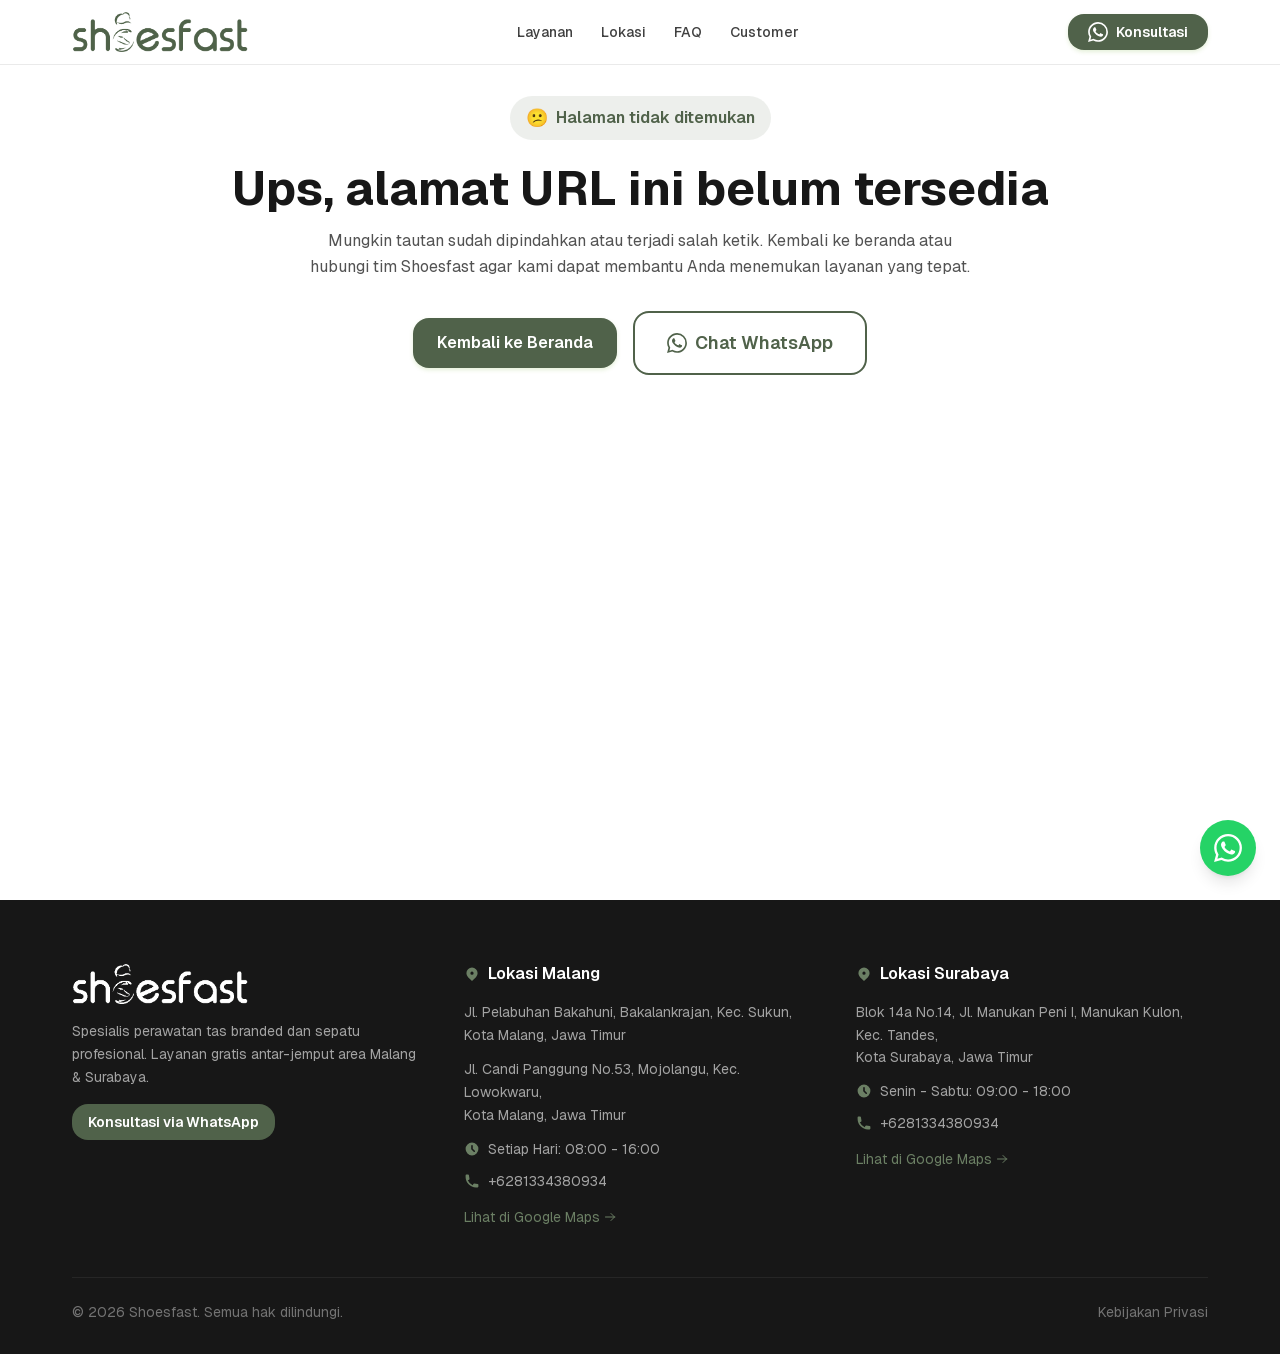
<file: 404/index.html>
<!DOCTYPE html><!--Uaj_7CMYdNmYsTwA8hBMT--><html lang="id"><head><meta charSet="utf-8"/><meta name="viewport" content="width=device-width, initial-scale=1"/><link rel="preload" as="image" href="/images/logo-shoesfast.png"/><link rel="stylesheet" href="/_next/static/chunks/b9d72a461e67cee8.css" data-precedence="next"/><link rel="preload" as="script" fetchPriority="low" href="/_next/static/chunks/836c73999f35f6b7.js"/><script src="/_next/static/chunks/236f7e5abd6f09ff.js" async=""></script><script src="/_next/static/chunks/3151069120227279.js" async=""></script><script src="/_next/static/chunks/349ff5d670a6f4a0.js" async=""></script><script src="/_next/static/chunks/turbopack-336bdd63fa0ebe55.js" async=""></script><script src="/_next/static/chunks/e42108ed732b99e9.js" async=""></script><script src="/_next/static/chunks/ff1a16fafef87110.js" async=""></script><script src="/_next/static/chunks/7340adf74ff47ec0.js" async=""></script><meta name="robots" content="noindex"/><meta name="next-size-adjust" content=""/><title>Shoesfast - Spesialis Perawatan Tas Branded &amp; Sepatu di Malang &amp; Surabaya</title><meta name="description" content="Shoesfast menyediakan layanan cuci sepatu, spa tas branded, dan reparasi profesional dengan antar-jemput gratis area Malang &amp; Surabaya."/><meta name="keywords" content="cuci sepatu malang,spa tas branded malang,cuci sepatu surabaya,spa tas branded surabaya,reparasi tas branded,perawatan sepatu,shoesfast"/><meta name="robots" content="index, follow"/><meta name="googlebot" content="index, follow, max-video-preview:-1, max-image-preview:large, max-snippet:-1"/><link rel="canonical" href="https://shoesfast.id/"/><meta property="og:title" content="Shoesfast - Spesialis Perawatan Tas Branded &amp; Sepatu"/><meta property="og:description" content="Shoesfast menyediakan layanan cuci sepatu, spa tas branded, dan reparasi profesional dengan antar-jemput gratis area Malang &amp; Surabaya."/><meta property="og:url" content="https://shoesfast.id/"/><meta property="og:site_name" content="Shoesfast"/><meta property="og:locale" content="id_ID"/><meta property="og:image" content="https://images.unsplash.com/photo-1497366216548-37526070297c?w=1200&amp;q=80"/><meta property="og:image:width" content="1200"/><meta property="og:image:height" content="630"/><meta property="og:image:alt" content="Shoesfast - Perawatan Tas &amp; Sepatu Profesional"/><meta property="og:type" content="website"/><meta name="twitter:card" content="summary_large_image"/><meta name="twitter:title" content="Shoesfast - Perawatan Tas &amp; Sepatu Profesional"/><meta name="twitter:description" content="Shoesfast menyediakan layanan cuci sepatu, spa tas branded, dan reparasi profesional dengan antar-jemput gratis area Malang &amp; Surabaya."/><meta name="twitter:image" content="https://images.unsplash.com/photo-1497366216548-37526070297c?w=1200&amp;q=80"/><link rel="icon" href="/favicon.ico?favicon.f319c5b2.ico" sizes="48x48" type="image/x-icon"/><script src="/_next/static/chunks/a6dad97d9634a72d.js" noModule=""></script></head><body class="geist_a71539c9-module__T19VSG__variable geist_mono_8d43a2aa-module__8Li5zG__variable antialiased"><div hidden=""><!--$--><!--/$--></div><div aria-hidden="true" class="fixed inset-0 z-[60] flex items-center justify-center bg-white transition-opacity duration-500 opacity-100"><div class="absolute top-1/4 left-1/4 w-64 h-64 bg-primary/10 rounded-full blur-3xl"></div><div class="absolute bottom-1/4 right-1/4 w-72 h-72 bg-secondary/10 rounded-full blur-3xl"></div><div class="absolute inset-0 bg-gradient-to-br from-primary/0 via-white to-primary/5"></div><div class="relative z-10 flex flex-col items-center px-6"><div class="relative mb-7"><span class="absolute inset-0 bg-primary/30 rounded-3xl blur-2xl animate-pulse"></span><span class="absolute inset-0 rounded-3xl ring-1 ring-primary/20 animate-ping"></span><div class="relative w-20 h-20 rounded-3xl bg-gradient-to-br from-primary to-primary-hover flex items-center justify-center shadow-xl shadow-primary/20"><span class="text-white text-4xl font-bold tracking-tight">S</span></div></div><div class="text-3xl font-bold text-gray-900 tracking-tight animate-fade-in-up">Shoesfast</div><p class="text-sm text-gray-500 mt-1.5 animate-fade-in-up delay-100">Spesialis Tas Branded &amp; Sepatu</p><div class="flex gap-1.5 mt-8 animate-fade-in-up delay-200"><span class="w-2 h-2 bg-primary rounded-full animate-bounce" style="animation-delay:0ms"></span><span class="w-2 h-2 bg-primary rounded-full animate-bounce" style="animation-delay:150ms"></span><span class="w-2 h-2 bg-primary rounded-full animate-bounce" style="animation-delay:300ms"></span></div></div></div><header class="fixed top-0 inset-x-0 z-40 bg-white/85 backdrop-blur-md border-b border-gray-200/80"><nav class="mx-auto w-full max-w-[var(--container-max-width)] px-4 sm:px-6 lg:px-8 h-16 flex items-center justify-between gap-4"><button type="button" aria-label="Shoesfast — scroll ke atas" class="flex items-center cursor-pointer group"><img alt="Shoesfast" width="558" height="127" decoding="async" data-nimg="1" class="h-9 md:h-10 w-auto group-hover:scale-105 transition-transform" style="color:transparent" src="/images/logo-shoesfast.png"/></button><ul class="hidden lg:flex items-center gap-1"><li><a class="px-3 py-2 text-sm font-medium rounded-lg transition-colors whitespace-nowrap text-gray-700 hover:text-primary hover:bg-primary/5" href="/#layanan">Layanan</a></li><li><a class="px-3 py-2 text-sm font-medium rounded-lg transition-colors whitespace-nowrap text-gray-700 hover:text-primary hover:bg-primary/5" href="/#lokasi">Lokasi</a></li><li><a class="px-3 py-2 text-sm font-medium rounded-lg transition-colors whitespace-nowrap text-gray-700 hover:text-primary hover:bg-primary/5" href="/#faq">FAQ</a></li><li><a target="_blank" rel="noopener noreferrer" class="px-3 py-2 text-sm font-medium rounded-lg transition-colors whitespace-nowrap text-gray-700 hover:text-primary hover:bg-primary/5" href="https://customer.shoesfast.id">Customer</a></li></ul><div class="hidden lg:block"><a href="https://wa.me/6281334380934?text=Halo%20Shoesfast%2C%20saya%20mau%20konsultasi." target="_blank" rel="noopener noreferrer" class="inline-flex items-center justify-center gap-2 px-8 py-4 rounded-lg font-semibold text-lg transition-all duration-300 bg-primary text-white hover:bg-primary-hover shadow-[var(--shadow-button)] !px-5 !py-2 !text-sm"><svg class="w-5 h-5" fill="currentColor" viewBox="0 0 24 24" aria-hidden="true"><path d="M17.472 14.382c-.297-.149-1.758-.867-2.03-.967-.273-.099-.471-.148-.67.15-.197.297-.767.966-.94 1.164-.173.199-.347.223-.644.075-.297-.15-1.255-.463-2.39-1.475-.883-.788-1.48-1.761-1.653-2.059-.173-.297-.018-.458.13-.606.134-.133.298-.347.446-.52.149-.174.198-.298.298-.497.099-.198.05-.371-.025-.52-.075-.149-.669-1.612-.916-2.207-.242-.579-.487-.5-.669-.51-.173-.008-.371-.01-.57-.01-.198 0-.52.074-.792.372-.272.297-1.04 1.016-1.04 2.479 0 1.462 1.065 2.875 1.213 3.074.149.198 2.096 3.2 5.077 4.487.709.306 1.262.489 1.694.625.712.227 1.36.195 1.871.118.571-.085 1.758-.719 2.006-1.413.248-.694.248-1.289.173-1.413-.074-.124-.272-.198-.57-.347m-5.421 7.403h-.004a9.87 9.87 0 01-5.031-1.378l-.361-.214-3.741.982.998-3.648-.235-.374a9.86 9.86 0 01-1.51-5.26c.001-5.45 4.436-9.884 9.888-9.884 2.64 0 5.122 1.03 6.988 2.898a9.825 9.825 0 012.893 6.994c-.003 5.45-4.437 9.884-9.885 9.884m8.413-18.297A11.815 11.815 0 0012.05 0C5.495 0 .16 5.335.157 11.892c0 2.096.547 4.142 1.588 5.945L.057 24l6.305-1.654a11.882 11.882 0 005.683 1.448h.005c6.554 0 11.89-5.335 11.893-11.893a11.821 11.821 0 00-3.48-8.413z"></path></svg>Konsultasi</a></div><button type="button" aria-label="Toggle menu" aria-expanded="false" class="lg:hidden p-2 text-gray-700 hover:bg-gray-100 rounded-lg transition-colors"><svg class="w-6 h-6" fill="none" stroke="currentColor" viewBox="0 0 24 24"><path stroke-linecap="round" stroke-linejoin="round" stroke-width="2" d="M4 6h16M4 12h16M4 18h16"></path></svg></button></nav><div class="lg:hidden border-t border-gray-200 bg-white overflow-hidden transition-[max-height,opacity] duration-300 ease-out max-h-0 opacity-0"><ul class="px-4 py-4 space-y-1"><li><a class="block px-3 py-2.5 rounded-lg text-base font-medium transition-colors text-gray-700 hover:bg-gray-50" href="/#layanan">Layanan</a></li><li><a class="block px-3 py-2.5 rounded-lg text-base font-medium transition-colors text-gray-700 hover:bg-gray-50" href="/#lokasi">Lokasi</a></li><li><a class="block px-3 py-2.5 rounded-lg text-base font-medium transition-colors text-gray-700 hover:bg-gray-50" href="/#faq">FAQ</a></li><li><a target="_blank" rel="noopener noreferrer" class="block px-3 py-2.5 rounded-lg text-base font-medium transition-colors text-gray-700 hover:bg-gray-50" href="https://customer.shoesfast.id">Customer</a></li><li class="pt-3"><a href="https://wa.me/6281334380934?text=Halo%20Shoesfast%2C%20saya%20mau%20konsultasi." target="_blank" rel="noopener noreferrer" class="inline-flex items-center justify-center gap-2 px-8 py-4 rounded-lg font-semibold text-lg transition-all duration-300 bg-primary text-white hover:bg-primary-hover shadow-[var(--shadow-button)] w-full"><svg class="w-5 h-5" fill="currentColor" viewBox="0 0 24 24" aria-hidden="true"><path d="M17.472 14.382c-.297-.149-1.758-.867-2.03-.967-.273-.099-.471-.148-.67.15-.197.297-.767.966-.94 1.164-.173.199-.347.223-.644.075-.297-.15-1.255-.463-2.39-1.475-.883-.788-1.48-1.761-1.653-2.059-.173-.297-.018-.458.13-.606.134-.133.298-.347.446-.52.149-.174.198-.298.298-.497.099-.198.05-.371-.025-.52-.075-.149-.669-1.612-.916-2.207-.242-.579-.487-.5-.669-.51-.173-.008-.371-.01-.57-.01-.198 0-.52.074-.792.372-.272.297-1.04 1.016-1.04 2.479 0 1.462 1.065 2.875 1.213 3.074.149.198 2.096 3.2 5.077 4.487.709.306 1.262.489 1.694.625.712.227 1.36.195 1.871.118.571-.085 1.758-.719 2.006-1.413.248-.694.248-1.289.173-1.413-.074-.124-.272-.198-.57-.347m-5.421 7.403h-.004a9.87 9.87 0 01-5.031-1.378l-.361-.214-3.741.982.998-3.648-.235-.374a9.86 9.86 0 01-1.51-5.26c.001-5.45 4.436-9.884 9.888-9.884 2.64 0 5.122 1.03 6.988 2.898a9.825 9.825 0 012.893 6.994c-.003 5.45-4.437 9.884-9.885 9.884m8.413-18.297A11.815 11.815 0 0012.05 0C5.495 0 .16 5.335.157 11.892c0 2.096.547 4.142 1.588 5.945L.057 24l6.305-1.654a11.882 11.882 0 005.683 1.448h.005c6.554 0 11.89-5.335 11.893-11.893a11.821 11.821 0 00-3.48-8.413z"></path></svg>Konsultasi via WhatsApp</a></li></ul></div></header><main class="bg-white min-h-screen flex flex-col"><section class="bg-white text-gray-900 flex-1 py-24"><div class="mx-auto w-full max-w-[var(--container-max-width)] px-4 sm:px-6 lg:px-8 text-center"><p class="inline-flex items-center gap-2 px-4 py-2 bg-primary/10 text-primary rounded-full font-semibold mb-6"><span class="text-lg">😕</span>Halaman tidak ditemukan</p><h1 class="text-4xl md:text-5xl font-bold text-gray-900 mb-4">Ups, alamat URL ini belum tersedia</h1><p class="text-gray-600 max-w-2xl mx-auto mb-8">Mungkin tautan sudah dipindahkan atau terjadi salah ketik. Kembali ke beranda atau hubungi tim Shoesfast agar kami dapat membantu Anda menemukan layanan yang tepat.</p><div class="flex flex-col sm:flex-row items-center justify-center gap-4"><a class="inline-flex items-center justify-center px-6 py-3 bg-primary text-white rounded-lg font-semibold shadow-[var(--shadow-button)] hover:bg-primary-hover" href="/">Kembali ke Beranda</a><a href="https://wa.me/6281334380934?text=Halo%20Shoesfast%2C%20saya%20mau%20konsultasi." target="_blank" rel="noopener noreferrer" class="inline-flex items-center justify-center gap-2 px-8 py-4 rounded-lg font-semibold text-lg transition-all duration-300 bg-white text-primary border-2 border-primary hover:bg-primary hover:text-white "><svg class="w-5 h-5" fill="currentColor" viewBox="0 0 24 24" aria-hidden="true"><path d="M17.472 14.382c-.297-.149-1.758-.867-2.03-.967-.273-.099-.471-.148-.67.15-.197.297-.767.966-.94 1.164-.173.199-.347.223-.644.075-.297-.15-1.255-.463-2.39-1.475-.883-.788-1.48-1.761-1.653-2.059-.173-.297-.018-.458.13-.606.134-.133.298-.347.446-.52.149-.174.198-.298.298-.497.099-.198.05-.371-.025-.52-.075-.149-.669-1.612-.916-2.207-.242-.579-.487-.5-.669-.51-.173-.008-.371-.01-.57-.01-.198 0-.52.074-.792.372-.272.297-1.04 1.016-1.04 2.479 0 1.462 1.065 2.875 1.213 3.074.149.198 2.096 3.2 5.077 4.487.709.306 1.262.489 1.694.625.712.227 1.36.195 1.871.118.571-.085 1.758-.719 2.006-1.413.248-.694.248-1.289.173-1.413-.074-.124-.272-.198-.57-.347m-5.421 7.403h-.004a9.87 9.87 0 01-5.031-1.378l-.361-.214-3.741.982.998-3.648-.235-.374a9.86 9.86 0 01-1.51-5.26c.001-5.45 4.436-9.884 9.888-9.884 2.64 0 5.122 1.03 6.988 2.898a9.825 9.825 0 012.893 6.994c-.003 5.45-4.437 9.884-9.885 9.884m8.413-18.297A11.815 11.815 0 0012.05 0C5.495 0 .16 5.335.157 11.892c0 2.096.547 4.142 1.588 5.945L.057 24l6.305-1.654a11.882 11.882 0 005.683 1.448h.005c6.554 0 11.89-5.335 11.893-11.893a11.821 11.821 0 00-3.48-8.413z"></path></svg>Chat WhatsApp</a></div></div></section></main><!--$--><!--/$--><footer class="bg-gray-900 text-gray-400 pt-16 pb-8"><div class="mx-auto w-full max-w-[var(--container-max-width)] px-4 sm:px-6 lg:px-8 "><div class="grid grid-cols-1 md:grid-cols-3 gap-10"><div><img alt="Shoesfast" loading="lazy" width="558" height="127" decoding="async" data-nimg="1" class="h-10 w-auto mb-4" style="color:transparent" src="/images/logo-shoesfast-putih.png"/><p class="text-sm leading-relaxed mb-4">Spesialis perawatan tas branded dan sepatu profesional. Layanan gratis antar-jemput area Malang &amp; Surabaya.</p><a href="https://wa.me/6281334380934?text=Halo%20Shoesfast%2C%20saya%20mau%20konsultasi." target="_blank" rel="noopener noreferrer" class="inline-flex items-center gap-2 px-4 py-2 bg-primary text-white rounded-lg text-sm font-semibold hover:bg-primary-hover transition-colors">Konsultasi via WhatsApp</a></div><div><h4 class="text-white font-semibold mb-4 flex items-center gap-2"><span class="text-primary-light"><svg class="w-4 h-4" fill="currentColor" viewBox="0 0 20 20" aria-hidden="true"><path fill-rule="evenodd" d="M5.05 4.05a7 7 0 119.9 9.9L10 18.9l-4.95-4.95a7 7 0 010-9.9zM10 11a2 2 0 100-4 2 2 0 000 4z" clip-rule="evenodd"></path></svg></span>Lokasi <!-- -->Malang</h4><ul class="space-y-3 text-sm"><li class="leading-relaxed">Jl. Pelabuhan Bakahuni, Bakalankrajan, Kec. Sukun<!-- -->,<br/>Kota Malang, Jawa Timur</li><li class="leading-relaxed">Jl. Candi Panggung No.53, Mojolangu, Kec. Lowokwaru<!-- -->,<br/>Kota Malang, Jawa Timur</li><li class="flex items-start gap-2"><span class="text-primary-light flex-shrink-0 mt-0.5"><svg class="w-4 h-4" fill="currentColor" viewBox="0 0 20 20" aria-hidden="true"><path fill-rule="evenodd" d="M10 18a8 8 0 100-16 8 8 0 000 16zm1-12a1 1 0 10-2 0v4a1 1 0 00.293.707l2.828 2.829a1 1 0 101.415-1.415L11 9.586V6z" clip-rule="evenodd"></path></svg></span><span>Setiap Hari: 08:00 - 16:00</span></li><li class="flex items-start gap-2"><span class="text-primary-light flex-shrink-0 mt-0.5"><svg class="w-4 h-4" fill="currentColor" viewBox="0 0 20 20" aria-hidden="true"><path d="M2 3a1 1 0 011-1h2.153a1 1 0 01.986.836l.74 4.435a1 1 0 01-.54 1.06l-1.548.773a11.037 11.037 0 006.105 6.105l.774-1.548a1 1 0 011.059-.54l4.435.74a1 1 0 01.836.986V17a1 1 0 01-1 1h-2C7.82 18 2 12.18 2 5V3z"></path></svg></span><a href="https://wa.me/6281334380934?text=Halo%20Shoesfast%2C%20saya%20mau%20konsultasi." target="_blank" rel="noopener noreferrer" class="hover:text-white transition-colors">+<!-- -->6281334380934</a></li></ul><a href="https://maps.app.goo.gl/wsC919qcmVZXN9v99" target="_blank" rel="noopener noreferrer" class="inline-flex items-center gap-1 text-sm text-primary-light hover:text-white mt-4 transition-colors">Lihat di Google Maps<svg class="w-3 h-3" fill="none" stroke="currentColor" viewBox="0 0 24 24" aria-hidden="true"><path stroke-linecap="round" stroke-linejoin="round" stroke-width="2" d="M14 5l7 7m0 0l-7 7m7-7H3"></path></svg></a></div><div><h4 class="text-white font-semibold mb-4 flex items-center gap-2"><span class="text-primary-light"><svg class="w-4 h-4" fill="currentColor" viewBox="0 0 20 20" aria-hidden="true"><path fill-rule="evenodd" d="M5.05 4.05a7 7 0 119.9 9.9L10 18.9l-4.95-4.95a7 7 0 010-9.9zM10 11a2 2 0 100-4 2 2 0 000 4z" clip-rule="evenodd"></path></svg></span>Lokasi <!-- -->Surabaya</h4><ul class="space-y-3 text-sm"><li class="leading-relaxed">Blok 14a No.14, Jl. Manukan Peni I, Manukan Kulon, Kec. Tandes<!-- -->,<br/>Kota Surabaya, Jawa Timur</li><li class="flex items-start gap-2"><span class="text-primary-light flex-shrink-0 mt-0.5"><svg class="w-4 h-4" fill="currentColor" viewBox="0 0 20 20" aria-hidden="true"><path fill-rule="evenodd" d="M10 18a8 8 0 100-16 8 8 0 000 16zm1-12a1 1 0 10-2 0v4a1 1 0 00.293.707l2.828 2.829a1 1 0 101.415-1.415L11 9.586V6z" clip-rule="evenodd"></path></svg></span><span>Senin - Sabtu: 09:00 - 18:00</span></li><li class="flex items-start gap-2"><span class="text-primary-light flex-shrink-0 mt-0.5"><svg class="w-4 h-4" fill="currentColor" viewBox="0 0 20 20" aria-hidden="true"><path d="M2 3a1 1 0 011-1h2.153a1 1 0 01.986.836l.74 4.435a1 1 0 01-.54 1.06l-1.548.773a11.037 11.037 0 006.105 6.105l.774-1.548a1 1 0 011.059-.54l4.435.74a1 1 0 01.836.986V17a1 1 0 01-1 1h-2C7.82 18 2 12.18 2 5V3z"></path></svg></span><a href="https://wa.me/6281334380934?text=Halo%20Shoesfast%2C%20saya%20mau%20konsultasi." target="_blank" rel="noopener noreferrer" class="hover:text-white transition-colors">+<!-- -->6281334380934</a></li></ul><a href="https://maps.app.goo.gl/vLWa94cP7HTCLJkb7" target="_blank" rel="noopener noreferrer" class="inline-flex items-center gap-1 text-sm text-primary-light hover:text-white mt-4 transition-colors">Lihat di Google Maps<svg class="w-3 h-3" fill="none" stroke="currentColor" viewBox="0 0 24 24" aria-hidden="true"><path stroke-linecap="round" stroke-linejoin="round" stroke-width="2" d="M14 5l7 7m0 0l-7 7m7-7H3"></path></svg></a></div></div><div class="mt-12 pt-6 border-t border-gray-800 text-sm text-gray-500 flex flex-col sm:flex-row items-center justify-between gap-3"><p>© <!-- -->2026<!-- --> <!-- -->Shoesfast<!-- -->. Semua hak dilindungi.</p><a href="/kebijakan-privasi" class="hover:text-white transition-colors">Kebijakan Privasi</a></div></div></footer><a href="https://wa.me/6281334380934?text=Halo%20Shoesfast%2C%20saya%20mau%20konsultasi." target="_blank" rel="noopener noreferrer" aria-label="Chat WhatsApp" class="fixed bottom-6 right-6 z-30 w-14 h-14 rounded-full bg-[#25D366] text-white flex items-center justify-center shadow-lg hover:scale-110 transition-transform"><svg class="w-7 h-7" fill="currentColor" viewBox="0 0 24 24" aria-hidden="true"><path d="M17.472 14.382c-.297-.149-1.758-.867-2.03-.967-.273-.099-.471-.148-.67.15-.197.297-.767.966-.94 1.164-.173.199-.347.223-.644.075-.297-.15-1.255-.463-2.39-1.475-.883-.788-1.48-1.761-1.653-2.059-.173-.297-.018-.458.13-.606.134-.133.298-.347.446-.52.149-.174.198-.298.298-.497.099-.198.05-.371-.025-.52-.075-.149-.669-1.612-.916-2.207-.242-.579-.487-.5-.669-.51-.173-.008-.371-.01-.57-.01-.198 0-.52.074-.792.372-.272.297-1.04 1.016-1.04 2.479 0 1.462 1.065 2.875 1.213 3.074.149.198 2.096 3.2 5.077 4.487.709.306 1.262.489 1.694.625.712.227 1.36.195 1.871.118.571-.085 1.758-.719 2.006-1.413.248-.694.248-1.289.173-1.413-.074-.124-.272-.198-.57-.347m-5.421 7.403h-.004a9.87 9.87 0 01-5.031-1.378l-.361-.214-3.741.982.998-3.648-.235-.374a9.86 9.86 0 01-1.51-5.26c.001-5.45 4.436-9.884 9.888-9.884 2.64 0 5.122 1.03 6.988 2.898a9.825 9.825 0 012.893 6.994c-.003 5.45-4.437 9.884-9.885 9.884m8.413-18.297A11.815 11.815 0 0012.05 0C5.495 0 .16 5.335.157 11.892c0 2.096.547 4.142 1.588 5.945L.057 24l6.305-1.654a11.882 11.882 0 005.683 1.448h.005c6.554 0 11.89-5.335 11.893-11.893a11.821 11.821 0 00-3.48-8.413z"></path></svg></a><script src="/_next/static/chunks/836c73999f35f6b7.js" id="_R_" async=""></script><script>(self.__next_f=self.__next_f||[]).push([0])</script><script>self.__next_f.push([1,"1:\"$Sreact.fragment\"\n2:I[98261,[\"/_next/static/chunks/e42108ed732b99e9.js\"],\"default\"]\n3:I[7988,[\"/_next/static/chunks/e42108ed732b99e9.js\"],\"default\"]\n4:I[39756,[\"/_next/static/chunks/ff1a16fafef87110.js\",\"/_next/static/chunks/7340adf74ff47ec0.js\"],\"default\"]\n5:I[37457,[\"/_next/static/chunks/ff1a16fafef87110.js\",\"/_next/static/chunks/7340adf74ff47ec0.js\"],\"default\"]\n6:I[22016,[\"/_next/static/chunks/e42108ed732b99e9.js\"],\"\"]\n7:I[63979,[\"/_next/static/chunks/e42108ed732b99e9.js\"],\"default\"]\n8:I[5500,[\"/_next/static/chunks/e42108ed732b99e9.js\"],\"Image\"]\n12:I[68027,[\"/_next/static/chunks/ff1a16fafef87110.js\",\"/_next/static/chunks/7340adf74ff47ec0.js\"],\"default\"]\n:HL[\"/_next/static/chunks/b9d72a461e67cee8.css\",\"style\"]\n"])</script><script>self.__next_f.push([1,"0:{\"P\":null,\"b\":\"Uaj_7CMYdNmYsTwA8hBMT\",\"c\":[\"\",\"_not-found\",\"\"],\"q\":\"\",\"i\":false,\"f\":[[[\"\",{\"children\":[\"/_not-found\",{\"children\":[\"__PAGE__\",{}]}]},\"$undefined\",\"$undefined\",true],[[\"$\",\"$1\",\"c\",{\"children\":[[[\"$\",\"link\",\"0\",{\"rel\":\"stylesheet\",\"href\":\"/_next/static/chunks/b9d72a461e67cee8.css\",\"precedence\":\"next\",\"crossOrigin\":\"$undefined\",\"nonce\":\"$undefined\"}],[\"$\",\"script\",\"script-0\",{\"src\":\"/_next/static/chunks/e42108ed732b99e9.js\",\"async\":true,\"nonce\":\"$undefined\"}]],[\"$\",\"html\",null,{\"lang\":\"id\",\"children\":[\"$\",\"body\",null,{\"className\":\"geist_a71539c9-module__T19VSG__variable geist_mono_8d43a2aa-module__8Li5zG__variable antialiased\",\"children\":[false,[\"$\",\"$L2\",null,{}],[\"$\",\"$L3\",null,{}],[\"$\",\"$L4\",null,{\"parallelRouterKey\":\"children\",\"error\":\"$undefined\",\"errorStyles\":\"$undefined\",\"errorScripts\":\"$undefined\",\"template\":[\"$\",\"$L5\",null,{}],\"templateStyles\":\"$undefined\",\"templateScripts\":\"$undefined\",\"notFound\":[[\"$\",\"main\",null,{\"className\":\"bg-white min-h-screen flex flex-col\",\"children\":[\"$\",\"section\",null,{\"id\":\"$undefined\",\"className\":\"bg-white text-gray-900 flex-1 py-24\",\"children\":[\"$\",\"div\",null,{\"className\":\"mx-auto w-full max-w-[var(--container-max-width)] px-4 sm:px-6 lg:px-8 text-center\",\"children\":[[\"$\",\"p\",null,{\"className\":\"inline-flex items-center gap-2 px-4 py-2 bg-primary/10 text-primary rounded-full font-semibold mb-6\",\"children\":[[\"$\",\"span\",null,{\"className\":\"text-lg\",\"children\":\"😕\"}],\"Halaman tidak ditemukan\"]}],[\"$\",\"h1\",null,{\"className\":\"text-4xl md:text-5xl font-bold text-gray-900 mb-4\",\"children\":\"Ups, alamat URL ini belum tersedia\"}],[\"$\",\"p\",null,{\"className\":\"text-gray-600 max-w-2xl mx-auto mb-8\",\"children\":\"Mungkin tautan sudah dipindahkan atau terjadi salah ketik. Kembali ke beranda atau hubungi tim Shoesfast agar kami dapat membantu Anda menemukan layanan yang tepat.\"}],[\"$\",\"div\",null,{\"className\":\"flex flex-col sm:flex-row items-center justify-center gap-4\",\"children\":[[\"$\",\"$L6\",null,{\"href\":\"/\",\"className\":\"inline-flex items-center justify-center px-6 py-3 bg-primary text-white rounded-lg font-semibold shadow-[var(--shadow-button)] hover:bg-primary-hover\",\"children\":\"Kembali ke Beranda\"}],[\"$\",\"$L7\",null,{\"phoneNumber\":\"6281334380934\",\"message\":\"Halo Shoesfast, saya mau konsultasi.\",\"variant\":\"secondary\",\"children\":\"Chat WhatsApp\"}]]}]]}]}]}],[]],\"forbidden\":\"$undefined\",\"unauthorized\":\"$undefined\"}],[\"$\",\"footer\",null,{\"className\":\"bg-gray-900 text-gray-400 pt-16 pb-8\",\"children\":[\"$\",\"div\",null,{\"className\":\"mx-auto w-full max-w-[var(--container-max-width)] px-4 sm:px-6 lg:px-8 \",\"children\":[[\"$\",\"div\",null,{\"className\":\"grid grid-cols-1 md:grid-cols-3 gap-10\",\"children\":[[\"$\",\"div\",null,{\"children\":[[\"$\",\"$L8\",null,{\"src\":\"/images/logo-shoesfast-putih.png\",\"alt\":\"Shoesfast\",\"width\":558,\"height\":127,\"className\":\"h-10 w-auto mb-4\"}],[\"$\",\"p\",null,{\"className\":\"text-sm leading-relaxed mb-4\",\"children\":\"Spesialis perawatan tas branded dan sepatu profesional. Layanan gratis antar-jemput area Malang \u0026 Surabaya.\"}],[\"$\",\"a\",null,{\"href\":\"https://wa.me/6281334380934?text=Halo%20Shoesfast%2C%20saya%20mau%20konsultasi.\",\"target\":\"_blank\",\"rel\":\"noopener noreferrer\",\"className\":\"inline-flex items-center gap-2 px-4 py-2 bg-primary text-white rounded-lg text-sm font-semibold hover:bg-primary-hover transition-colors\",\"children\":\"Konsultasi via WhatsApp\"}]]}],[\"$\",\"div\",null,{\"children\":[[\"$\",\"h4\",null,{\"className\":\"text-white font-semibold mb-4 flex items-center gap-2\",\"children\":[[\"$\",\"span\",null,{\"className\":\"text-primary-light\",\"children\":[\"$\",\"svg\",null,{\"className\":\"w-4 h-4\",\"fill\":\"currentColor\",\"viewBox\":\"0 0 20 20\",\"aria-hidden\":\"true\",\"children\":[\"$\",\"path\",null,{\"fillRule\":\"evenodd\",\"d\":\"M5.05 4.05a7 7 0 119.9 9.9L10 18.9l-4.95-4.95a7 7 0 010-9.9zM10 11a2 2 0 100-4 2 2 0 000 4z\",\"clipRule\":\"evenodd\"}]}]}],\"Lokasi \",\"Malang\"]}],[\"$\",\"ul\",null,{\"className\":\"space-y-3 text-sm\",\"children\":[[\"$\",\"li\",null,{\"className\":\"leading-relaxed\",\"children\":[\"Jl. Pelabuhan Bakahuni, Bakalankrajan, Kec. Sukun\",\",\",[\"$\",\"br\",null,{}],\"Kota Malang, Jawa Timur\"]}],[\"$\",\"li\",null,{\"className\":\"leading-relaxed\",\"children\":[\"Jl. Candi Panggung No.53, Mojolangu, Kec. Lowokwaru\",\",\",[\"$\",\"br\",null,{}],\"Kota Malang, Jawa Timur\"]}],[\"$\",\"li\",null,{\"className\":\"flex items-start gap-2\",\"children\":[[\"$\",\"span\",null,{\"className\":\"text-primary-light flex-shrink-0 mt-0.5\",\"children\":[\"$\",\"svg\",null,{\"className\":\"w-4 h-4\",\"fill\":\"currentColor\",\"viewBox\":\"0 0 20 20\",\"aria-hidden\":\"true\",\"children\":[\"$\",\"path\",null,{\"fillRule\":\"evenodd\",\"d\":\"M10 18a8 8 0 100-16 8 8 0 000 16zm1-12a1 1 0 10-2 0v4a1 1 0 00.293.707l2.828 2.829a1 1 0 101.415-1.415L11 9.586V6z\",\"clipRule\":\"evenodd\"}]}]}],\"$L9\"]}],\"$La\"]}],\"$Lb\"]}],\"$Lc\"]}],\"$Ld\"]}]}],\"$Le\"]}]}]]}],{\"children\":[\"$Lf\",{\"children\":[\"$L10\",{},null,false,false]},null,false,false]},null,false,false],\"$L11\",false]],\"m\":\"$undefined\",\"G\":[\"$12\",\"$undefined\"],\"S\":true}\n"])</script><script>self.__next_f.push([1,"13:I[86094,[\"/_next/static/chunks/e42108ed732b99e9.js\"],\"default\"]\n14:I[97367,[\"/_next/static/chunks/ff1a16fafef87110.js\",\"/_next/static/chunks/7340adf74ff47ec0.js\"],\"OutletBoundary\"]\n15:\"$Sreact.suspense\"\n17:I[97367,[\"/_next/static/chunks/ff1a16fafef87110.js\",\"/_next/static/chunks/7340adf74ff47ec0.js\"],\"ViewportBoundary\"]\n19:I[97367,[\"/_next/static/chunks/ff1a16fafef87110.js\",\"/_next/static/chunks/7340adf74ff47ec0.js\"],\"MetadataBoundary\"]\n9:[\"$\",\"span\",null,{\"children\":\"Setiap Hari: 08:00 - 16:00\"}]\na:[\"$\",\"li\",null,{\"className\":\"flex items-start gap-2\",\"children\":[[\"$\",\"span\",null,{\"className\":\"text-primary-light flex-shrink-0 mt-0.5\",\"children\":[\"$\",\"svg\",null,{\"className\":\"w-4 h-4\",\"fill\":\"currentColor\",\"viewBox\":\"0 0 20 20\",\"aria-hidden\":\"true\",\"children\":[\"$\",\"path\",null,{\"d\":\"M2 3a1 1 0 011-1h2.153a1 1 0 01.986.836l.74 4.435a1 1 0 01-.54 1.06l-1.548.773a11.037 11.037 0 006.105 6.105l.774-1.548a1 1 0 011.059-.54l4.435.74a1 1 0 01.836.986V17a1 1 0 01-1 1h-2C7.82 18 2 12.18 2 5V3z\"}]}]}],[\"$\",\"a\",null,{\"href\":\"https://wa.me/6281334380934?text=Halo%20Shoesfast%2C%20saya%20mau%20konsultasi.\",\"target\":\"_blank\",\"rel\":\"noopener noreferrer\",\"className\":\"hover:text-white transition-colors\",\"children\":[\"+\",\"6281334380934\"]}]]}]\nb:[\"$\",\"a\",null,{\"href\":\"https://maps.app.goo.gl/wsC919qcmVZXN9v99\",\"target\":\"_blank\",\"rel\":\"noopener noreferrer\",\"className\":\"inline-flex items-center gap-1 text-sm text-primary-light hover:text-white mt-4 transition-colors\",\"children\":[\"Lihat di Google Maps\",[\"$\",\"svg\",null,{\"className\":\"w-3 h-3\",\"fill\":\"none\",\"stroke\":\"currentColor\",\"viewBox\":\"0 0 24 24\",\"aria-hidden\":\"true\",\"children\":[\"$\",\"path\",null,{\"strokeLinecap\":\"round\",\"strokeLinejoin\":\"round\",\"strokeWidth\":2,\"d\":\"M14 5l7 7m0 0l-7 7m7-7H3\"}]}]]}]\n"])</script><script>self.__next_f.push([1,"c:[\"$\",\"div\",null,{\"children\":[[\"$\",\"h4\",null,{\"className\":\"text-white font-semibold mb-4 flex items-center gap-2\",\"children\":[[\"$\",\"span\",null,{\"className\":\"text-primary-light\",\"children\":[\"$\",\"svg\",null,{\"className\":\"w-4 h-4\",\"fill\":\"currentColor\",\"viewBox\":\"0 0 20 20\",\"aria-hidden\":\"true\",\"children\":[\"$\",\"path\",null,{\"fillRule\":\"evenodd\",\"d\":\"M5.05 4.05a7 7 0 119.9 9.9L10 18.9l-4.95-4.95a7 7 0 010-9.9zM10 11a2 2 0 100-4 2 2 0 000 4z\",\"clipRule\":\"evenodd\"}]}]}],\"Lokasi \",\"Surabaya\"]}],[\"$\",\"ul\",null,{\"className\":\"space-y-3 text-sm\",\"children\":[[\"$\",\"li\",null,{\"className\":\"leading-relaxed\",\"children\":[\"Blok 14a No.14, Jl. Manukan Peni I, Manukan Kulon, Kec. Tandes\",\",\",[\"$\",\"br\",null,{}],\"Kota Surabaya, Jawa Timur\"]}],[\"$\",\"li\",null,{\"className\":\"flex items-start gap-2\",\"children\":[[\"$\",\"span\",null,{\"className\":\"text-primary-light flex-shrink-0 mt-0.5\",\"children\":[\"$\",\"svg\",null,{\"className\":\"w-4 h-4\",\"fill\":\"currentColor\",\"viewBox\":\"0 0 20 20\",\"aria-hidden\":\"true\",\"children\":[\"$\",\"path\",null,{\"fillRule\":\"evenodd\",\"d\":\"M10 18a8 8 0 100-16 8 8 0 000 16zm1-12a1 1 0 10-2 0v4a1 1 0 00.293.707l2.828 2.829a1 1 0 101.415-1.415L11 9.586V6z\",\"clipRule\":\"evenodd\"}]}]}],[\"$\",\"span\",null,{\"children\":\"Senin - Sabtu: 09:00 - 18:00\"}]]}],[\"$\",\"li\",null,{\"className\":\"flex items-start gap-2\",\"children\":[[\"$\",\"span\",null,{\"className\":\"text-primary-light flex-shrink-0 mt-0.5\",\"children\":[\"$\",\"svg\",null,{\"className\":\"w-4 h-4\",\"fill\":\"currentColor\",\"viewBox\":\"0 0 20 20\",\"aria-hidden\":\"true\",\"children\":[\"$\",\"path\",null,{\"d\":\"M2 3a1 1 0 011-1h2.153a1 1 0 01.986.836l.74 4.435a1 1 0 01-.54 1.06l-1.548.773a11.037 11.037 0 006.105 6.105l.774-1.548a1 1 0 011.059-.54l4.435.74a1 1 0 01.836.986V17a1 1 0 01-1 1h-2C7.82 18 2 12.18 2 5V3z\"}]}]}],[\"$\",\"a\",null,{\"href\":\"https://wa.me/6281334380934?text=Halo%20Shoesfast%2C%20saya%20mau%20konsultasi.\",\"target\":\"_blank\",\"rel\":\"noopener noreferrer\",\"className\":\"hover:text-white transition-colors\",\"children\":[\"+\",\"6281334380934\"]}]]}]]}],[\"$\",\"a\",null,{\"href\":\"https://maps.app.goo.gl/vLWa94cP7HTCLJkb7\",\"target\":\"_blank\",\"rel\":\"noopener noreferrer\",\"className\":\"inline-flex items-center gap-1 text-sm text-primary-light hover:text-white mt-4 transition-colors\",\"children\":[\"Lihat di Google Maps\",[\"$\",\"svg\",null,{\"className\":\"w-3 h-3\",\"fill\":\"none\",\"stroke\":\"currentColor\",\"viewBox\":\"0 0 24 24\",\"aria-hidden\":\"true\",\"children\":[\"$\",\"path\",null,{\"strokeLinecap\":\"round\",\"strokeLinejoin\":\"round\",\"strokeWidth\":2,\"d\":\"M14 5l7 7m0 0l-7 7m7-7H3\"}]}]]}]]}]\n"])</script><script>self.__next_f.push([1,"d:[\"$\",\"div\",null,{\"className\":\"mt-12 pt-6 border-t border-gray-800 text-sm text-gray-500 flex flex-col sm:flex-row items-center justify-between gap-3\",\"children\":[[\"$\",\"p\",null,{\"children\":[\"© \",2026,\" \",\"Shoesfast\",\". Semua hak dilindungi.\"]}],[\"$\",\"a\",null,{\"href\":\"/kebijakan-privasi\",\"className\":\"hover:text-white transition-colors\",\"children\":\"Kebijakan Privasi\"}]]}]\ne:[\"$\",\"$L13\",null,{}]\nf:[\"$\",\"$1\",\"c\",{\"children\":[null,[\"$\",\"$L4\",null,{\"parallelRouterKey\":\"children\",\"error\":\"$undefined\",\"errorStyles\":\"$undefined\",\"errorScripts\":\"$undefined\",\"template\":[\"$\",\"$L5\",null,{}],\"templateStyles\":\"$undefined\",\"templateScripts\":\"$undefined\",\"notFound\":\"$undefined\",\"forbidden\":\"$undefined\",\"unauthorized\":\"$undefined\"}]]}]\n"])</script><script>self.__next_f.push([1,"10:[\"$\",\"$1\",\"c\",{\"children\":[[\"$\",\"main\",null,{\"className\":\"bg-white min-h-screen flex flex-col\",\"children\":[\"$\",\"section\",null,{\"id\":\"$undefined\",\"className\":\"bg-white text-gray-900 flex-1 py-24\",\"children\":[\"$\",\"div\",null,{\"className\":\"mx-auto w-full max-w-[var(--container-max-width)] px-4 sm:px-6 lg:px-8 text-center\",\"children\":[[\"$\",\"p\",null,{\"className\":\"inline-flex items-center gap-2 px-4 py-2 bg-primary/10 text-primary rounded-full font-semibold mb-6\",\"children\":[[\"$\",\"span\",null,{\"className\":\"text-lg\",\"children\":\"😕\"}],\"Halaman tidak ditemukan\"]}],[\"$\",\"h1\",null,{\"className\":\"text-4xl md:text-5xl font-bold text-gray-900 mb-4\",\"children\":\"Ups, alamat URL ini belum tersedia\"}],[\"$\",\"p\",null,{\"className\":\"text-gray-600 max-w-2xl mx-auto mb-8\",\"children\":\"Mungkin tautan sudah dipindahkan atau terjadi salah ketik. Kembali ke beranda atau hubungi tim Shoesfast agar kami dapat membantu Anda menemukan layanan yang tepat.\"}],[\"$\",\"div\",null,{\"className\":\"flex flex-col sm:flex-row items-center justify-center gap-4\",\"children\":[[\"$\",\"$L6\",null,{\"href\":\"/\",\"className\":\"inline-flex items-center justify-center px-6 py-3 bg-primary text-white rounded-lg font-semibold shadow-[var(--shadow-button)] hover:bg-primary-hover\",\"children\":\"Kembali ke Beranda\"}],[\"$\",\"$L7\",null,{\"phoneNumber\":\"6281334380934\",\"message\":\"Halo Shoesfast, saya mau konsultasi.\",\"variant\":\"secondary\",\"children\":\"Chat WhatsApp\"}]]}]]}]}]}],null,[\"$\",\"$L14\",null,{\"children\":[\"$\",\"$15\",null,{\"name\":\"Next.MetadataOutlet\",\"children\":\"$@16\"}]}]]}]\n"])</script><script>self.__next_f.push([1,"11:[\"$\",\"$1\",\"h\",{\"children\":[[\"$\",\"meta\",null,{\"name\":\"robots\",\"content\":\"noindex\"}],[\"$\",\"$L17\",null,{\"children\":\"$L18\"}],[\"$\",\"div\",null,{\"hidden\":true,\"children\":[\"$\",\"$L19\",null,{\"children\":[\"$\",\"$15\",null,{\"name\":\"Next.Metadata\",\"children\":\"$L1a\"}]}]}],[\"$\",\"meta\",null,{\"name\":\"next-size-adjust\",\"content\":\"\"}]]}]\n"])</script><script>self.__next_f.push([1,"18:[[\"$\",\"meta\",\"0\",{\"charSet\":\"utf-8\"}],[\"$\",\"meta\",\"1\",{\"name\":\"viewport\",\"content\":\"width=device-width, initial-scale=1\"}]]\n"])</script><script>self.__next_f.push([1,"1b:I[27201,[\"/_next/static/chunks/ff1a16fafef87110.js\",\"/_next/static/chunks/7340adf74ff47ec0.js\"],\"IconMark\"]\n16:null\n"])</script><script>self.__next_f.push([1,"1a:[[\"$\",\"title\",\"0\",{\"children\":\"Shoesfast - Spesialis Perawatan Tas Branded \u0026 Sepatu di Malang \u0026 Surabaya\"}],[\"$\",\"meta\",\"1\",{\"name\":\"description\",\"content\":\"Shoesfast menyediakan layanan cuci sepatu, spa tas branded, dan reparasi profesional dengan antar-jemput gratis area Malang \u0026 Surabaya.\"}],[\"$\",\"meta\",\"2\",{\"name\":\"keywords\",\"content\":\"cuci sepatu malang,spa tas branded malang,cuci sepatu surabaya,spa tas branded surabaya,reparasi tas branded,perawatan sepatu,shoesfast\"}],[\"$\",\"meta\",\"3\",{\"name\":\"robots\",\"content\":\"index, follow\"}],[\"$\",\"meta\",\"4\",{\"name\":\"googlebot\",\"content\":\"index, follow, max-video-preview:-1, max-image-preview:large, max-snippet:-1\"}],[\"$\",\"link\",\"5\",{\"rel\":\"canonical\",\"href\":\"https://shoesfast.id/\"}],[\"$\",\"meta\",\"6\",{\"property\":\"og:title\",\"content\":\"Shoesfast - Spesialis Perawatan Tas Branded \u0026 Sepatu\"}],[\"$\",\"meta\",\"7\",{\"property\":\"og:description\",\"content\":\"Shoesfast menyediakan layanan cuci sepatu, spa tas branded, dan reparasi profesional dengan antar-jemput gratis area Malang \u0026 Surabaya.\"}],[\"$\",\"meta\",\"8\",{\"property\":\"og:url\",\"content\":\"https://shoesfast.id/\"}],[\"$\",\"meta\",\"9\",{\"property\":\"og:site_name\",\"content\":\"Shoesfast\"}],[\"$\",\"meta\",\"10\",{\"property\":\"og:locale\",\"content\":\"id_ID\"}],[\"$\",\"meta\",\"11\",{\"property\":\"og:image\",\"content\":\"https://images.unsplash.com/photo-1497366216548-37526070297c?w=1200\u0026q=80\"}],[\"$\",\"meta\",\"12\",{\"property\":\"og:image:width\",\"content\":\"1200\"}],[\"$\",\"meta\",\"13\",{\"property\":\"og:image:height\",\"content\":\"630\"}],[\"$\",\"meta\",\"14\",{\"property\":\"og:image:alt\",\"content\":\"Shoesfast - Perawatan Tas \u0026 Sepatu Profesional\"}],[\"$\",\"meta\",\"15\",{\"property\":\"og:type\",\"content\":\"website\"}],[\"$\",\"meta\",\"16\",{\"name\":\"twitter:card\",\"content\":\"summary_large_image\"}],[\"$\",\"meta\",\"17\",{\"name\":\"twitter:title\",\"content\":\"Shoesfast - Perawatan Tas \u0026 Sepatu Profesional\"}],[\"$\",\"meta\",\"18\",{\"name\":\"twitter:description\",\"content\":\"Shoesfast menyediakan layanan cuci sepatu, spa tas branded, dan reparasi profesional dengan antar-jemput gratis area Malang \u0026 Surabaya.\"}],[\"$\",\"meta\",\"19\",{\"name\":\"twitter:image\",\"content\":\"https://images.unsplash.com/photo-1497366216548-37526070297c?w=1200\u0026q=80\"}],[\"$\",\"link\",\"20\",{\"rel\":\"icon\",\"href\":\"/favicon.ico?favicon.f319c5b2.ico\",\"sizes\":\"48x48\",\"type\":\"image/x-icon\"}],[\"$\",\"$L1b\",\"21\",{}]]\n"])</script></body></html>
</file>
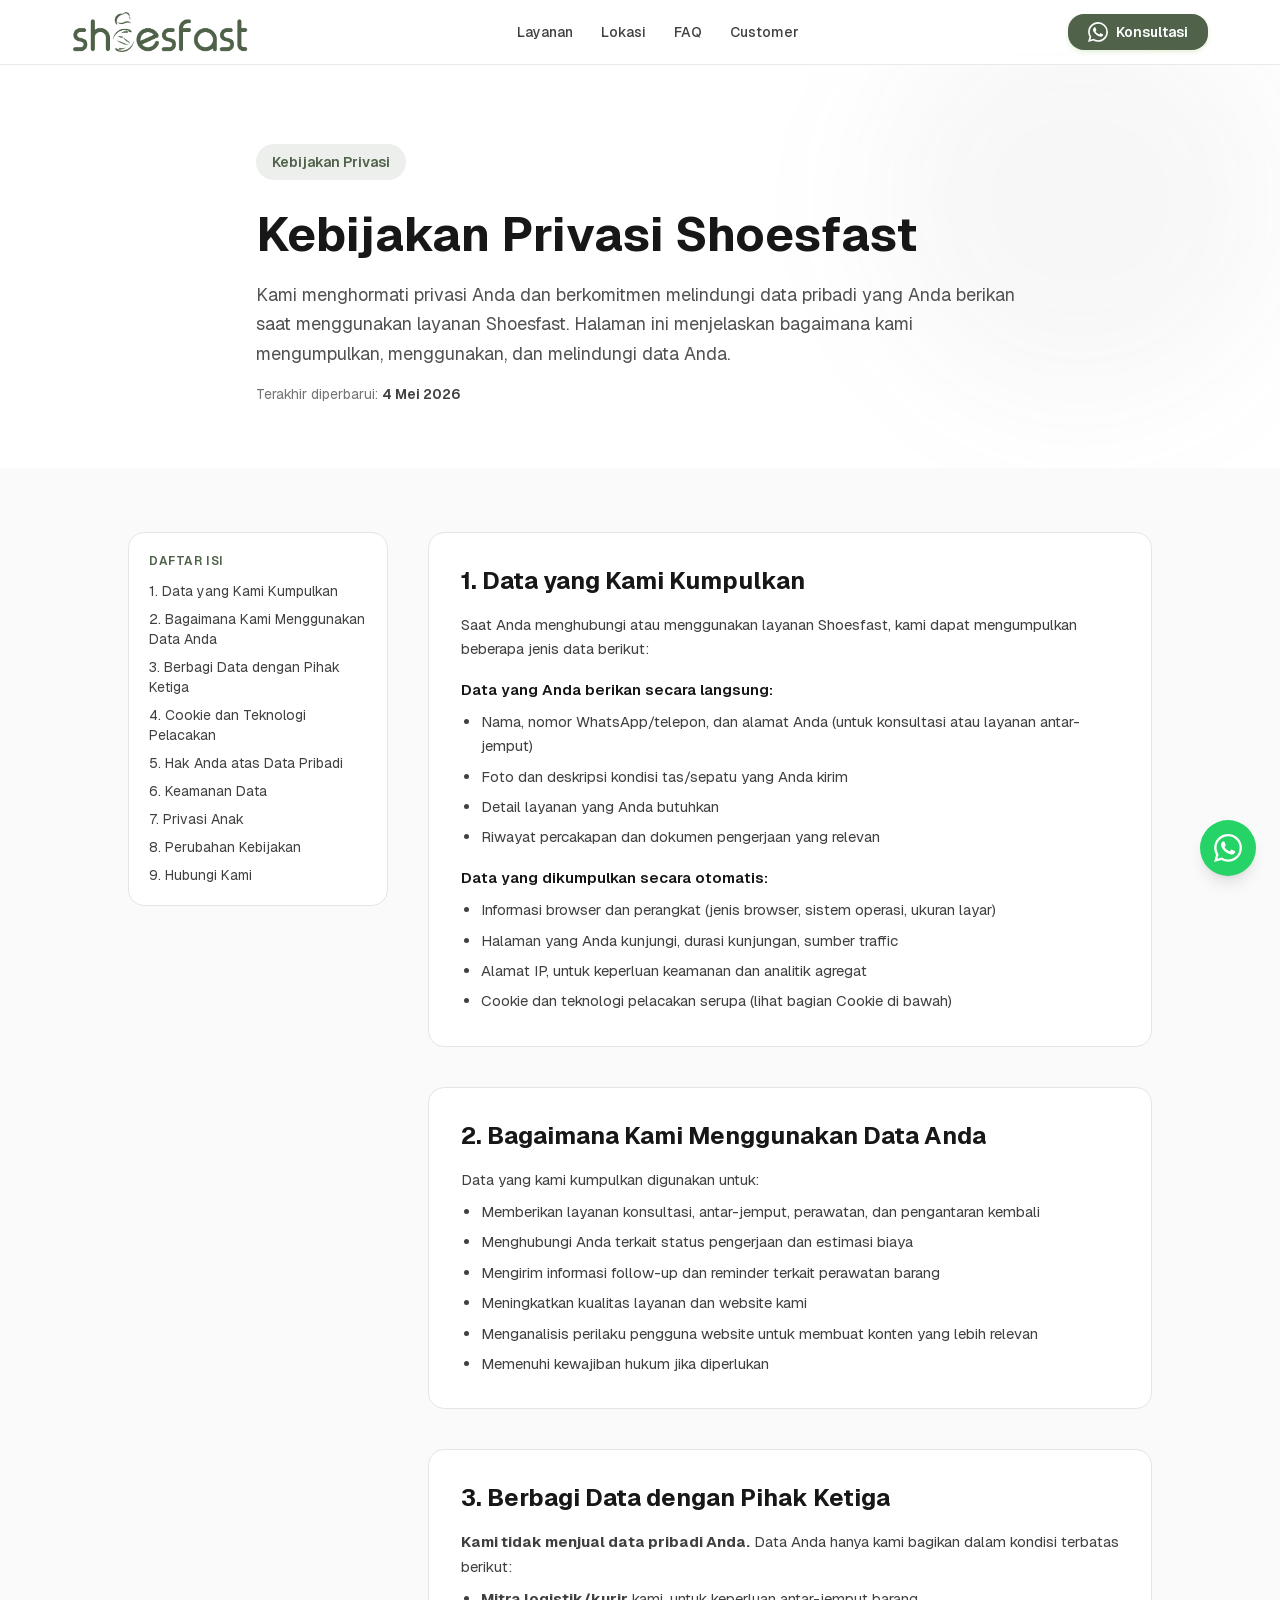
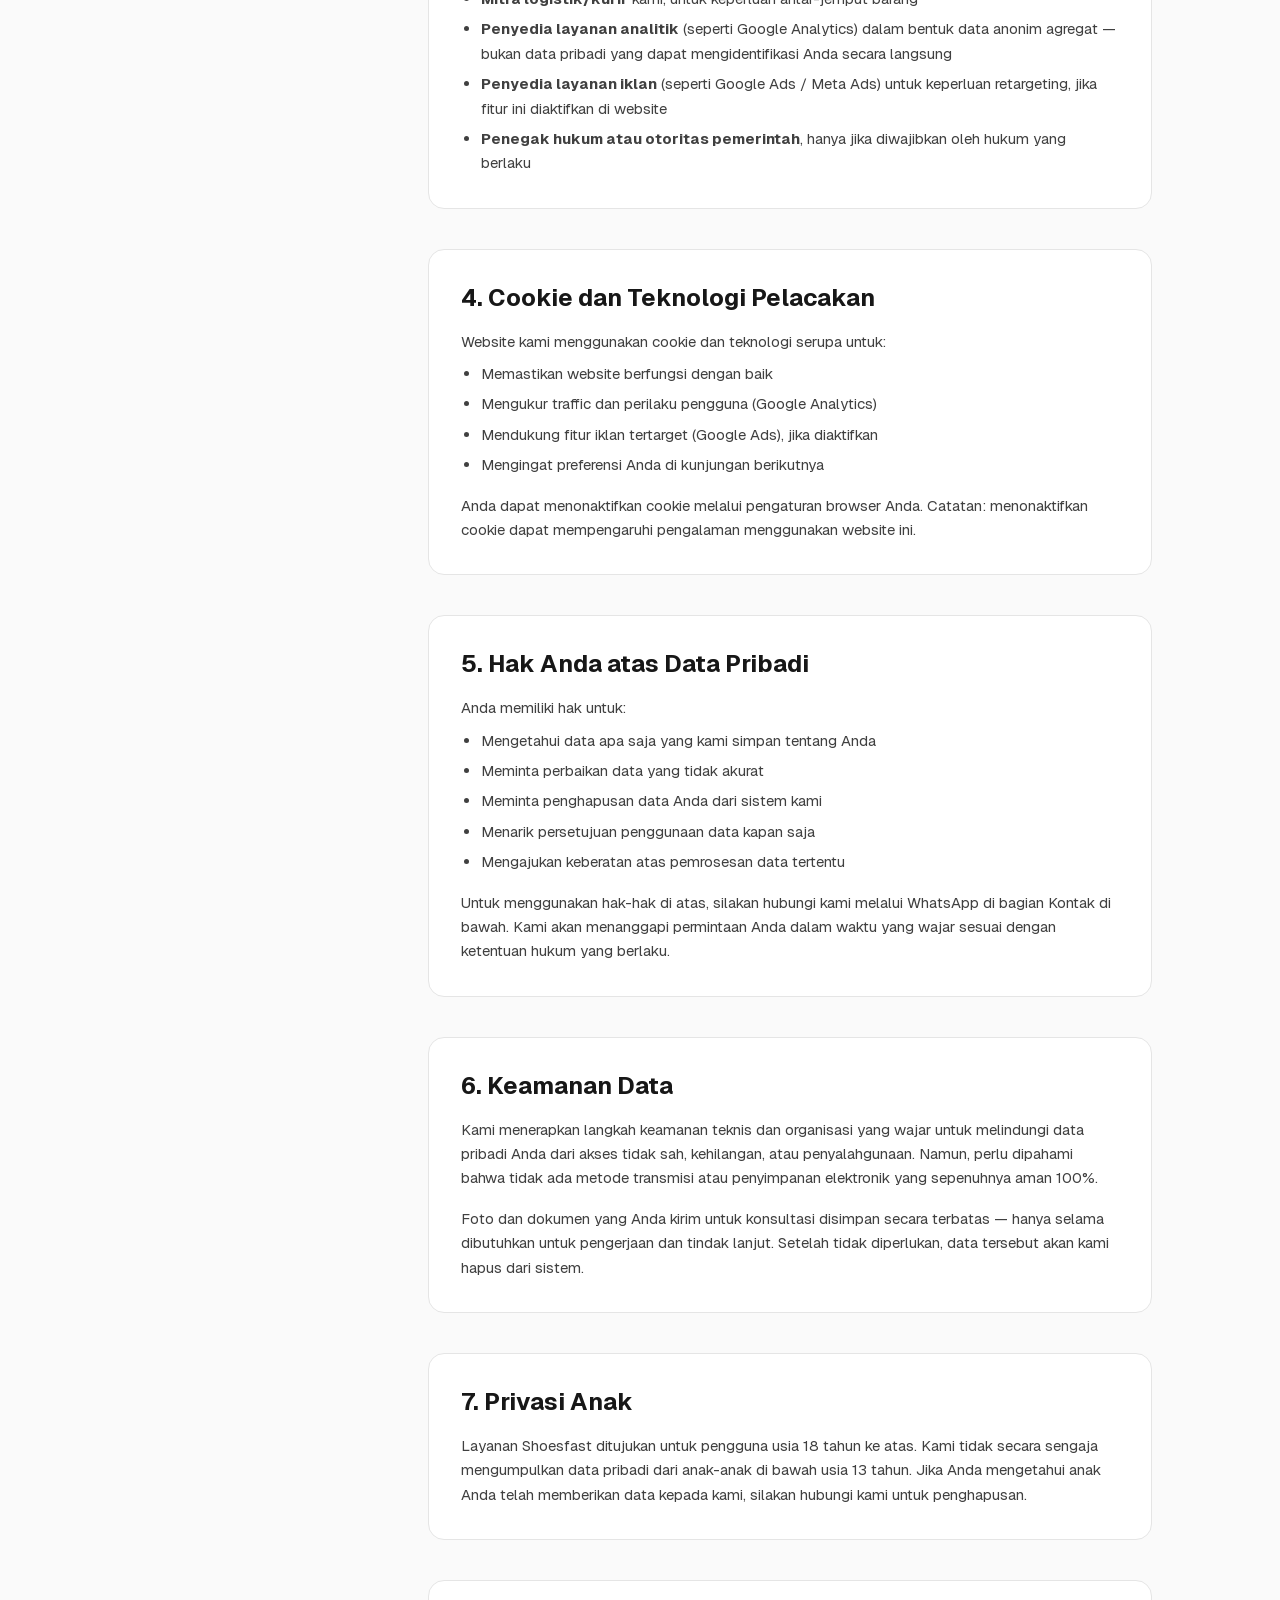
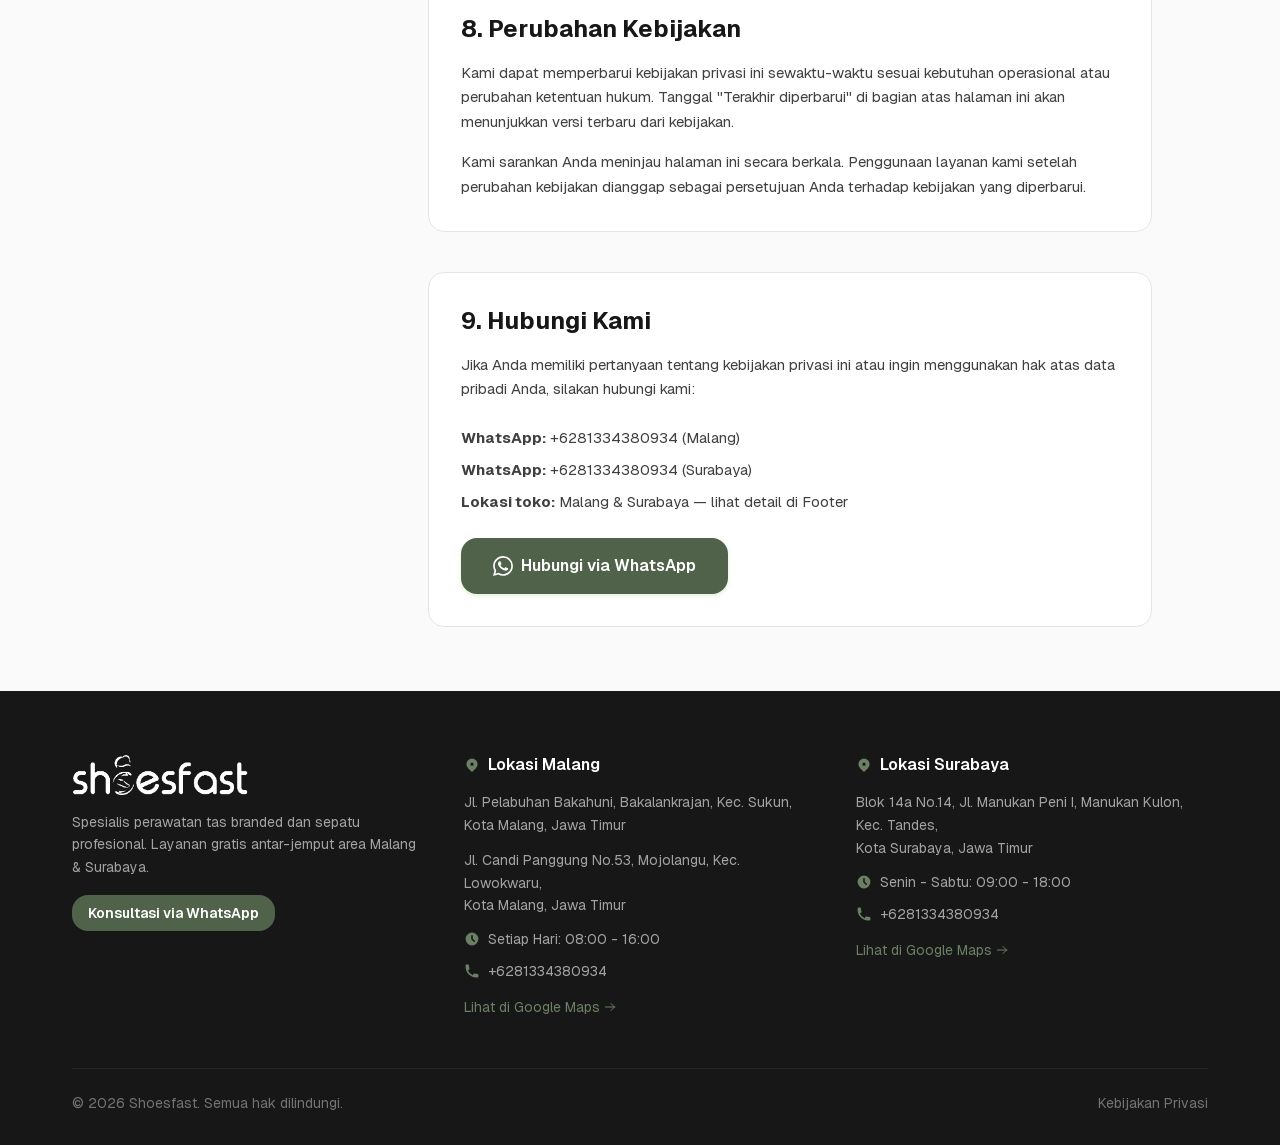
<file: kebijakan-privasi/index.html>
<!DOCTYPE html><!--Uaj_7CMYdNmYsTwA8hBMT--><html lang="id"><head><meta charSet="utf-8"/><meta name="viewport" content="width=device-width, initial-scale=1"/><link rel="preload" href="/_next/static/media/797e433ab948586e-s.p.dbea232f.woff2" as="font" crossorigin="" type="font/woff2"/><link rel="preload" href="/_next/static/media/caa3a2e1cccd8315-s.p.853070df.woff2" as="font" crossorigin="" type="font/woff2"/><link rel="preload" as="image" href="/images/logo-shoesfast.png"/><link rel="stylesheet" href="/_next/static/chunks/b9d72a461e67cee8.css" data-precedence="next"/><link rel="preload" as="script" fetchPriority="low" href="/_next/static/chunks/836c73999f35f6b7.js"/><script src="/_next/static/chunks/236f7e5abd6f09ff.js" async=""></script><script src="/_next/static/chunks/3151069120227279.js" async=""></script><script src="/_next/static/chunks/349ff5d670a6f4a0.js" async=""></script><script src="/_next/static/chunks/turbopack-336bdd63fa0ebe55.js" async=""></script><script src="/_next/static/chunks/e42108ed732b99e9.js" async=""></script><script src="/_next/static/chunks/ff1a16fafef87110.js" async=""></script><script src="/_next/static/chunks/7340adf74ff47ec0.js" async=""></script><meta name="next-size-adjust" content=""/><title>Kebijakan Privasi | Shoesfast</title><meta name="description" content="Kebijakan privasi Shoesfast — bagaimana kami mengumpulkan, menggunakan, dan melindungi data pribadi Anda saat menggunakan layanan perawatan tas dan sepatu kami."/><meta name="keywords" content="cuci sepatu malang,spa tas branded malang,cuci sepatu surabaya,spa tas branded surabaya,reparasi tas branded,perawatan sepatu,shoesfast"/><meta name="robots" content="index, follow"/><link rel="canonical" href="https://shoesfast.id/kebijakan-privasi/"/><meta property="og:title" content="Shoesfast - Spesialis Perawatan Tas Branded &amp; Sepatu"/><meta property="og:description" content="Shoesfast menyediakan layanan cuci sepatu, spa tas branded, dan reparasi profesional dengan antar-jemput gratis area Malang &amp; Surabaya."/><meta property="og:url" content="https://shoesfast.id/"/><meta property="og:site_name" content="Shoesfast"/><meta property="og:locale" content="id_ID"/><meta property="og:image" content="https://images.unsplash.com/photo-1497366216548-37526070297c?w=1200&amp;q=80"/><meta property="og:image:width" content="1200"/><meta property="og:image:height" content="630"/><meta property="og:image:alt" content="Shoesfast - Perawatan Tas &amp; Sepatu Profesional"/><meta property="og:type" content="website"/><meta name="twitter:card" content="summary_large_image"/><meta name="twitter:title" content="Shoesfast - Perawatan Tas &amp; Sepatu Profesional"/><meta name="twitter:description" content="Shoesfast menyediakan layanan cuci sepatu, spa tas branded, dan reparasi profesional dengan antar-jemput gratis area Malang &amp; Surabaya."/><meta name="twitter:image" content="https://images.unsplash.com/photo-1497366216548-37526070297c?w=1200&amp;q=80"/><link rel="icon" href="/favicon.ico?favicon.f319c5b2.ico" sizes="48x48" type="image/x-icon"/><script src="/_next/static/chunks/a6dad97d9634a72d.js" noModule=""></script></head><body class="geist_a71539c9-module__T19VSG__variable geist_mono_8d43a2aa-module__8Li5zG__variable antialiased"><div hidden=""><!--$--><!--/$--></div><div aria-hidden="true" class="fixed inset-0 z-[60] flex items-center justify-center bg-white transition-opacity duration-500 opacity-100"><div class="absolute top-1/4 left-1/4 w-64 h-64 bg-primary/10 rounded-full blur-3xl"></div><div class="absolute bottom-1/4 right-1/4 w-72 h-72 bg-secondary/10 rounded-full blur-3xl"></div><div class="absolute inset-0 bg-gradient-to-br from-primary/0 via-white to-primary/5"></div><div class="relative z-10 flex flex-col items-center px-6"><div class="relative mb-7"><span class="absolute inset-0 bg-primary/30 rounded-3xl blur-2xl animate-pulse"></span><span class="absolute inset-0 rounded-3xl ring-1 ring-primary/20 animate-ping"></span><div class="relative w-20 h-20 rounded-3xl bg-gradient-to-br from-primary to-primary-hover flex items-center justify-center shadow-xl shadow-primary/20"><span class="text-white text-4xl font-bold tracking-tight">S</span></div></div><div class="text-3xl font-bold text-gray-900 tracking-tight animate-fade-in-up">Shoesfast</div><p class="text-sm text-gray-500 mt-1.5 animate-fade-in-up delay-100">Spesialis Tas Branded &amp; Sepatu</p><div class="flex gap-1.5 mt-8 animate-fade-in-up delay-200"><span class="w-2 h-2 bg-primary rounded-full animate-bounce" style="animation-delay:0ms"></span><span class="w-2 h-2 bg-primary rounded-full animate-bounce" style="animation-delay:150ms"></span><span class="w-2 h-2 bg-primary rounded-full animate-bounce" style="animation-delay:300ms"></span></div></div></div><header class="fixed top-0 inset-x-0 z-40 bg-white/85 backdrop-blur-md border-b border-gray-200/80"><nav class="mx-auto w-full max-w-[var(--container-max-width)] px-4 sm:px-6 lg:px-8 h-16 flex items-center justify-between gap-4"><button type="button" aria-label="Shoesfast — scroll ke atas" class="flex items-center cursor-pointer group"><img alt="Shoesfast" width="558" height="127" decoding="async" data-nimg="1" class="h-9 md:h-10 w-auto group-hover:scale-105 transition-transform" style="color:transparent" src="/images/logo-shoesfast.png"/></button><ul class="hidden lg:flex items-center gap-1"><li><a class="px-3 py-2 text-sm font-medium rounded-lg transition-colors whitespace-nowrap text-gray-700 hover:text-primary hover:bg-primary/5" href="/#layanan">Layanan</a></li><li><a class="px-3 py-2 text-sm font-medium rounded-lg transition-colors whitespace-nowrap text-gray-700 hover:text-primary hover:bg-primary/5" href="/#lokasi">Lokasi</a></li><li><a class="px-3 py-2 text-sm font-medium rounded-lg transition-colors whitespace-nowrap text-gray-700 hover:text-primary hover:bg-primary/5" href="/#faq">FAQ</a></li><li><a target="_blank" rel="noopener noreferrer" class="px-3 py-2 text-sm font-medium rounded-lg transition-colors whitespace-nowrap text-gray-700 hover:text-primary hover:bg-primary/5" href="https://customer.shoesfast.id">Customer</a></li></ul><div class="hidden lg:block"><a href="https://wa.me/6281334380934?text=Halo%20Shoesfast%2C%20saya%20mau%20konsultasi." target="_blank" rel="noopener noreferrer" class="inline-flex items-center justify-center gap-2 px-8 py-4 rounded-lg font-semibold text-lg transition-all duration-300 bg-primary text-white hover:bg-primary-hover shadow-[var(--shadow-button)] !px-5 !py-2 !text-sm"><svg class="w-5 h-5" fill="currentColor" viewBox="0 0 24 24" aria-hidden="true"><path d="M17.472 14.382c-.297-.149-1.758-.867-2.03-.967-.273-.099-.471-.148-.67.15-.197.297-.767.966-.94 1.164-.173.199-.347.223-.644.075-.297-.15-1.255-.463-2.39-1.475-.883-.788-1.48-1.761-1.653-2.059-.173-.297-.018-.458.13-.606.134-.133.298-.347.446-.52.149-.174.198-.298.298-.497.099-.198.05-.371-.025-.52-.075-.149-.669-1.612-.916-2.207-.242-.579-.487-.5-.669-.51-.173-.008-.371-.01-.57-.01-.198 0-.52.074-.792.372-.272.297-1.04 1.016-1.04 2.479 0 1.462 1.065 2.875 1.213 3.074.149.198 2.096 3.2 5.077 4.487.709.306 1.262.489 1.694.625.712.227 1.36.195 1.871.118.571-.085 1.758-.719 2.006-1.413.248-.694.248-1.289.173-1.413-.074-.124-.272-.198-.57-.347m-5.421 7.403h-.004a9.87 9.87 0 01-5.031-1.378l-.361-.214-3.741.982.998-3.648-.235-.374a9.86 9.86 0 01-1.51-5.26c.001-5.45 4.436-9.884 9.888-9.884 2.64 0 5.122 1.03 6.988 2.898a9.825 9.825 0 012.893 6.994c-.003 5.45-4.437 9.884-9.885 9.884m8.413-18.297A11.815 11.815 0 0012.05 0C5.495 0 .16 5.335.157 11.892c0 2.096.547 4.142 1.588 5.945L.057 24l6.305-1.654a11.882 11.882 0 005.683 1.448h.005c6.554 0 11.89-5.335 11.893-11.893a11.821 11.821 0 00-3.48-8.413z"></path></svg>Konsultasi</a></div><button type="button" aria-label="Toggle menu" aria-expanded="false" class="lg:hidden p-2 text-gray-700 hover:bg-gray-100 rounded-lg transition-colors"><svg class="w-6 h-6" fill="none" stroke="currentColor" viewBox="0 0 24 24"><path stroke-linecap="round" stroke-linejoin="round" stroke-width="2" d="M4 6h16M4 12h16M4 18h16"></path></svg></button></nav><div class="lg:hidden border-t border-gray-200 bg-white overflow-hidden transition-[max-height,opacity] duration-300 ease-out max-h-0 opacity-0"><ul class="px-4 py-4 space-y-1"><li><a class="block px-3 py-2.5 rounded-lg text-base font-medium transition-colors text-gray-700 hover:bg-gray-50" href="/#layanan">Layanan</a></li><li><a class="block px-3 py-2.5 rounded-lg text-base font-medium transition-colors text-gray-700 hover:bg-gray-50" href="/#lokasi">Lokasi</a></li><li><a class="block px-3 py-2.5 rounded-lg text-base font-medium transition-colors text-gray-700 hover:bg-gray-50" href="/#faq">FAQ</a></li><li><a target="_blank" rel="noopener noreferrer" class="block px-3 py-2.5 rounded-lg text-base font-medium transition-colors text-gray-700 hover:bg-gray-50" href="https://customer.shoesfast.id">Customer</a></li><li class="pt-3"><a href="https://wa.me/6281334380934?text=Halo%20Shoesfast%2C%20saya%20mau%20konsultasi." target="_blank" rel="noopener noreferrer" class="inline-flex items-center justify-center gap-2 px-8 py-4 rounded-lg font-semibold text-lg transition-all duration-300 bg-primary text-white hover:bg-primary-hover shadow-[var(--shadow-button)] w-full"><svg class="w-5 h-5" fill="currentColor" viewBox="0 0 24 24" aria-hidden="true"><path d="M17.472 14.382c-.297-.149-1.758-.867-2.03-.967-.273-.099-.471-.148-.67.15-.197.297-.767.966-.94 1.164-.173.199-.347.223-.644.075-.297-.15-1.255-.463-2.39-1.475-.883-.788-1.48-1.761-1.653-2.059-.173-.297-.018-.458.13-.606.134-.133.298-.347.446-.52.149-.174.198-.298.298-.497.099-.198.05-.371-.025-.52-.075-.149-.669-1.612-.916-2.207-.242-.579-.487-.5-.669-.51-.173-.008-.371-.01-.57-.01-.198 0-.52.074-.792.372-.272.297-1.04 1.016-1.04 2.479 0 1.462 1.065 2.875 1.213 3.074.149.198 2.096 3.2 5.077 4.487.709.306 1.262.489 1.694.625.712.227 1.36.195 1.871.118.571-.085 1.758-.719 2.006-1.413.248-.694.248-1.289.173-1.413-.074-.124-.272-.198-.57-.347m-5.421 7.403h-.004a9.87 9.87 0 01-5.031-1.378l-.361-.214-3.741.982.998-3.648-.235-.374a9.86 9.86 0 01-1.51-5.26c.001-5.45 4.436-9.884 9.888-9.884 2.64 0 5.122 1.03 6.988 2.898a9.825 9.825 0 012.893 6.994c-.003 5.45-4.437 9.884-9.885 9.884m8.413-18.297A11.815 11.815 0 0012.05 0C5.495 0 .16 5.335.157 11.892c0 2.096.547 4.142 1.588 5.945L.057 24l6.305-1.654a11.882 11.882 0 005.683 1.448h.005c6.554 0 11.89-5.335 11.893-11.893a11.821 11.821 0 00-3.48-8.413z"></path></svg>Konsultasi via WhatsApp</a></li></ul></div></header><main class="bg-white"><section class="bg-white text-gray-900 pt-28 md:pt-36 pb-12 md:pb-16 relative overflow-hidden"><div class="absolute top-0 right-0 w-[400px] h-[400px] bg-primary/5 rounded-full blur-3xl"></div><div class="mx-auto w-full max-w-[var(--container-max-width)] px-4 sm:px-6 lg:px-8 "><div class="max-w-3xl mx-auto relative z-10"><div class="inline-flex items-center gap-2 px-4 py-2 bg-primary/10 rounded-full font-semibold text-primary text-sm mb-6">Kebijakan Privasi</div><h1 class="text-4xl md:text-5xl font-bold text-gray-900 mb-4 leading-tight">Kebijakan Privasi <!-- -->Shoesfast</h1><p class="text-lg text-gray-600 leading-relaxed mb-4">Kami menghormati privasi Anda dan berkomitmen melindungi data pribadi yang Anda berikan saat menggunakan layanan <!-- -->Shoesfast<!-- -->. Halaman ini menjelaskan bagaimana kami mengumpulkan, menggunakan, dan melindungi data Anda.</p><p class="text-sm text-gray-500">Terakhir diperbarui:<!-- --> <span class="font-semibold text-gray-700">4 Mei 2026</span></p></div></div></section><section class="bg-gray-50 text-gray-900 py-12 md:py-16"><div class="mx-auto w-full max-w-[var(--container-max-width)] px-4 sm:px-6 lg:px-8 "><div class="grid lg:grid-cols-[260px_1fr] gap-10 max-w-5xl mx-auto"><aside class="lg:sticky lg:top-24 lg:self-start"><div class="bg-white rounded-2xl p-5 border border-gray-200"><p class="text-xs font-semibold text-primary uppercase tracking-wider mb-3">Daftar Isi</p><ul class="space-y-2 text-sm"><li><a href="#data-yang-dikumpulkan" class="text-gray-700 hover:text-primary transition-colors block">1. Data yang Kami Kumpulkan</a></li><li><a href="#penggunaan-data" class="text-gray-700 hover:text-primary transition-colors block">2. Bagaimana Kami Menggunakan Data Anda</a></li><li><a href="#berbagi-data" class="text-gray-700 hover:text-primary transition-colors block">3. Berbagi Data dengan Pihak Ketiga</a></li><li><a href="#cookie" class="text-gray-700 hover:text-primary transition-colors block">4. Cookie dan Teknologi Pelacakan</a></li><li><a href="#hak-anda" class="text-gray-700 hover:text-primary transition-colors block">5. Hak Anda atas Data Pribadi</a></li><li><a href="#keamanan-data" class="text-gray-700 hover:text-primary transition-colors block">6. Keamanan Data</a></li><li><a href="#anak-anak" class="text-gray-700 hover:text-primary transition-colors block">7. Privasi Anak</a></li><li><a href="#perubahan" class="text-gray-700 hover:text-primary transition-colors block">8. Perubahan Kebijakan</a></li><li><a href="#kontak" class="text-gray-700 hover:text-primary transition-colors block">9. Hubungi Kami</a></li></ul></div></aside><article class="space-y-10"><section id="data-yang-dikumpulkan" class="bg-white rounded-2xl p-6 md:p-8 border border-gray-200 scroll-mt-24"><h2 class="text-xl md:text-2xl font-bold text-gray-900 mb-4">1. Data yang Kami Kumpulkan</h2><div class="text-gray-700 leading-relaxed text-[15px]"><p>Saat Anda menghubungi atau menggunakan layanan <!-- -->Shoesfast<!-- -->, kami dapat mengumpulkan beberapa jenis data berikut:</p><p class="font-semibold text-gray-900 mt-4">Data yang Anda berikan secara langsung:</p><ul class="list-disc pl-5 space-y-1.5 mt-2"><li>Nama, nomor WhatsApp/telepon, dan alamat Anda (untuk konsultasi atau layanan antar-jemput)</li><li>Foto dan deskripsi kondisi tas/sepatu yang Anda kirim</li><li>Detail layanan yang Anda butuhkan</li><li>Riwayat percakapan dan dokumen pengerjaan yang relevan</li></ul><p class="font-semibold text-gray-900 mt-4">Data yang dikumpulkan secara otomatis:</p><ul class="list-disc pl-5 space-y-1.5 mt-2"><li>Informasi browser dan perangkat (jenis browser, sistem operasi, ukuran layar)</li><li>Halaman yang Anda kunjungi, durasi kunjungan, sumber traffic</li><li>Alamat IP, untuk keperluan keamanan dan analitik agregat</li><li>Cookie dan teknologi pelacakan serupa (lihat bagian Cookie di bawah)</li></ul></div></section><section id="penggunaan-data" class="bg-white rounded-2xl p-6 md:p-8 border border-gray-200 scroll-mt-24"><h2 class="text-xl md:text-2xl font-bold text-gray-900 mb-4">2. Bagaimana Kami Menggunakan Data Anda</h2><div class="text-gray-700 leading-relaxed text-[15px]"><p>Data yang kami kumpulkan digunakan untuk:</p><ul class="list-disc pl-5 space-y-1.5 mt-2"><li>Memberikan layanan konsultasi, antar-jemput, perawatan, dan pengantaran kembali</li><li>Menghubungi Anda terkait status pengerjaan dan estimasi biaya</li><li>Mengirim informasi follow-up dan reminder terkait perawatan barang</li><li>Meningkatkan kualitas layanan dan website kami</li><li>Menganalisis perilaku pengguna website untuk membuat konten yang lebih relevan</li><li>Memenuhi kewajiban hukum jika diperlukan</li></ul></div></section><section id="berbagi-data" class="bg-white rounded-2xl p-6 md:p-8 border border-gray-200 scroll-mt-24"><h2 class="text-xl md:text-2xl font-bold text-gray-900 mb-4">3. Berbagi Data dengan Pihak Ketiga</h2><div class="text-gray-700 leading-relaxed text-[15px]"><p><strong>Kami tidak menjual data pribadi Anda.</strong> Data Anda hanya kami bagikan dalam kondisi terbatas berikut:</p><ul class="list-disc pl-5 space-y-1.5 mt-2"><li><strong>Mitra logistik/kurir</strong> kami, untuk keperluan antar-jemput barang</li><li><strong>Penyedia layanan analitik</strong> (seperti Google Analytics) dalam bentuk data anonim agregat — bukan data pribadi yang dapat mengidentifikasi Anda secara langsung</li><li><strong>Penyedia layanan iklan</strong> (seperti Google Ads / Meta Ads) untuk keperluan retargeting, jika fitur ini diaktifkan di website</li><li><strong>Penegak hukum atau otoritas pemerintah</strong>, hanya jika diwajibkan oleh hukum yang berlaku</li></ul></div></section><section id="cookie" class="bg-white rounded-2xl p-6 md:p-8 border border-gray-200 scroll-mt-24"><h2 class="text-xl md:text-2xl font-bold text-gray-900 mb-4">4. Cookie dan Teknologi Pelacakan</h2><div class="text-gray-700 leading-relaxed text-[15px]"><p>Website kami menggunakan cookie dan teknologi serupa untuk:</p><ul class="list-disc pl-5 space-y-1.5 mt-2"><li>Memastikan website berfungsi dengan baik</li><li>Mengukur traffic dan perilaku pengguna (Google Analytics)</li><li>Mendukung fitur iklan tertarget (Google Ads), jika diaktifkan</li><li>Mengingat preferensi Anda di kunjungan berikutnya</li></ul><p class="mt-4">Anda dapat menonaktifkan cookie melalui pengaturan browser Anda. Catatan: menonaktifkan cookie dapat mempengaruhi pengalaman menggunakan website ini.</p></div></section><section id="hak-anda" class="bg-white rounded-2xl p-6 md:p-8 border border-gray-200 scroll-mt-24"><h2 class="text-xl md:text-2xl font-bold text-gray-900 mb-4">5. Hak Anda atas Data Pribadi</h2><div class="text-gray-700 leading-relaxed text-[15px]"><p>Anda memiliki hak untuk:</p><ul class="list-disc pl-5 space-y-1.5 mt-2"><li>Mengetahui data apa saja yang kami simpan tentang Anda</li><li>Meminta perbaikan data yang tidak akurat</li><li>Meminta penghapusan data Anda dari sistem kami</li><li>Menarik persetujuan penggunaan data kapan saja</li><li>Mengajukan keberatan atas pemrosesan data tertentu</li></ul><p class="mt-4">Untuk menggunakan hak-hak di atas, silakan hubungi kami melalui WhatsApp di bagian Kontak di bawah. Kami akan menanggapi permintaan Anda dalam waktu yang wajar sesuai dengan ketentuan hukum yang berlaku.</p></div></section><section id="keamanan-data" class="bg-white rounded-2xl p-6 md:p-8 border border-gray-200 scroll-mt-24"><h2 class="text-xl md:text-2xl font-bold text-gray-900 mb-4">6. Keamanan Data</h2><div class="text-gray-700 leading-relaxed text-[15px]"><p>Kami menerapkan langkah keamanan teknis dan organisasi yang wajar untuk melindungi data pribadi Anda dari akses tidak sah, kehilangan, atau penyalahgunaan. Namun, perlu dipahami bahwa tidak ada metode transmisi atau penyimpanan elektronik yang sepenuhnya aman 100%.</p><p class="mt-4">Foto dan dokumen yang Anda kirim untuk konsultasi disimpan secara terbatas — hanya selama dibutuhkan untuk pengerjaan dan tindak lanjut. Setelah tidak diperlukan, data tersebut akan kami hapus dari sistem.</p></div></section><section id="anak-anak" class="bg-white rounded-2xl p-6 md:p-8 border border-gray-200 scroll-mt-24"><h2 class="text-xl md:text-2xl font-bold text-gray-900 mb-4">7. Privasi Anak</h2><div class="text-gray-700 leading-relaxed text-[15px]"><p>Layanan <!-- -->Shoesfast<!-- --> ditujukan untuk pengguna usia 18 tahun ke atas. Kami tidak secara sengaja mengumpulkan data pribadi dari anak-anak di bawah usia 13 tahun. Jika Anda mengetahui anak Anda telah memberikan data kepada kami, silakan hubungi kami untuk penghapusan.</p></div></section><section id="perubahan" class="bg-white rounded-2xl p-6 md:p-8 border border-gray-200 scroll-mt-24"><h2 class="text-xl md:text-2xl font-bold text-gray-900 mb-4">8. Perubahan Kebijakan</h2><div class="text-gray-700 leading-relaxed text-[15px]"><p>Kami dapat memperbarui kebijakan privasi ini sewaktu-waktu sesuai kebutuhan operasional atau perubahan ketentuan hukum. Tanggal &quot;Terakhir diperbarui&quot; di bagian atas halaman ini akan menunjukkan versi terbaru dari kebijakan.</p><p class="mt-4">Kami sarankan Anda meninjau halaman ini secara berkala. Penggunaan layanan kami setelah perubahan kebijakan dianggap sebagai persetujuan Anda terhadap kebijakan yang diperbarui.</p></div></section><section id="kontak" class="bg-white rounded-2xl p-6 md:p-8 border border-gray-200 scroll-mt-24"><h2 class="text-xl md:text-2xl font-bold text-gray-900 mb-4">9. Hubungi Kami</h2><p class="text-gray-700 leading-relaxed text-[15px] mb-6">Jika Anda memiliki pertanyaan tentang kebijakan privasi ini atau ingin menggunakan hak atas data pribadi Anda, silakan hubungi kami:</p><ul class="text-gray-700 text-[15px] space-y-2 mb-6"><li><strong>WhatsApp:</strong> +<!-- -->6281334380934<!-- --> (Malang)</li><li><strong>WhatsApp:</strong> +<!-- -->6281334380934<!-- --> (Surabaya)</li><li><strong>Lokasi toko:</strong> Malang &amp; Surabaya — lihat detail di Footer</li></ul><a href="https://wa.me/6281334380934?text=Halo%20Shoesfast%2C%20saya%20ingin%20berkonsultasi%20terkait%20perawatan%20sepatu%2Ftas.%0A%0AKondisi%20barang%3A%0A%5BIsi%20kondisi%20barang%20di%20sini%5D%0A%0ALokasi%20saya%3A%0A%5BIsi%20lokasi%20Anda%20di%20sini%5D%0A%0ATerima%20kasih!" target="_blank" rel="noopener noreferrer" class="inline-flex items-center justify-center gap-2 px-8 py-4 rounded-lg font-semibold text-lg transition-all duration-300 bg-primary text-white hover:bg-primary-hover shadow-[var(--shadow-button)] !text-base"><svg class="w-5 h-5" fill="currentColor" viewBox="0 0 24 24" aria-hidden="true"><path d="M17.472 14.382c-.297-.149-1.758-.867-2.03-.967-.273-.099-.471-.148-.67.15-.197.297-.767.966-.94 1.164-.173.199-.347.223-.644.075-.297-.15-1.255-.463-2.39-1.475-.883-.788-1.48-1.761-1.653-2.059-.173-.297-.018-.458.13-.606.134-.133.298-.347.446-.52.149-.174.198-.298.298-.497.099-.198.05-.371-.025-.52-.075-.149-.669-1.612-.916-2.207-.242-.579-.487-.5-.669-.51-.173-.008-.371-.01-.57-.01-.198 0-.52.074-.792.372-.272.297-1.04 1.016-1.04 2.479 0 1.462 1.065 2.875 1.213 3.074.149.198 2.096 3.2 5.077 4.487.709.306 1.262.489 1.694.625.712.227 1.36.195 1.871.118.571-.085 1.758-.719 2.006-1.413.248-.694.248-1.289.173-1.413-.074-.124-.272-.198-.57-.347m-5.421 7.403h-.004a9.87 9.87 0 01-5.031-1.378l-.361-.214-3.741.982.998-3.648-.235-.374a9.86 9.86 0 01-1.51-5.26c.001-5.45 4.436-9.884 9.888-9.884 2.64 0 5.122 1.03 6.988 2.898a9.825 9.825 0 012.893 6.994c-.003 5.45-4.437 9.884-9.885 9.884m8.413-18.297A11.815 11.815 0 0012.05 0C5.495 0 .16 5.335.157 11.892c0 2.096.547 4.142 1.588 5.945L.057 24l6.305-1.654a11.882 11.882 0 005.683 1.448h.005c6.554 0 11.89-5.335 11.893-11.893a11.821 11.821 0 00-3.48-8.413z"></path></svg>Hubungi via WhatsApp</a></section></article></div></div></section></main><!--$--><!--/$--><footer class="bg-gray-900 text-gray-400 pt-16 pb-8"><div class="mx-auto w-full max-w-[var(--container-max-width)] px-4 sm:px-6 lg:px-8 "><div class="grid grid-cols-1 md:grid-cols-3 gap-10"><div><img alt="Shoesfast" loading="lazy" width="558" height="127" decoding="async" data-nimg="1" class="h-10 w-auto mb-4" style="color:transparent" src="/images/logo-shoesfast-putih.png"/><p class="text-sm leading-relaxed mb-4">Spesialis perawatan tas branded dan sepatu profesional. Layanan gratis antar-jemput area Malang &amp; Surabaya.</p><a href="https://wa.me/6281334380934?text=Halo%20Shoesfast%2C%20saya%20mau%20konsultasi." target="_blank" rel="noopener noreferrer" class="inline-flex items-center gap-2 px-4 py-2 bg-primary text-white rounded-lg text-sm font-semibold hover:bg-primary-hover transition-colors">Konsultasi via WhatsApp</a></div><div><h4 class="text-white font-semibold mb-4 flex items-center gap-2"><span class="text-primary-light"><svg class="w-4 h-4" fill="currentColor" viewBox="0 0 20 20" aria-hidden="true"><path fill-rule="evenodd" d="M5.05 4.05a7 7 0 119.9 9.9L10 18.9l-4.95-4.95a7 7 0 010-9.9zM10 11a2 2 0 100-4 2 2 0 000 4z" clip-rule="evenodd"></path></svg></span>Lokasi <!-- -->Malang</h4><ul class="space-y-3 text-sm"><li class="leading-relaxed">Jl. Pelabuhan Bakahuni, Bakalankrajan, Kec. Sukun<!-- -->,<br/>Kota Malang, Jawa Timur</li><li class="leading-relaxed">Jl. Candi Panggung No.53, Mojolangu, Kec. Lowokwaru<!-- -->,<br/>Kota Malang, Jawa Timur</li><li class="flex items-start gap-2"><span class="text-primary-light flex-shrink-0 mt-0.5"><svg class="w-4 h-4" fill="currentColor" viewBox="0 0 20 20" aria-hidden="true"><path fill-rule="evenodd" d="M10 18a8 8 0 100-16 8 8 0 000 16zm1-12a1 1 0 10-2 0v4a1 1 0 00.293.707l2.828 2.829a1 1 0 101.415-1.415L11 9.586V6z" clip-rule="evenodd"></path></svg></span><span>Setiap Hari: 08:00 - 16:00</span></li><li class="flex items-start gap-2"><span class="text-primary-light flex-shrink-0 mt-0.5"><svg class="w-4 h-4" fill="currentColor" viewBox="0 0 20 20" aria-hidden="true"><path d="M2 3a1 1 0 011-1h2.153a1 1 0 01.986.836l.74 4.435a1 1 0 01-.54 1.06l-1.548.773a11.037 11.037 0 006.105 6.105l.774-1.548a1 1 0 011.059-.54l4.435.74a1 1 0 01.836.986V17a1 1 0 01-1 1h-2C7.82 18 2 12.18 2 5V3z"></path></svg></span><a href="https://wa.me/6281334380934?text=Halo%20Shoesfast%2C%20saya%20mau%20konsultasi." target="_blank" rel="noopener noreferrer" class="hover:text-white transition-colors">+<!-- -->6281334380934</a></li></ul><a href="https://maps.app.goo.gl/wsC919qcmVZXN9v99" target="_blank" rel="noopener noreferrer" class="inline-flex items-center gap-1 text-sm text-primary-light hover:text-white mt-4 transition-colors">Lihat di Google Maps<svg class="w-3 h-3" fill="none" stroke="currentColor" viewBox="0 0 24 24" aria-hidden="true"><path stroke-linecap="round" stroke-linejoin="round" stroke-width="2" d="M14 5l7 7m0 0l-7 7m7-7H3"></path></svg></a></div><div><h4 class="text-white font-semibold mb-4 flex items-center gap-2"><span class="text-primary-light"><svg class="w-4 h-4" fill="currentColor" viewBox="0 0 20 20" aria-hidden="true"><path fill-rule="evenodd" d="M5.05 4.05a7 7 0 119.9 9.9L10 18.9l-4.95-4.95a7 7 0 010-9.9zM10 11a2 2 0 100-4 2 2 0 000 4z" clip-rule="evenodd"></path></svg></span>Lokasi <!-- -->Surabaya</h4><ul class="space-y-3 text-sm"><li class="leading-relaxed">Blok 14a No.14, Jl. Manukan Peni I, Manukan Kulon, Kec. Tandes<!-- -->,<br/>Kota Surabaya, Jawa Timur</li><li class="flex items-start gap-2"><span class="text-primary-light flex-shrink-0 mt-0.5"><svg class="w-4 h-4" fill="currentColor" viewBox="0 0 20 20" aria-hidden="true"><path fill-rule="evenodd" d="M10 18a8 8 0 100-16 8 8 0 000 16zm1-12a1 1 0 10-2 0v4a1 1 0 00.293.707l2.828 2.829a1 1 0 101.415-1.415L11 9.586V6z" clip-rule="evenodd"></path></svg></span><span>Senin - Sabtu: 09:00 - 18:00</span></li><li class="flex items-start gap-2"><span class="text-primary-light flex-shrink-0 mt-0.5"><svg class="w-4 h-4" fill="currentColor" viewBox="0 0 20 20" aria-hidden="true"><path d="M2 3a1 1 0 011-1h2.153a1 1 0 01.986.836l.74 4.435a1 1 0 01-.54 1.06l-1.548.773a11.037 11.037 0 006.105 6.105l.774-1.548a1 1 0 011.059-.54l4.435.74a1 1 0 01.836.986V17a1 1 0 01-1 1h-2C7.82 18 2 12.18 2 5V3z"></path></svg></span><a href="https://wa.me/6281334380934?text=Halo%20Shoesfast%2C%20saya%20mau%20konsultasi." target="_blank" rel="noopener noreferrer" class="hover:text-white transition-colors">+<!-- -->6281334380934</a></li></ul><a href="https://maps.app.goo.gl/vLWa94cP7HTCLJkb7" target="_blank" rel="noopener noreferrer" class="inline-flex items-center gap-1 text-sm text-primary-light hover:text-white mt-4 transition-colors">Lihat di Google Maps<svg class="w-3 h-3" fill="none" stroke="currentColor" viewBox="0 0 24 24" aria-hidden="true"><path stroke-linecap="round" stroke-linejoin="round" stroke-width="2" d="M14 5l7 7m0 0l-7 7m7-7H3"></path></svg></a></div></div><div class="mt-12 pt-6 border-t border-gray-800 text-sm text-gray-500 flex flex-col sm:flex-row items-center justify-between gap-3"><p>© <!-- -->2026<!-- --> <!-- -->Shoesfast<!-- -->. Semua hak dilindungi.</p><a href="/kebijakan-privasi" class="hover:text-white transition-colors">Kebijakan Privasi</a></div></div></footer><a href="https://wa.me/6281334380934?text=Halo%20Shoesfast%2C%20saya%20mau%20konsultasi." target="_blank" rel="noopener noreferrer" aria-label="Chat WhatsApp" class="fixed bottom-6 right-6 z-30 w-14 h-14 rounded-full bg-[#25D366] text-white flex items-center justify-center shadow-lg hover:scale-110 transition-transform"><svg class="w-7 h-7" fill="currentColor" viewBox="0 0 24 24" aria-hidden="true"><path d="M17.472 14.382c-.297-.149-1.758-.867-2.03-.967-.273-.099-.471-.148-.67.15-.197.297-.767.966-.94 1.164-.173.199-.347.223-.644.075-.297-.15-1.255-.463-2.39-1.475-.883-.788-1.48-1.761-1.653-2.059-.173-.297-.018-.458.13-.606.134-.133.298-.347.446-.52.149-.174.198-.298.298-.497.099-.198.05-.371-.025-.52-.075-.149-.669-1.612-.916-2.207-.242-.579-.487-.5-.669-.51-.173-.008-.371-.01-.57-.01-.198 0-.52.074-.792.372-.272.297-1.04 1.016-1.04 2.479 0 1.462 1.065 2.875 1.213 3.074.149.198 2.096 3.2 5.077 4.487.709.306 1.262.489 1.694.625.712.227 1.36.195 1.871.118.571-.085 1.758-.719 2.006-1.413.248-.694.248-1.289.173-1.413-.074-.124-.272-.198-.57-.347m-5.421 7.403h-.004a9.87 9.87 0 01-5.031-1.378l-.361-.214-3.741.982.998-3.648-.235-.374a9.86 9.86 0 01-1.51-5.26c.001-5.45 4.436-9.884 9.888-9.884 2.64 0 5.122 1.03 6.988 2.898a9.825 9.825 0 012.893 6.994c-.003 5.45-4.437 9.884-9.885 9.884m8.413-18.297A11.815 11.815 0 0012.05 0C5.495 0 .16 5.335.157 11.892c0 2.096.547 4.142 1.588 5.945L.057 24l6.305-1.654a11.882 11.882 0 005.683 1.448h.005c6.554 0 11.89-5.335 11.893-11.893a11.821 11.821 0 00-3.48-8.413z"></path></svg></a><script src="/_next/static/chunks/836c73999f35f6b7.js" id="_R_" async=""></script><script>(self.__next_f=self.__next_f||[]).push([0])</script><script>self.__next_f.push([1,"1:\"$Sreact.fragment\"\n2:I[98261,[\"/_next/static/chunks/e42108ed732b99e9.js\"],\"default\"]\n3:I[7988,[\"/_next/static/chunks/e42108ed732b99e9.js\"],\"default\"]\n4:I[39756,[\"/_next/static/chunks/ff1a16fafef87110.js\",\"/_next/static/chunks/7340adf74ff47ec0.js\"],\"default\"]\n5:I[37457,[\"/_next/static/chunks/ff1a16fafef87110.js\",\"/_next/static/chunks/7340adf74ff47ec0.js\"],\"default\"]\n6:I[22016,[\"/_next/static/chunks/e42108ed732b99e9.js\"],\"\"]\n7:I[63979,[\"/_next/static/chunks/e42108ed732b99e9.js\"],\"default\"]\n8:I[5500,[\"/_next/static/chunks/e42108ed732b99e9.js\"],\"Image\"]\n12:I[68027,[],\"default\"]\n:HL[\"/_next/static/chunks/b9d72a461e67cee8.css\",\"style\"]\n:HL[\"/_next/static/media/797e433ab948586e-s.p.dbea232f.woff2\",\"font\",{\"crossOrigin\":\"\",\"type\":\"font/woff2\"}]\n:HL[\"/_next/static/media/caa3a2e1cccd8315-s.p.853070df.woff2\",\"font\",{\"crossOrigin\":\"\",\"type\":\"font/woff2\"}]\n"])</script><script>self.__next_f.push([1,"0:{\"P\":null,\"b\":\"Uaj_7CMYdNmYsTwA8hBMT\",\"c\":[\"\",\"kebijakan-privasi\",\"\"],\"q\":\"\",\"i\":false,\"f\":[[[\"\",{\"children\":[\"kebijakan-privasi\",{\"children\":[\"__PAGE__\",{}]}]},\"$undefined\",\"$undefined\",true],[[\"$\",\"$1\",\"c\",{\"children\":[[[\"$\",\"link\",\"0\",{\"rel\":\"stylesheet\",\"href\":\"/_next/static/chunks/b9d72a461e67cee8.css\",\"precedence\":\"next\",\"crossOrigin\":\"$undefined\",\"nonce\":\"$undefined\"}],[\"$\",\"script\",\"script-0\",{\"src\":\"/_next/static/chunks/e42108ed732b99e9.js\",\"async\":true,\"nonce\":\"$undefined\"}]],[\"$\",\"html\",null,{\"lang\":\"id\",\"children\":[\"$\",\"body\",null,{\"className\":\"geist_a71539c9-module__T19VSG__variable geist_mono_8d43a2aa-module__8Li5zG__variable antialiased\",\"children\":[false,[\"$\",\"$L2\",null,{}],[\"$\",\"$L3\",null,{}],[\"$\",\"$L4\",null,{\"parallelRouterKey\":\"children\",\"error\":\"$undefined\",\"errorStyles\":\"$undefined\",\"errorScripts\":\"$undefined\",\"template\":[\"$\",\"$L5\",null,{}],\"templateStyles\":\"$undefined\",\"templateScripts\":\"$undefined\",\"notFound\":[[\"$\",\"main\",null,{\"className\":\"bg-white min-h-screen flex flex-col\",\"children\":[\"$\",\"section\",null,{\"id\":\"$undefined\",\"className\":\"bg-white text-gray-900 flex-1 py-24\",\"children\":[\"$\",\"div\",null,{\"className\":\"mx-auto w-full max-w-[var(--container-max-width)] px-4 sm:px-6 lg:px-8 text-center\",\"children\":[[\"$\",\"p\",null,{\"className\":\"inline-flex items-center gap-2 px-4 py-2 bg-primary/10 text-primary rounded-full font-semibold mb-6\",\"children\":[[\"$\",\"span\",null,{\"className\":\"text-lg\",\"children\":\"😕\"}],\"Halaman tidak ditemukan\"]}],[\"$\",\"h1\",null,{\"className\":\"text-4xl md:text-5xl font-bold text-gray-900 mb-4\",\"children\":\"Ups, alamat URL ini belum tersedia\"}],[\"$\",\"p\",null,{\"className\":\"text-gray-600 max-w-2xl mx-auto mb-8\",\"children\":\"Mungkin tautan sudah dipindahkan atau terjadi salah ketik. Kembali ke beranda atau hubungi tim Shoesfast agar kami dapat membantu Anda menemukan layanan yang tepat.\"}],[\"$\",\"div\",null,{\"className\":\"flex flex-col sm:flex-row items-center justify-center gap-4\",\"children\":[[\"$\",\"$L6\",null,{\"href\":\"/\",\"className\":\"inline-flex items-center justify-center px-6 py-3 bg-primary text-white rounded-lg font-semibold shadow-[var(--shadow-button)] hover:bg-primary-hover\",\"children\":\"Kembali ke Beranda\"}],[\"$\",\"$L7\",null,{\"phoneNumber\":\"6281334380934\",\"message\":\"Halo Shoesfast, saya mau konsultasi.\",\"variant\":\"secondary\",\"children\":\"Chat WhatsApp\"}]]}]]}]}]}],[]],\"forbidden\":\"$undefined\",\"unauthorized\":\"$undefined\"}],[\"$\",\"footer\",null,{\"className\":\"bg-gray-900 text-gray-400 pt-16 pb-8\",\"children\":[\"$\",\"div\",null,{\"className\":\"mx-auto w-full max-w-[var(--container-max-width)] px-4 sm:px-6 lg:px-8 \",\"children\":[[\"$\",\"div\",null,{\"className\":\"grid grid-cols-1 md:grid-cols-3 gap-10\",\"children\":[[\"$\",\"div\",null,{\"children\":[[\"$\",\"$L8\",null,{\"src\":\"/images/logo-shoesfast-putih.png\",\"alt\":\"Shoesfast\",\"width\":558,\"height\":127,\"className\":\"h-10 w-auto mb-4\"}],[\"$\",\"p\",null,{\"className\":\"text-sm leading-relaxed mb-4\",\"children\":\"Spesialis perawatan tas branded dan sepatu profesional. Layanan gratis antar-jemput area Malang \u0026 Surabaya.\"}],[\"$\",\"a\",null,{\"href\":\"https://wa.me/6281334380934?text=Halo%20Shoesfast%2C%20saya%20mau%20konsultasi.\",\"target\":\"_blank\",\"rel\":\"noopener noreferrer\",\"className\":\"inline-flex items-center gap-2 px-4 py-2 bg-primary text-white rounded-lg text-sm font-semibold hover:bg-primary-hover transition-colors\",\"children\":\"Konsultasi via WhatsApp\"}]]}],[\"$\",\"div\",null,{\"children\":[[\"$\",\"h4\",null,{\"className\":\"text-white font-semibold mb-4 flex items-center gap-2\",\"children\":[[\"$\",\"span\",null,{\"className\":\"text-primary-light\",\"children\":[\"$\",\"svg\",null,{\"className\":\"w-4 h-4\",\"fill\":\"currentColor\",\"viewBox\":\"0 0 20 20\",\"aria-hidden\":\"true\",\"children\":[\"$\",\"path\",null,{\"fillRule\":\"evenodd\",\"d\":\"M5.05 4.05a7 7 0 119.9 9.9L10 18.9l-4.95-4.95a7 7 0 010-9.9zM10 11a2 2 0 100-4 2 2 0 000 4z\",\"clipRule\":\"evenodd\"}]}]}],\"Lokasi \",\"Malang\"]}],[\"$\",\"ul\",null,{\"className\":\"space-y-3 text-sm\",\"children\":[[\"$\",\"li\",null,{\"className\":\"leading-relaxed\",\"children\":[\"Jl. Pelabuhan Bakahuni, Bakalankrajan, Kec. Sukun\",\",\",[\"$\",\"br\",null,{}],\"Kota Malang, Jawa Timur\"]}],[\"$\",\"li\",null,{\"className\":\"leading-relaxed\",\"children\":[\"Jl. Candi Panggung No.53, Mojolangu, Kec. Lowokwaru\",\",\",[\"$\",\"br\",null,{}],\"Kota Malang, Jawa Timur\"]}],[\"$\",\"li\",null,{\"className\":\"flex items-start gap-2\",\"children\":[[\"$\",\"span\",null,{\"className\":\"text-primary-light flex-shrink-0 mt-0.5\",\"children\":[\"$\",\"svg\",null,{\"className\":\"w-4 h-4\",\"fill\":\"currentColor\",\"viewBox\":\"0 0 20 20\",\"aria-hidden\":\"true\",\"children\":[\"$\",\"path\",null,{\"fillRule\":\"evenodd\",\"d\":\"M10 18a8 8 0 100-16 8 8 0 000 16zm1-12a1 1 0 10-2 0v4a1 1 0 00.293.707l2.828 2.829a1 1 0 101.415-1.415L11 9.586V6z\",\"clipRule\":\"evenodd\"}]}]}],\"$L9\"]}],\"$La\"]}],\"$Lb\"]}],\"$Lc\"]}],\"$Ld\"]}]}],\"$Le\"]}]}]]}],{\"children\":[\"$Lf\",{\"children\":[\"$L10\",{},null,false,false]},null,false,false]},null,false,false],\"$L11\",false]],\"m\":\"$undefined\",\"G\":[\"$12\",[]],\"S\":true}\n"])</script><script>self.__next_f.push([1,"13:I[86094,[\"/_next/static/chunks/e42108ed732b99e9.js\"],\"default\"]\n1e:I[97367,[\"/_next/static/chunks/ff1a16fafef87110.js\",\"/_next/static/chunks/7340adf74ff47ec0.js\"],\"ViewportBoundary\"]\n20:I[97367,[\"/_next/static/chunks/ff1a16fafef87110.js\",\"/_next/static/chunks/7340adf74ff47ec0.js\"],\"MetadataBoundary\"]\n21:\"$Sreact.suspense\"\n9:[\"$\",\"span\",null,{\"children\":\"Setiap Hari: 08:00 - 16:00\"}]\na:[\"$\",\"li\",null,{\"className\":\"flex items-start gap-2\",\"children\":[[\"$\",\"span\",null,{\"className\":\"text-primary-light flex-shrink-0 mt-0.5\",\"children\":[\"$\",\"svg\",null,{\"className\":\"w-4 h-4\",\"fill\":\"currentColor\",\"viewBox\":\"0 0 20 20\",\"aria-hidden\":\"true\",\"children\":[\"$\",\"path\",null,{\"d\":\"M2 3a1 1 0 011-1h2.153a1 1 0 01.986.836l.74 4.435a1 1 0 01-.54 1.06l-1.548.773a11.037 11.037 0 006.105 6.105l.774-1.548a1 1 0 011.059-.54l4.435.74a1 1 0 01.836.986V17a1 1 0 01-1 1h-2C7.82 18 2 12.18 2 5V3z\"}]}]}],[\"$\",\"a\",null,{\"href\":\"https://wa.me/6281334380934?text=Halo%20Shoesfast%2C%20saya%20mau%20konsultasi.\",\"target\":\"_blank\",\"rel\":\"noopener noreferrer\",\"className\":\"hover:text-white transition-colors\",\"children\":[\"+\",\"6281334380934\"]}]]}]\nb:[\"$\",\"a\",null,{\"href\":\"https://maps.app.goo.gl/wsC919qcmVZXN9v99\",\"target\":\"_blank\",\"rel\":\"noopener noreferrer\",\"className\":\"inline-flex items-center gap-1 text-sm text-primary-light hover:text-white mt-4 transition-colors\",\"children\":[\"Lihat di Google Maps\",[\"$\",\"svg\",null,{\"className\":\"w-3 h-3\",\"fill\":\"none\",\"stroke\":\"currentColor\",\"viewBox\":\"0 0 24 24\",\"aria-hidden\":\"true\",\"children\":[\"$\",\"path\",null,{\"strokeLinecap\":\"round\",\"strokeLinejoin\":\"round\",\"strokeWidth\":2,\"d\":\"M14 5l7 7m0 0l-7 7m7-7H3\"}]}]]}]\n"])</script><script>self.__next_f.push([1,"c:[\"$\",\"div\",null,{\"children\":[[\"$\",\"h4\",null,{\"className\":\"text-white font-semibold mb-4 flex items-center gap-2\",\"children\":[[\"$\",\"span\",null,{\"className\":\"text-primary-light\",\"children\":[\"$\",\"svg\",null,{\"className\":\"w-4 h-4\",\"fill\":\"currentColor\",\"viewBox\":\"0 0 20 20\",\"aria-hidden\":\"true\",\"children\":[\"$\",\"path\",null,{\"fillRule\":\"evenodd\",\"d\":\"M5.05 4.05a7 7 0 119.9 9.9L10 18.9l-4.95-4.95a7 7 0 010-9.9zM10 11a2 2 0 100-4 2 2 0 000 4z\",\"clipRule\":\"evenodd\"}]}]}],\"Lokasi \",\"Surabaya\"]}],[\"$\",\"ul\",null,{\"className\":\"space-y-3 text-sm\",\"children\":[[\"$\",\"li\",null,{\"className\":\"leading-relaxed\",\"children\":[\"Blok 14a No.14, Jl. Manukan Peni I, Manukan Kulon, Kec. Tandes\",\",\",[\"$\",\"br\",null,{}],\"Kota Surabaya, Jawa Timur\"]}],[\"$\",\"li\",null,{\"className\":\"flex items-start gap-2\",\"children\":[[\"$\",\"span\",null,{\"className\":\"text-primary-light flex-shrink-0 mt-0.5\",\"children\":[\"$\",\"svg\",null,{\"className\":\"w-4 h-4\",\"fill\":\"currentColor\",\"viewBox\":\"0 0 20 20\",\"aria-hidden\":\"true\",\"children\":[\"$\",\"path\",null,{\"fillRule\":\"evenodd\",\"d\":\"M10 18a8 8 0 100-16 8 8 0 000 16zm1-12a1 1 0 10-2 0v4a1 1 0 00.293.707l2.828 2.829a1 1 0 101.415-1.415L11 9.586V6z\",\"clipRule\":\"evenodd\"}]}]}],[\"$\",\"span\",null,{\"children\":\"Senin - Sabtu: 09:00 - 18:00\"}]]}],[\"$\",\"li\",null,{\"className\":\"flex items-start gap-2\",\"children\":[[\"$\",\"span\",null,{\"className\":\"text-primary-light flex-shrink-0 mt-0.5\",\"children\":[\"$\",\"svg\",null,{\"className\":\"w-4 h-4\",\"fill\":\"currentColor\",\"viewBox\":\"0 0 20 20\",\"aria-hidden\":\"true\",\"children\":[\"$\",\"path\",null,{\"d\":\"M2 3a1 1 0 011-1h2.153a1 1 0 01.986.836l.74 4.435a1 1 0 01-.54 1.06l-1.548.773a11.037 11.037 0 006.105 6.105l.774-1.548a1 1 0 011.059-.54l4.435.74a1 1 0 01.836.986V17a1 1 0 01-1 1h-2C7.82 18 2 12.18 2 5V3z\"}]}]}],[\"$\",\"a\",null,{\"href\":\"https://wa.me/6281334380934?text=Halo%20Shoesfast%2C%20saya%20mau%20konsultasi.\",\"target\":\"_blank\",\"rel\":\"noopener noreferrer\",\"className\":\"hover:text-white transition-colors\",\"children\":[\"+\",\"6281334380934\"]}]]}]]}],[\"$\",\"a\",null,{\"href\":\"https://maps.app.goo.gl/vLWa94cP7HTCLJkb7\",\"target\":\"_blank\",\"rel\":\"noopener noreferrer\",\"className\":\"inline-flex items-center gap-1 text-sm text-primary-light hover:text-white mt-4 transition-colors\",\"children\":[\"Lihat di Google Maps\",[\"$\",\"svg\",null,{\"className\":\"w-3 h-3\",\"fill\":\"none\",\"stroke\":\"currentColor\",\"viewBox\":\"0 0 24 24\",\"aria-hidden\":\"true\",\"children\":[\"$\",\"path\",null,{\"strokeLinecap\":\"round\",\"strokeLinejoin\":\"round\",\"strokeWidth\":2,\"d\":\"M14 5l7 7m0 0l-7 7m7-7H3\"}]}]]}]]}]\n"])</script><script>self.__next_f.push([1,"d:[\"$\",\"div\",null,{\"className\":\"mt-12 pt-6 border-t border-gray-800 text-sm text-gray-500 flex flex-col sm:flex-row items-center justify-between gap-3\",\"children\":[[\"$\",\"p\",null,{\"children\":[\"© \",2026,\" \",\"Shoesfast\",\". Semua hak dilindungi.\"]}],[\"$\",\"a\",null,{\"href\":\"/kebijakan-privasi\",\"className\":\"hover:text-white transition-colors\",\"children\":\"Kebijakan Privasi\"}]]}]\ne:[\"$\",\"$L13\",null,{}]\nf:[\"$\",\"$1\",\"c\",{\"children\":[null,[\"$\",\"$L4\",null,{\"parallelRouterKey\":\"children\",\"error\":\"$undefined\",\"errorStyles\":\"$undefined\",\"errorScripts\":\"$undefined\",\"template\":[\"$\",\"$L5\",null,{}],\"templateStyles\":\"$undefined\",\"templateScripts\":\"$undefined\",\"notFound\":\"$undefined\",\"forbidden\":\"$undefined\",\"unauthorized\":\"$undefined\"}]]}]\n"])</script><script>self.__next_f.push([1,"10:[\"$\",\"$1\",\"c\",{\"children\":[[\"$\",\"main\",null,{\"className\":\"bg-white\",\"children\":[[\"$\",\"section\",null,{\"id\":\"$undefined\",\"className\":\"bg-white text-gray-900 pt-28 md:pt-36 pb-12 md:pb-16 relative overflow-hidden\",\"children\":[[\"$\",\"div\",null,{\"className\":\"absolute top-0 right-0 w-[400px] h-[400px] bg-primary/5 rounded-full blur-3xl\"}],[\"$\",\"div\",null,{\"className\":\"mx-auto w-full max-w-[var(--container-max-width)] px-4 sm:px-6 lg:px-8 \",\"children\":[\"$\",\"div\",null,{\"className\":\"max-w-3xl mx-auto relative z-10\",\"children\":[[\"$\",\"div\",null,{\"className\":\"inline-flex items-center gap-2 px-4 py-2 bg-primary/10 rounded-full font-semibold text-primary text-sm mb-6\",\"children\":\"Kebijakan Privasi\"}],[\"$\",\"h1\",null,{\"className\":\"text-4xl md:text-5xl font-bold text-gray-900 mb-4 leading-tight\",\"children\":[\"Kebijakan Privasi \",\"Shoesfast\"]}],[\"$\",\"p\",null,{\"className\":\"text-lg text-gray-600 leading-relaxed mb-4\",\"children\":[\"Kami menghormati privasi Anda dan berkomitmen melindungi data pribadi yang Anda berikan saat menggunakan layanan \",\"Shoesfast\",\". Halaman ini menjelaskan bagaimana kami mengumpulkan, menggunakan, dan melindungi data Anda.\"]}],[\"$\",\"p\",null,{\"className\":\"text-sm text-gray-500\",\"children\":[\"Terakhir diperbarui:\",\" \",[\"$\",\"span\",null,{\"className\":\"font-semibold text-gray-700\",\"children\":\"4 Mei 2026\"}]]}]]}]}]]}],[\"$\",\"section\",null,{\"id\":\"$undefined\",\"className\":\"bg-gray-50 text-gray-900 py-12 md:py-16\",\"children\":[\"$\",\"div\",null,{\"className\":\"mx-auto w-full max-w-[var(--container-max-width)] px-4 sm:px-6 lg:px-8 \",\"children\":[\"$\",\"div\",null,{\"className\":\"grid lg:grid-cols-[260px_1fr] gap-10 max-w-5xl mx-auto\",\"children\":[[\"$\",\"aside\",null,{\"className\":\"lg:sticky lg:top-24 lg:self-start\",\"children\":[\"$\",\"div\",null,{\"className\":\"bg-white rounded-2xl p-5 border border-gray-200\",\"children\":[[\"$\",\"p\",null,{\"className\":\"text-xs font-semibold text-primary uppercase tracking-wider mb-3\",\"children\":\"Daftar Isi\"}],[\"$\",\"ul\",null,{\"className\":\"space-y-2 text-sm\",\"children\":[[[\"$\",\"li\",\"data-yang-dikumpulkan\",{\"children\":[\"$\",\"a\",null,{\"href\":\"#data-yang-dikumpulkan\",\"className\":\"text-gray-700 hover:text-primary transition-colors block\",\"children\":\"1. Data yang Kami Kumpulkan\"}]}],[\"$\",\"li\",\"penggunaan-data\",{\"children\":[\"$\",\"a\",null,{\"href\":\"#penggunaan-data\",\"className\":\"text-gray-700 hover:text-primary transition-colors block\",\"children\":\"2. Bagaimana Kami Menggunakan Data Anda\"}]}],[\"$\",\"li\",\"berbagi-data\",{\"children\":[\"$\",\"a\",null,{\"href\":\"#berbagi-data\",\"className\":\"text-gray-700 hover:text-primary transition-colors block\",\"children\":\"3. Berbagi Data dengan Pihak Ketiga\"}]}],[\"$\",\"li\",\"cookie\",{\"children\":[\"$\",\"a\",null,{\"href\":\"#cookie\",\"className\":\"text-gray-700 hover:text-primary transition-colors block\",\"children\":\"4. Cookie dan Teknologi Pelacakan\"}]}],[\"$\",\"li\",\"hak-anda\",{\"children\":[\"$\",\"a\",null,{\"href\":\"#hak-anda\",\"className\":\"text-gray-700 hover:text-primary transition-colors block\",\"children\":\"5. Hak Anda atas Data Pribadi\"}]}],[\"$\",\"li\",\"keamanan-data\",{\"children\":[\"$\",\"a\",null,{\"href\":\"#keamanan-data\",\"className\":\"text-gray-700 hover:text-primary transition-colors block\",\"children\":\"6. Keamanan Data\"}]}],[\"$\",\"li\",\"anak-anak\",{\"children\":[\"$\",\"a\",null,{\"href\":\"#anak-anak\",\"className\":\"text-gray-700 hover:text-primary transition-colors block\",\"children\":\"7. Privasi Anak\"}]}],[\"$\",\"li\",\"perubahan\",{\"children\":[\"$\",\"a\",null,{\"href\":\"#perubahan\",\"className\":\"text-gray-700 hover:text-primary transition-colors block\",\"children\":\"8. Perubahan Kebijakan\"}]}]],[\"$\",\"li\",null,{\"children\":[\"$\",\"a\",null,{\"href\":\"#kontak\",\"className\":\"text-gray-700 hover:text-primary transition-colors block\",\"children\":\"9. Hubungi Kami\"}]}]]}]]}]}],[\"$\",\"article\",null,{\"className\":\"space-y-10\",\"children\":[[[\"$\",\"section\",\"data-yang-dikumpulkan\",{\"id\":\"data-yang-dikumpulkan\",\"className\":\"bg-white rounded-2xl p-6 md:p-8 border border-gray-200 scroll-mt-24\",\"children\":[[\"$\",\"h2\",null,{\"className\":\"text-xl md:text-2xl font-bold text-gray-900 mb-4\",\"children\":\"1. Data yang Kami Kumpulkan\"}],[\"$\",\"div\",null,{\"className\":\"text-gray-700 leading-relaxed text-[15px]\",\"children\":\"$L14\"}]]}],\"$L15\",\"$L16\",\"$L17\",\"$L18\",\"$L19\",\"$L1a\",\"$L1b\"],\"$L1c\"]}]]}]}]}]]}],null,\"$L1d\"]}]\n"])</script><script>self.__next_f.push([1,"11:[\"$\",\"$1\",\"h\",{\"children\":[null,[\"$\",\"$L1e\",null,{\"children\":\"$L1f\"}],[\"$\",\"div\",null,{\"hidden\":true,\"children\":[\"$\",\"$L20\",null,{\"children\":[\"$\",\"$21\",null,{\"name\":\"Next.Metadata\",\"children\":\"$L22\"}]}]}],[\"$\",\"meta\",null,{\"name\":\"next-size-adjust\",\"content\":\"\"}]]}]\n"])</script><script>self.__next_f.push([1,"23:I[97367,[\"/_next/static/chunks/ff1a16fafef87110.js\",\"/_next/static/chunks/7340adf74ff47ec0.js\"],\"OutletBoundary\"]\n14:[[\"$\",\"p\",null,{\"children\":[\"Saat Anda menghubungi atau menggunakan layanan \",\"Shoesfast\",\", kami dapat mengumpulkan beberapa jenis data berikut:\"]}],[\"$\",\"p\",null,{\"className\":\"font-semibold text-gray-900 mt-4\",\"children\":\"Data yang Anda berikan secara langsung:\"}],[\"$\",\"ul\",null,{\"className\":\"list-disc pl-5 space-y-1.5 mt-2\",\"children\":[[\"$\",\"li\",null,{\"children\":\"Nama, nomor WhatsApp/telepon, dan alamat Anda (untuk konsultasi atau layanan antar-jemput)\"}],[\"$\",\"li\",null,{\"children\":\"Foto dan deskripsi kondisi tas/sepatu yang Anda kirim\"}],[\"$\",\"li\",null,{\"children\":\"Detail layanan yang Anda butuhkan\"}],[\"$\",\"li\",null,{\"children\":\"Riwayat percakapan dan dokumen pengerjaan yang relevan\"}]]}],[\"$\",\"p\",null,{\"className\":\"font-semibold text-gray-900 mt-4\",\"children\":\"Data yang dikumpulkan secara otomatis:\"}],[\"$\",\"ul\",null,{\"className\":\"list-disc pl-5 space-y-1.5 mt-2\",\"children\":[[\"$\",\"li\",null,{\"children\":\"Informasi browser dan perangkat (jenis browser, sistem operasi, ukuran layar)\"}],[\"$\",\"li\",null,{\"children\":\"Halaman yang Anda kunjungi, durasi kunjungan, sumber traffic\"}],[\"$\",\"li\",null,{\"children\":\"Alamat IP, untuk keperluan keamanan dan analitik agregat\"}],[\"$\",\"li\",null,{\"children\":\"Cookie dan teknologi pelacakan serupa (lihat bagian Cookie di bawah)\"}]]}]]\n15:[\"$\",\"section\",\"penggunaan-data\",{\"id\":\"penggunaan-data\",\"className\":\"bg-white rounded-2xl p-6 md:p-8 border border-gray-200 scroll-mt-24\",\"children\":[[\"$\",\"h2\",null,{\"className\":\"text-xl md:text-2xl font-bold text-gray-900 mb-4\",\"children\":\"2. Bagaimana Kami Menggunakan Data Anda\"}],[\"$\",\"div\",null,{\"className\":\"text-gray-700 leading-relaxed text-[15px]\",\"children\":[[\"$\",\"p\",null,{\"children\":\"Data yang kami kumpulkan digunakan untuk:\"}],[\"$\",\"ul\",null,{\"className\":\"list-disc pl-5 space-y-1.5 mt-2\",\"children\":[[\"$\",\"li\",null,{\"children\":\"Memberikan layanan konsultasi, antar-jemput, perawatan, dan pengantaran kembali\"}],[\"$\",\"li\",null,{\"children\":\"Menghubungi Anda terkait status pengerjaan dan estimasi biaya\"}],[\"$\",\"li\",null,{\"children\":\"Mengirim informasi follow-up dan reminder terkait perawatan barang\"}],[\"$\",\"li\",null,{\"children\":\"Meningkatkan kualitas layanan dan website kami\"}],[\"$\",\"li\",null,{\"children\":\"Menganalisis perilaku pengguna website untuk membuat konten yang lebih relevan\"}],[\"$\",\"li\",null,{\"children\":\"Memenuhi kewajiban hukum jika diperlukan\"}]]}]]}]]}]\n16:[\"$\",\"section\",\"berbagi-data\",{\"id\":\"berbagi-data\",\"className\":\"bg-white rounded-2xl p-6 md:p-8 border border-gray-200 scroll-mt-24\",\"children\":[[\"$\",\"h2\",null,{\"className\":\"text-xl md:text-2xl font-bold text-gray-900 mb-4\",\"children\":\"3. Berbagi Data dengan Pihak Ketiga\"}],[\"$\",\"div\",null,{\"className\":\"text-gray-700 leading-relaxed text-[15px]\",\"children\":[[\"$\",\"p\",null,{\"children\":[[\"$\",\"strong\",null,{\"children\":\"Kami tidak menjual data pribadi Anda.\"}],\" Data Anda hanya kami bagikan dalam kondisi terbatas berikut:\"]}],[\"$\",\"ul\",null,{\"className\":\"list-disc pl-5 space-y-1.5 mt-2\",\"children\":[[\"$\",\"li\",null,{\"children\":[[\"$\",\"strong\",null,{\"children\":\"Mitra logistik/kurir\"}],\" kami, untuk keperluan antar-jemput barang\"]}],[\"$\",\"li\",null,{\"children\":[[\"$\",\"strong\",null,{\"children\":\"Penyedia layanan analitik\"}],\" (seperti Google Analytics) dalam bentuk data anonim agregat — bukan data pribadi yang dapat mengidentifikasi Anda secara langsung\"]}],[\"$\",\"li\",null,{\"children\":[[\"$\",\"strong\",null,{\"children\":\"Penyedia layanan iklan\"}],\" (seperti Google Ads / Meta Ads) untuk keperluan retargeting, jika fitur ini diaktifkan di website\"]}],[\"$\",\"li\",null,{\"children\":[[\"$\",\"strong\",null,{\"children\":\"Penegak hukum atau otoritas pemerintah\"}],\", hanya jika diwajibkan oleh hukum yang berlaku\"]}]]}]]}]]}]\n17:[\"$\",\"section\",\"cookie\",{\"id\":\"cookie\",\"className\":\"bg-white rounded-2xl p-6 md:p-8 border border-gray-200 scroll-mt-24\",\"children\":[[\"$\",\"h2\",null,{\"className\":\"text-xl md:text-2xl font-bold text-gray-900 mb-4\",\"children\":\"4. Cookie dan Teknologi Pelacakan\"}],[\"$\",\"div\",null,{\"cl"])</script><script>self.__next_f.push([1,"assName\":\"text-gray-700 leading-relaxed text-[15px]\",\"children\":[[\"$\",\"p\",null,{\"children\":\"Website kami menggunakan cookie dan teknologi serupa untuk:\"}],[\"$\",\"ul\",null,{\"className\":\"list-disc pl-5 space-y-1.5 mt-2\",\"children\":[[\"$\",\"li\",null,{\"children\":\"Memastikan website berfungsi dengan baik\"}],[\"$\",\"li\",null,{\"children\":\"Mengukur traffic dan perilaku pengguna (Google Analytics)\"}],[\"$\",\"li\",null,{\"children\":\"Mendukung fitur iklan tertarget (Google Ads), jika diaktifkan\"}],[\"$\",\"li\",null,{\"children\":\"Mengingat preferensi Anda di kunjungan berikutnya\"}]]}],[\"$\",\"p\",null,{\"className\":\"mt-4\",\"children\":\"Anda dapat menonaktifkan cookie melalui pengaturan browser Anda. Catatan: menonaktifkan cookie dapat mempengaruhi pengalaman menggunakan website ini.\"}]]}]]}]\n18:[\"$\",\"section\",\"hak-anda\",{\"id\":\"hak-anda\",\"className\":\"bg-white rounded-2xl p-6 md:p-8 border border-gray-200 scroll-mt-24\",\"children\":[[\"$\",\"h2\",null,{\"className\":\"text-xl md:text-2xl font-bold text-gray-900 mb-4\",\"children\":\"5. Hak Anda atas Data Pribadi\"}],[\"$\",\"div\",null,{\"className\":\"text-gray-700 leading-relaxed text-[15px]\",\"children\":[[\"$\",\"p\",null,{\"children\":\"Anda memiliki hak untuk:\"}],[\"$\",\"ul\",null,{\"className\":\"list-disc pl-5 space-y-1.5 mt-2\",\"children\":[[\"$\",\"li\",null,{\"children\":\"Mengetahui data apa saja yang kami simpan tentang Anda\"}],[\"$\",\"li\",null,{\"children\":\"Meminta perbaikan data yang tidak akurat\"}],[\"$\",\"li\",null,{\"children\":\"Meminta penghapusan data Anda dari sistem kami\"}],[\"$\",\"li\",null,{\"children\":\"Menarik persetujuan penggunaan data kapan saja\"}],[\"$\",\"li\",null,{\"children\":\"Mengajukan keberatan atas pemrosesan data tertentu\"}]]}],[\"$\",\"p\",null,{\"className\":\"mt-4\",\"children\":\"Untuk menggunakan hak-hak di atas, silakan hubungi kami melalui WhatsApp di bagian Kontak di bawah. Kami akan menanggapi permintaan Anda dalam waktu yang wajar sesuai dengan ketentuan hukum yang berlaku.\"}]]}]]}]\n19:[\"$\",\"section\",\"keamanan-data\",{\"id\":\"keamanan-data\",\"className\":\"bg-white rounded-2xl p-6 md:p-8 border border-gray-200 scroll-mt-24\",\"children\":[[\"$\",\"h2\",null,{\"className\":\"text-xl md:text-2xl font-bold text-gray-900 mb-4\",\"children\":\"6. Keamanan Data\"}],[\"$\",\"div\",null,{\"className\":\"text-gray-700 leading-relaxed text-[15px]\",\"children\":[[\"$\",\"p\",null,{\"children\":\"Kami menerapkan langkah keamanan teknis dan organisasi yang wajar untuk melindungi data pribadi Anda dari akses tidak sah, kehilangan, atau penyalahgunaan. Namun, perlu dipahami bahwa tidak ada metode transmisi atau penyimpanan elektronik yang sepenuhnya aman 100%.\"}],[\"$\",\"p\",null,{\"className\":\"mt-4\",\"children\":\"Foto dan dokumen yang Anda kirim untuk konsultasi disimpan secara terbatas — hanya selama dibutuhkan untuk pengerjaan dan tindak lanjut. Setelah tidak diperlukan, data tersebut akan kami hapus dari sistem.\"}]]}]]}]\n1a:[\"$\",\"section\",\"anak-anak\",{\"id\":\"anak-anak\",\"className\":\"bg-white rounded-2xl p-6 md:p-8 border border-gray-200 scroll-mt-24\",\"children\":[[\"$\",\"h2\",null,{\"className\":\"text-xl md:text-2xl font-bold text-gray-900 mb-4\",\"children\":\"7. Privasi Anak\"}],[\"$\",\"div\",null,{\"className\":\"text-gray-700 leading-relaxed text-[15px]\",\"children\":[\"$\",\"p\",null,{\"children\":[\"Layanan \",\"Shoesfast\",\" ditujukan untuk pengguna usia 18 tahun ke atas. Kami tidak secara sengaja mengumpulkan data pribadi dari anak-anak di bawah usia 13 tahun. Jika Anda mengetahui anak Anda telah memberikan data kepada kami, silakan hubungi kami untuk penghapusan.\"]}]}]]}]\n1b:[\"$\",\"section\",\"perubahan\",{\"id\":\"perubahan\",\"className\":\"bg-white rounded-2xl p-6 md:p-8 border border-gray-200 scroll-mt-24\",\"children\":[[\"$\",\"h2\",null,{\"className\":\"text-xl md:text-2xl font-bold text-gray-900 mb-4\",\"children\":\"8. Perubahan Kebijakan\"}],[\"$\",\"div\",null,{\"className\":\"text-gray-700 leading-relaxed text-[15px]\",\"children\":[[\"$\",\"p\",null,{\"children\":\"Kami dapat memperbarui kebijakan privasi ini sewaktu-waktu sesuai kebutuhan operasional atau perubahan ketentuan hukum. Tanggal \\\"Terakhir diperbarui\\\" di bagian atas halaman ini akan menunjukkan versi terbaru dari kebijakan.\"}],[\"$\",\"p\",null,{\"className\":\"mt-4\",\"childr"])</script><script>self.__next_f.push([1,"en\":\"Kami sarankan Anda meninjau halaman ini secara berkala. Penggunaan layanan kami setelah perubahan kebijakan dianggap sebagai persetujuan Anda terhadap kebijakan yang diperbarui.\"}]]}]]}]\n1c:[\"$\",\"section\",null,{\"id\":\"kontak\",\"className\":\"bg-white rounded-2xl p-6 md:p-8 border border-gray-200 scroll-mt-24\",\"children\":[[\"$\",\"h2\",null,{\"className\":\"text-xl md:text-2xl font-bold text-gray-900 mb-4\",\"children\":\"9. Hubungi Kami\"}],[\"$\",\"p\",null,{\"className\":\"text-gray-700 leading-relaxed text-[15px] mb-6\",\"children\":\"Jika Anda memiliki pertanyaan tentang kebijakan privasi ini atau ingin menggunakan hak atas data pribadi Anda, silakan hubungi kami:\"}],[\"$\",\"ul\",null,{\"className\":\"text-gray-700 text-[15px] space-y-2 mb-6\",\"children\":[[\"$\",\"li\",null,{\"children\":[[\"$\",\"strong\",null,{\"children\":\"WhatsApp:\"}],\" +\",\"6281334380934\",\" (Malang)\"]}],[\"$\",\"li\",null,{\"children\":[[\"$\",\"strong\",null,{\"children\":\"WhatsApp:\"}],\" +\",\"6281334380934\",\" (Surabaya)\"]}],[\"$\",\"li\",null,{\"children\":[[\"$\",\"strong\",null,{\"children\":\"Lokasi toko:\"}],\" Malang \u0026 Surabaya — lihat detail di Footer\"]}]]}],[\"$\",\"$L7\",null,{\"phoneNumber\":\"6281334380934\",\"message\":\"Halo Shoesfast, saya ingin berkonsultasi terkait perawatan sepatu/tas.\\n\\nKondisi barang:\\n[Isi kondisi barang di sini]\\n\\nLokasi saya:\\n[Isi lokasi Anda di sini]\\n\\nTerima kasih!\",\"className\":\"!text-base\",\"children\":\"Hubungi via WhatsApp\"}]]}]\n1d:[\"$\",\"$L23\",null,{\"children\":[\"$\",\"$21\",null,{\"name\":\"Next.MetadataOutlet\",\"children\":\"$@24\"}]}]\n"])</script><script>self.__next_f.push([1,"1f:[[\"$\",\"meta\",\"0\",{\"charSet\":\"utf-8\"}],[\"$\",\"meta\",\"1\",{\"name\":\"viewport\",\"content\":\"width=device-width, initial-scale=1\"}]]\n"])</script><script>self.__next_f.push([1,"25:I[27201,[\"/_next/static/chunks/ff1a16fafef87110.js\",\"/_next/static/chunks/7340adf74ff47ec0.js\"],\"IconMark\"]\n"])</script><script>self.__next_f.push([1,"22:[[\"$\",\"title\",\"0\",{\"children\":\"Kebijakan Privasi | Shoesfast\"}],[\"$\",\"meta\",\"1\",{\"name\":\"description\",\"content\":\"Kebijakan privasi Shoesfast — bagaimana kami mengumpulkan, menggunakan, dan melindungi data pribadi Anda saat menggunakan layanan perawatan tas dan sepatu kami.\"}],[\"$\",\"meta\",\"2\",{\"name\":\"keywords\",\"content\":\"cuci sepatu malang,spa tas branded malang,cuci sepatu surabaya,spa tas branded surabaya,reparasi tas branded,perawatan sepatu,shoesfast\"}],[\"$\",\"meta\",\"3\",{\"name\":\"robots\",\"content\":\"index, follow\"}],[\"$\",\"link\",\"4\",{\"rel\":\"canonical\",\"href\":\"https://shoesfast.id/kebijakan-privasi/\"}],[\"$\",\"meta\",\"5\",{\"property\":\"og:title\",\"content\":\"Shoesfast - Spesialis Perawatan Tas Branded \u0026 Sepatu\"}],[\"$\",\"meta\",\"6\",{\"property\":\"og:description\",\"content\":\"Shoesfast menyediakan layanan cuci sepatu, spa tas branded, dan reparasi profesional dengan antar-jemput gratis area Malang \u0026 Surabaya.\"}],[\"$\",\"meta\",\"7\",{\"property\":\"og:url\",\"content\":\"https://shoesfast.id/\"}],[\"$\",\"meta\",\"8\",{\"property\":\"og:site_name\",\"content\":\"Shoesfast\"}],[\"$\",\"meta\",\"9\",{\"property\":\"og:locale\",\"content\":\"id_ID\"}],[\"$\",\"meta\",\"10\",{\"property\":\"og:image\",\"content\":\"https://images.unsplash.com/photo-1497366216548-37526070297c?w=1200\u0026q=80\"}],[\"$\",\"meta\",\"11\",{\"property\":\"og:image:width\",\"content\":\"1200\"}],[\"$\",\"meta\",\"12\",{\"property\":\"og:image:height\",\"content\":\"630\"}],[\"$\",\"meta\",\"13\",{\"property\":\"og:image:alt\",\"content\":\"Shoesfast - Perawatan Tas \u0026 Sepatu Profesional\"}],[\"$\",\"meta\",\"14\",{\"property\":\"og:type\",\"content\":\"website\"}],[\"$\",\"meta\",\"15\",{\"name\":\"twitter:card\",\"content\":\"summary_large_image\"}],[\"$\",\"meta\",\"16\",{\"name\":\"twitter:title\",\"content\":\"Shoesfast - Perawatan Tas \u0026 Sepatu Profesional\"}],[\"$\",\"meta\",\"17\",{\"name\":\"twitter:description\",\"content\":\"Shoesfast menyediakan layanan cuci sepatu, spa tas branded, dan reparasi profesional dengan antar-jemput gratis area Malang \u0026 Surabaya.\"}],[\"$\",\"meta\",\"18\",{\"name\":\"twitter:image\",\"content\":\"https://images.unsplash.com/photo-1497366216548-37526070297c?w=1200\u0026q=80\"}],[\"$\",\"link\",\"19\",{\"rel\":\"icon\",\"href\":\"/favicon.ico?favicon.f319c5b2.ico\",\"sizes\":\"48x48\",\"type\":\"image/x-icon\"}],[\"$\",\"$L25\",\"20\",{}]]\n"])</script><script>self.__next_f.push([1,"24:null\n"])</script></body></html>
</file>
<file: _next/static/chunks/b9d72a461e67cee8.css>
@font-face{font-family:Geist;font-style:normal;font-weight:100 900;font-display:swap;src:url(../media/8a480f0b521d4e75-s.8e0177b5.woff2)format("woff2");unicode-range:U+301,U+400-45F,U+490-491,U+4B0-4B1,U+2116}@font-face{font-family:Geist;font-style:normal;font-weight:100 900;font-display:swap;src:url(../media/7178b3e590c64307-s.b97b3418.woff2)format("woff2");unicode-range:U+100-2BA,U+2BD-2C5,U+2C7-2CC,U+2CE-2D7,U+2DD-2FF,U+304,U+308,U+329,U+1D00-1DBF,U+1E00-1E9F,U+1EF2-1EFF,U+2020,U+20A0-20AB,U+20AD-20C0,U+2113,U+2C60-2C7F,U+A720-A7FF}@font-face{font-family:Geist;font-style:normal;font-weight:100 900;font-display:swap;src:url(../media/caa3a2e1cccd8315-s.p.853070df.woff2)format("woff2");unicode-range:U+??,U+131,U+152-153,U+2BB-2BC,U+2C6,U+2DA,U+2DC,U+304,U+308,U+329,U+2000-206F,U+20AC,U+2122,U+2191,U+2193,U+2212,U+2215,U+FEFF,U+FFFD}@font-face{font-family:Geist Fallback;src:local(Arial);ascent-override:95.94%;descent-override:28.16%;line-gap-override:0.0%;size-adjust:104.76%}.geist_a71539c9-module__T19VSG__className{font-family:Geist,Geist Fallback;font-style:normal}.geist_a71539c9-module__T19VSG__variable{--font-geist-sans:"Geist","Geist Fallback"}
@font-face{font-family:Geist Mono;font-style:normal;font-weight:100 900;font-display:swap;src:url(../media/4fa387ec64143e14-s.c1fdd6c2.woff2)format("woff2");unicode-range:U+301,U+400-45F,U+490-491,U+4B0-4B1,U+2116}@font-face{font-family:Geist Mono;font-style:normal;font-weight:100 900;font-display:swap;src:url(../media/bbc41e54d2fcbd21-s.799d8ef8.woff2)format("woff2");unicode-range:U+100-2BA,U+2BD-2C5,U+2C7-2CC,U+2CE-2D7,U+2DD-2FF,U+304,U+308,U+329,U+1D00-1DBF,U+1E00-1E9F,U+1EF2-1EFF,U+2020,U+20A0-20AB,U+20AD-20C0,U+2113,U+2C60-2C7F,U+A720-A7FF}@font-face{font-family:Geist Mono;font-style:normal;font-weight:100 900;font-display:swap;src:url(../media/797e433ab948586e-s.p.dbea232f.woff2)format("woff2");unicode-range:U+??,U+131,U+152-153,U+2BB-2BC,U+2C6,U+2DA,U+2DC,U+304,U+308,U+329,U+2000-206F,U+20AC,U+2122,U+2191,U+2193,U+2212,U+2215,U+FEFF,U+FFFD}@font-face{font-family:Geist Mono Fallback;src:local(Arial);ascent-override:74.67%;descent-override:21.92%;line-gap-override:0.0%;size-adjust:134.59%}.geist_mono_8d43a2aa-module__8Li5zG__className{font-family:Geist Mono,Geist Mono Fallback;font-style:normal}.geist_mono_8d43a2aa-module__8Li5zG__variable{--font-geist-mono:"Geist Mono","Geist Mono Fallback"}
@layer properties{@supports (((-webkit-hyphens:none)) and (not (margin-trim:inline))) or ((-moz-orient:inline) and (not (color:rgb(from red r g b)))){*,:before,:after,::backdrop{--tw-translate-x:0;--tw-translate-y:0;--tw-translate-z:0;--tw-rotate-x:initial;--tw-rotate-y:initial;--tw-rotate-z:initial;--tw-skew-x:initial;--tw-skew-y:initial;--tw-space-y-reverse:0;--tw-border-style:solid;--tw-gradient-position:initial;--tw-gradient-from:#0000;--tw-gradient-via:#0000;--tw-gradient-to:#0000;--tw-gradient-stops:initial;--tw-gradient-via-stops:initial;--tw-gradient-from-position:0%;--tw-gradient-via-position:50%;--tw-gradient-to-position:100%;--tw-leading:initial;--tw-font-weight:initial;--tw-tracking:initial;--tw-shadow:0 0 #0000;--tw-shadow-color:initial;--tw-shadow-alpha:100%;--tw-inset-shadow:0 0 #0000;--tw-inset-shadow-color:initial;--tw-inset-shadow-alpha:100%;--tw-ring-color:initial;--tw-ring-shadow:0 0 #0000;--tw-inset-ring-color:initial;--tw-inset-ring-shadow:0 0 #0000;--tw-ring-inset:initial;--tw-ring-offset-width:0px;--tw-ring-offset-color:#fff;--tw-ring-offset-shadow:0 0 #0000;--tw-blur:initial;--tw-brightness:initial;--tw-contrast:initial;--tw-grayscale:initial;--tw-hue-rotate:initial;--tw-invert:initial;--tw-opacity:initial;--tw-saturate:initial;--tw-sepia:initial;--tw-drop-shadow:initial;--tw-drop-shadow-color:initial;--tw-drop-shadow-alpha:100%;--tw-drop-shadow-size:initial;--tw-backdrop-blur:initial;--tw-backdrop-brightness:initial;--tw-backdrop-contrast:initial;--tw-backdrop-grayscale:initial;--tw-backdrop-hue-rotate:initial;--tw-backdrop-invert:initial;--tw-backdrop-opacity:initial;--tw-backdrop-saturate:initial;--tw-backdrop-sepia:initial;--tw-duration:initial;--tw-ease:initial;--tw-scale-x:1;--tw-scale-y:1;--tw-scale-z:1}}}@layer theme{:root,:host{--color-red-500:#fb2c36;--color-red-600:#e40014;--color-orange-50:#fff7ed;--color-orange-200:#ffd7a8;--color-orange-900:#7e2a0c;--color-yellow-50:#fefce8;--color-yellow-200:#fff085;--color-yellow-400:#fac800;--color-yellow-600:#cd8900;--color-green-50:#f0fdf4;--color-green-200:#b9f8cf;--color-green-600:#00a544;--color-green-900:#0d542b;--color-blue-50:#eff6ff;--color-blue-200:#bedbff;--color-blue-600:#155dfc;--color-blue-900:#1c398e;--color-purple-50:#faf5ff;--color-purple-200:#e9d5ff;--color-purple-900:#59168b;--color-white:#fff;--spacing:.25rem;--container-md:28rem;--container-2xl:42rem;--container-3xl:48rem;--container-4xl:56rem;--container-5xl:64rem;--container-6xl:72rem;--text-xs:.75rem;--text-xs--line-height:calc(1/.75);--text-sm:.875rem;--text-sm--line-height:calc(1.25/.875);--text-base:1rem;--text-base--line-height:calc(1.5/1);--text-lg:1.125rem;--text-lg--line-height:calc(1.75/1.125);--text-xl:1.25rem;--text-xl--line-height:calc(1.75/1.25);--text-2xl:1.5rem;--text-2xl--line-height:calc(2/1.5);--text-3xl:1.875rem;--text-3xl--line-height:calc(2.25/1.875);--text-4xl:2.25rem;--text-4xl--line-height:calc(2.5/2.25);--text-5xl:3rem;--text-5xl--line-height:1;--text-6xl:3.75rem;--text-6xl--line-height:1;--font-weight-medium:500;--font-weight-semibold:600;--font-weight-bold:700;--tracking-tight:-.025em;--tracking-wider:.05em;--leading-tight:1.25;--leading-relaxed:1.625;--radius-2xl:1rem;--radius-3xl:1.5rem;--ease-out:cubic-bezier(0,0,.2,1);--animate-ping:ping 1s cubic-bezier(0,0,.2,1)infinite;--animate-pulse:pulse 2s cubic-bezier(.4,0,.6,1)infinite;--animate-bounce:bounce 1s infinite;--blur-sm:8px;--blur-md:12px;--blur-2xl:40px;--blur-3xl:64px;--default-transition-duration:.15s;--default-transition-timing-function:cubic-bezier(.4,0,.2,1);--default-font-family:var(--font-geist-sans);--default-mono-font-family:var(--font-geist-mono)}@supports (color:lab(0% 0 0)){:root,:host{--color-red-500:lab(55.4814% 75.0732 48.8528);--color-red-600:lab(48.4493% 77.4328 61.5452);--color-orange-50:lab(97.7008% 1.53735 5.90649);--color-orange-200:lab(88.4871% 9.94918 28.8378);--color-orange-900:lab(30.2951% 36.0434 37.671);--color-yellow-50:lab(98.6846% -1.79055 9.7766);--color-yellow-200:lab(94.3433% -5.00429 52.9663);--color-yellow-400:lab(83.2664% 8.65132 106.895);--color-yellow-600:lab(62.7799% 22.4197 86.1544);--color-green-50:lab(98.1563% -5.60117 2.75915);--color-green-200:lab(92.4222% -26.4702 12.9427);--color-green-600:lab(59.0978% -58.6621 41.2579);--color-green-900:lab(30.797% -29.6927 17.382);--color-blue-50:lab(96.492% -1.14644 -5.11479);--color-blue-200:lab(86.15% -4.04379 -21.0797);--color-blue-600:lab(44.0605% 29.0279 -86.0352);--color-blue-900:lab(26.1542% 15.7545 -51.5504);--color-purple-50:lab(97.1627% 2.99937 -4.13398);--color-purple-200:lab(87.8405% 13.4282 -18.7159);--color-purple-900:lab(24.9401% 45.2703 -51.2728)}}}@layer base{*,:after,:before,::backdrop{box-sizing:border-box;border:0 solid;margin:0;padding:0}::file-selector-button{box-sizing:border-box;border:0 solid;margin:0;padding:0}html,:host{-webkit-text-size-adjust:100%;tab-size:4;line-height:1.5;font-family:var(--default-font-family,ui-sans-serif,system-ui,sans-serif,"Apple Color Emoji","Segoe UI Emoji","Segoe UI Symbol","Noto Color Emoji");font-feature-settings:var(--default-font-feature-settings,normal);font-variation-settings:var(--default-font-variation-settings,normal);-webkit-tap-highlight-color:transparent}hr{height:0;color:inherit;border-top-width:1px}abbr:where([title]){-webkit-text-decoration:underline dotted;text-decoration:underline dotted}h1,h2,h3,h4,h5,h6{font-size:inherit;font-weight:inherit}a{color:inherit;-webkit-text-decoration:inherit;-webkit-text-decoration:inherit;-webkit-text-decoration:inherit;-webkit-text-decoration:inherit;text-decoration:inherit}b,strong{font-weight:bolder}code,kbd,samp,pre{font-family:var(--default-mono-font-family,ui-monospace,SFMono-Regular,Menlo,Monaco,Consolas,"Liberation Mono","Courier New",monospace);font-feature-settings:var(--default-mono-font-feature-settings,normal);font-variation-settings:var(--default-mono-font-variation-settings,normal);font-size:1em}small{font-size:80%}sub,sup{vertical-align:baseline;font-size:75%;line-height:0;position:relative}sub{bottom:-.25em}sup{top:-.5em}table{text-indent:0;border-color:inherit;border-collapse:collapse}:-moz-focusring{outline:auto}progress{vertical-align:baseline}summary{display:list-item}ol,ul,menu{list-style:none}img,svg,video,canvas,audio,iframe,embed,object{vertical-align:middle;display:block}img,video{max-width:100%;height:auto}button,input,select,optgroup,textarea{font:inherit;font-feature-settings:inherit;font-variation-settings:inherit;letter-spacing:inherit;color:inherit;opacity:1;background-color:#0000;border-radius:0}::file-selector-button{font:inherit;font-feature-settings:inherit;font-variation-settings:inherit;letter-spacing:inherit;color:inherit;opacity:1;background-color:#0000;border-radius:0}:where(select:is([multiple],[size])) optgroup{font-weight:bolder}:where(select:is([multiple],[size])) optgroup option{padding-inline-start:20px}::file-selector-button{margin-inline-end:4px}::placeholder{opacity:1}@supports (not ((-webkit-appearance:-apple-pay-button))) or (contain-intrinsic-size:1px){::placeholder{color:currentColor}@supports (color:color-mix(in lab, red, red)){::placeholder{color:color-mix(in oklab,currentcolor 50%,transparent)}}}textarea{resize:vertical}::-webkit-search-decoration{-webkit-appearance:none}::-webkit-date-and-time-value{min-height:1lh;text-align:inherit}::-webkit-datetime-edit{display:inline-flex}::-webkit-datetime-edit-fields-wrapper{padding:0}::-webkit-datetime-edit{padding-block:0}::-webkit-datetime-edit-year-field{padding-block:0}::-webkit-datetime-edit-month-field{padding-block:0}::-webkit-datetime-edit-day-field{padding-block:0}::-webkit-datetime-edit-hour-field{padding-block:0}::-webkit-datetime-edit-minute-field{padding-block:0}::-webkit-datetime-edit-second-field{padding-block:0}::-webkit-datetime-edit-millisecond-field{padding-block:0}::-webkit-datetime-edit-meridiem-field{padding-block:0}::-webkit-calendar-picker-indicator{line-height:1}:-moz-ui-invalid{box-shadow:none}button,input:where([type=button],[type=reset],[type=submit]){appearance:button}::file-selector-button{appearance:button}::-webkit-inner-spin-button{height:auto}::-webkit-outer-spin-button{height:auto}[hidden]:where(:not([hidden=until-found])){display:none!important}h1,h2,h3,h4,h5,h6{font-weight:600;line-height:1.3}h1{font-size:clamp(28px,5vw,48px);font-weight:700}h2{font-size:clamp(24px,4vw,36px)}h3{font-size:clamp(18px,3vw,24px)}}@layer components;@layer utilities{.pointer-events-none{pointer-events:none}.visible{visibility:visible}.absolute{position:absolute}.fixed{position:fixed}.relative{position:relative}.static{position:static}.inset-0{inset:calc(var(--spacing)*0)}.inset-x-0{inset-inline:calc(var(--spacing)*0)}.-top-4{top:calc(var(--spacing)*-4)}.-top-6{top:calc(var(--spacing)*-6)}.-top-8{top:calc(var(--spacing)*-8)}.-top-16{top:calc(var(--spacing)*-16)}.top-0{top:calc(var(--spacing)*0)}.top-1\/2{top:50%}.top-1\/4{top:25%}.top-3{top:calc(var(--spacing)*3)}.top-7{top:calc(var(--spacing)*7)}.top-10{top:calc(var(--spacing)*10)}.-right-6{right:calc(var(--spacing)*-6)}.-right-8{right:calc(var(--spacing)*-8)}.-right-16{right:calc(var(--spacing)*-16)}.right-0{right:calc(var(--spacing)*0)}.right-1\/4{right:25%}.right-3{right:calc(var(--spacing)*3)}.right-6{right:calc(var(--spacing)*6)}.right-8{right:calc(var(--spacing)*8)}.right-10{right:calc(var(--spacing)*10)}.right-\[12\%\]{right:12%}.-bottom-2{bottom:calc(var(--spacing)*-2)}.-bottom-6{bottom:calc(var(--spacing)*-6)}.-bottom-8{bottom:calc(var(--spacing)*-8)}.bottom-0{bottom:calc(var(--spacing)*0)}.bottom-1\/3{bottom:33.3333%}.bottom-1\/4{bottom:25%}.bottom-3{bottom:calc(var(--spacing)*3)}.bottom-4{bottom:calc(var(--spacing)*4)}.bottom-6{bottom:calc(var(--spacing)*6)}.bottom-8{bottom:calc(var(--spacing)*8)}.bottom-10{bottom:calc(var(--spacing)*10)}.-left-6{left:calc(var(--spacing)*-6)}.-left-8{left:calc(var(--spacing)*-8)}.-left-\[9999px\]{left:-9999px}.left-0{left:calc(var(--spacing)*0)}.left-1\/3{left:33.3333%}.left-1\/4{left:25%}.left-3{left:calc(var(--spacing)*3)}.left-6{left:calc(var(--spacing)*6)}.left-8{left:calc(var(--spacing)*8)}.left-10{left:calc(var(--spacing)*10)}.left-\[12\%\]{left:12%}.-z-10{z-index:calc(10*-1)}.z-10{z-index:10}.z-30{z-index:30}.z-40{z-index:40}.z-\[60\]{z-index:60}.mx-auto{margin-inline:auto}.my-6{margin-block:calc(var(--spacing)*6)}.mt-0\.5{margin-top:calc(var(--spacing)*.5)}.mt-1{margin-top:calc(var(--spacing)*1)}.mt-1\.5{margin-top:calc(var(--spacing)*1.5)}.mt-2{margin-top:calc(var(--spacing)*2)}.mt-3{margin-top:calc(var(--spacing)*3)}.mt-4{margin-top:calc(var(--spacing)*4)}.mt-5{margin-top:calc(var(--spacing)*5)}.mt-6{margin-top:calc(var(--spacing)*6)}.mt-8{margin-top:calc(var(--spacing)*8)}.mt-10{margin-top:calc(var(--spacing)*10)}.mt-12{margin-top:calc(var(--spacing)*12)}.mt-16{margin-top:calc(var(--spacing)*16)}.mb-1{margin-bottom:calc(var(--spacing)*1)}.mb-1\.5{margin-bottom:calc(var(--spacing)*1.5)}.mb-2{margin-bottom:calc(var(--spacing)*2)}.mb-3{margin-bottom:calc(var(--spacing)*3)}.mb-4{margin-bottom:calc(var(--spacing)*4)}.mb-6{margin-bottom:calc(var(--spacing)*6)}.mb-7{margin-bottom:calc(var(--spacing)*7)}.mb-8{margin-bottom:calc(var(--spacing)*8)}.mb-10{margin-bottom:calc(var(--spacing)*10)}.mb-12{margin-bottom:calc(var(--spacing)*12)}.mb-16{margin-bottom:calc(var(--spacing)*16)}.block{display:block}.flex{display:flex}.grid{display:grid}.hidden{display:none}.inline{display:inline}.inline-block{display:inline-block}.inline-flex{display:inline-flex}.aspect-square{aspect-ratio:1}.h-0\.5{height:calc(var(--spacing)*.5)}.h-1\.5{height:calc(var(--spacing)*1.5)}.h-2{height:calc(var(--spacing)*2)}.h-3{height:calc(var(--spacing)*3)}.h-3\.5{height:calc(var(--spacing)*3.5)}.h-4{height:calc(var(--spacing)*4)}.h-5{height:calc(var(--spacing)*5)}.h-6{height:calc(var(--spacing)*6)}.h-7{height:calc(var(--spacing)*7)}.h-8{height:calc(var(--spacing)*8)}.h-9{height:calc(var(--spacing)*9)}.h-10{height:calc(var(--spacing)*10)}.h-11{height:calc(var(--spacing)*11)}.h-12{height:calc(var(--spacing)*12)}.h-14{height:calc(var(--spacing)*14)}.h-16{height:calc(var(--spacing)*16)}.h-20{height:calc(var(--spacing)*20)}.h-24{height:calc(var(--spacing)*24)}.h-32{height:calc(var(--spacing)*32)}.h-40{height:calc(var(--spacing)*40)}.h-48{height:calc(var(--spacing)*48)}.h-56{height:calc(var(--spacing)*56)}.h-64{height:calc(var(--spacing)*64)}.h-72{height:calc(var(--spacing)*72)}.h-80{height:calc(var(--spacing)*80)}.h-96{height:calc(var(--spacing)*96)}.h-\[400px\]{height:400px}.h-\[450px\]{height:450px}.h-\[500px\]{height:500px}.h-auto{height:auto}.h-full{height:100%}.max-h-0{max-height:calc(var(--spacing)*0)}.max-h-\[480px\]{max-height:480px}.min-h-\[85vh\]{min-height:85vh}.min-h-\[90vh\]{min-height:90vh}.min-h-screen{min-height:100vh}.w-1\.5{width:calc(var(--spacing)*1.5)}.w-2{width:calc(var(--spacing)*2)}.w-3{width:calc(var(--spacing)*3)}.w-3\.5{width:calc(var(--spacing)*3.5)}.w-4{width:calc(var(--spacing)*4)}.w-5{width:calc(var(--spacing)*5)}.w-6{width:calc(var(--spacing)*6)}.w-7{width:calc(var(--spacing)*7)}.w-8{width:calc(var(--spacing)*8)}.w-10{width:calc(var(--spacing)*10)}.w-11{width:calc(var(--spacing)*11)}.w-12{width:calc(var(--spacing)*12)}.w-14{width:calc(var(--spacing)*14)}.w-16{width:calc(var(--spacing)*16)}.w-20{width:calc(var(--spacing)*20)}.w-24{width:calc(var(--spacing)*24)}.w-32{width:calc(var(--spacing)*32)}.w-40{width:calc(var(--spacing)*40)}.w-48{width:calc(var(--spacing)*48)}.w-56{width:calc(var(--spacing)*56)}.w-64{width:calc(var(--spacing)*64)}.w-72{width:calc(var(--spacing)*72)}.w-80{width:calc(var(--spacing)*80)}.w-96{width:calc(var(--spacing)*96)}.w-\[400px\]{width:400px}.w-\[450px\]{width:450px}.w-\[500px\]{width:500px}.w-auto{width:auto}.w-full{width:100%}.w-px{width:1px}.max-w-2xl{max-width:var(--container-2xl)}.max-w-3xl{max-width:var(--container-3xl)}.max-w-4xl{max-width:var(--container-4xl)}.max-w-5xl{max-width:var(--container-5xl)}.max-w-6xl{max-width:var(--container-6xl)}.max-w-\[var\(--container-max-width\)\]{max-width:var(--container-max-width)}.max-w-md{max-width:var(--container-md)}.min-w-0{min-width:calc(var(--spacing)*0)}.flex-1{flex:1}.flex-shrink-0{flex-shrink:0}.-translate-y-1\/2{--tw-translate-y:calc(calc(1/2*100%)*-1);translate:var(--tw-translate-x)var(--tw-translate-y)}.translate-y-4{--tw-translate-y:calc(var(--spacing)*4);translate:var(--tw-translate-x)var(--tw-translate-y)}.rotate-12{rotate:12deg}.rotate-45{rotate:45deg}.transform{transform:var(--tw-rotate-x,)var(--tw-rotate-y,)var(--tw-rotate-z,)var(--tw-skew-x,)var(--tw-skew-y,)}.animate-bounce{animation:var(--animate-bounce)}.animate-ping{animation:var(--animate-ping)}.animate-pulse{animation:var(--animate-pulse)}.cursor-pointer{cursor:pointer}.resize-none{resize:none}.scroll-mt-24{scroll-margin-top:calc(var(--spacing)*24)}.list-disc{list-style-type:disc}.grid-cols-1{grid-template-columns:repeat(1,minmax(0,1fr))}.grid-cols-2{grid-template-columns:repeat(2,minmax(0,1fr))}.grid-cols-3{grid-template-columns:repeat(3,minmax(0,1fr))}.flex-col{flex-direction:column}.flex-wrap{flex-wrap:wrap}.items-center{align-items:center}.items-start{align-items:flex-start}.justify-between{justify-content:space-between}.justify-center{justify-content:center}.gap-0\.5{gap:calc(var(--spacing)*.5)}.gap-1{gap:calc(var(--spacing)*1)}.gap-1\.5{gap:calc(var(--spacing)*1.5)}.gap-2{gap:calc(var(--spacing)*2)}.gap-2\.5{gap:calc(var(--spacing)*2.5)}.gap-3{gap:calc(var(--spacing)*3)}.gap-4{gap:calc(var(--spacing)*4)}.gap-6{gap:calc(var(--spacing)*6)}.gap-8{gap:calc(var(--spacing)*8)}.gap-10{gap:calc(var(--spacing)*10)}.gap-12{gap:calc(var(--spacing)*12)}:where(.space-y-1>:not(:last-child)){--tw-space-y-reverse:0;margin-block-start:calc(calc(var(--spacing)*1)*var(--tw-space-y-reverse));margin-block-end:calc(calc(var(--spacing)*1)*calc(1 - var(--tw-space-y-reverse)))}:where(.space-y-1\.5>:not(:last-child)){--tw-space-y-reverse:0;margin-block-start:calc(calc(var(--spacing)*1.5)*var(--tw-space-y-reverse));margin-block-end:calc(calc(var(--spacing)*1.5)*calc(1 - var(--tw-space-y-reverse)))}:where(.space-y-2>:not(:last-child)){--tw-space-y-reverse:0;margin-block-start:calc(calc(var(--spacing)*2)*var(--tw-space-y-reverse));margin-block-end:calc(calc(var(--spacing)*2)*calc(1 - var(--tw-space-y-reverse)))}:where(.space-y-3>:not(:last-child)){--tw-space-y-reverse:0;margin-block-start:calc(calc(var(--spacing)*3)*var(--tw-space-y-reverse));margin-block-end:calc(calc(var(--spacing)*3)*calc(1 - var(--tw-space-y-reverse)))}:where(.space-y-4>:not(:last-child)){--tw-space-y-reverse:0;margin-block-start:calc(calc(var(--spacing)*4)*var(--tw-space-y-reverse));margin-block-end:calc(calc(var(--spacing)*4)*calc(1 - var(--tw-space-y-reverse)))}:where(.space-y-10>:not(:last-child)){--tw-space-y-reverse:0;margin-block-start:calc(calc(var(--spacing)*10)*var(--tw-space-y-reverse));margin-block-end:calc(calc(var(--spacing)*10)*calc(1 - var(--tw-space-y-reverse)))}.overflow-hidden{overflow:hidden}.rounded-2xl{border-radius:var(--radius-2xl)}.rounded-3xl{border-radius:var(--radius-3xl)}.rounded-full{border-radius:3.40282e38px}.rounded-lg{border-radius:16px}.rounded-xl{border-radius:20px}.border{border-style:var(--tw-border-style);border-width:1px}.border-2{border-style:var(--tw-border-style);border-width:2px}.border-4{border-style:var(--tw-border-style);border-width:4px}.border-8{border-style:var(--tw-border-style);border-width:8px}.border-t{border-top-style:var(--tw-border-style);border-top-width:1px}.border-b{border-bottom-style:var(--tw-border-style);border-bottom-width:1px}.border-blue-200{border-color:var(--color-blue-200)}.border-gray-100{border-color:var(--gray-100)}.border-gray-200,.border-gray-200\/80{border-color:var(--gray-200)}@supports (color:color-mix(in lab, red, red)){.border-gray-200\/80{border-color:color-mix(in oklab,var(--gray-200)80%,transparent)}}.border-gray-300{border-color:var(--gray-300)}.border-gray-800{border-color:var(--gray-800)}.border-green-200{border-color:var(--color-green-200)}.border-orange-200{border-color:var(--color-orange-200)}.border-primary,.border-primary\/10{border-color:var(--primary)}@supports (color:color-mix(in lab, red, red)){.border-primary\/10{border-color:color-mix(in oklab,var(--primary)10%,transparent)}}.border-primary\/20{border-color:var(--primary)}@supports (color:color-mix(in lab, red, red)){.border-primary\/20{border-color:color-mix(in oklab,var(--primary)20%,transparent)}}.border-purple-200{border-color:var(--color-purple-200)}.border-white{border-color:var(--color-white)}.border-white\/10{border-color:#ffffff1a}@supports (color:color-mix(in lab, red, red)){.border-white\/10{border-color:color-mix(in oklab,var(--color-white)10%,transparent)}}.border-white\/20{border-color:#fff3}@supports (color:color-mix(in lab, red, red)){.border-white\/20{border-color:color-mix(in oklab,var(--color-white)20%,transparent)}}.border-yellow-200{border-color:var(--color-yellow-200)}.\!bg-white{background-color:var(--color-white)!important}.bg-\[\#25D366\]{background-color:#25d366}.bg-blue-50{background-color:var(--color-blue-50)}.bg-gray-50{background-color:var(--gray-50)}.bg-gray-100{background-color:var(--gray-100)}.bg-gray-300{background-color:var(--gray-300)}.bg-gray-900{background-color:var(--gray-900)}.bg-green-50{background-color:var(--color-green-50)}.bg-orange-50{background-color:var(--color-orange-50)}.bg-primary{background-color:var(--primary)}.bg-primary-bg{background-color:var(--primary-bg)}.bg-primary\/5{background-color:var(--primary)}@supports (color:color-mix(in lab, red, red)){.bg-primary\/5{background-color:color-mix(in oklab,var(--primary)5%,transparent)}}.bg-primary\/10{background-color:var(--primary)}@supports (color:color-mix(in lab, red, red)){.bg-primary\/10{background-color:color-mix(in oklab,var(--primary)10%,transparent)}}.bg-primary\/20{background-color:var(--primary)}@supports (color:color-mix(in lab, red, red)){.bg-primary\/20{background-color:color-mix(in oklab,var(--primary)20%,transparent)}}.bg-primary\/30{background-color:var(--primary)}@supports (color:color-mix(in lab, red, red)){.bg-primary\/30{background-color:color-mix(in oklab,var(--primary)30%,transparent)}}.bg-primary\/50{background-color:var(--primary)}@supports (color:color-mix(in lab, red, red)){.bg-primary\/50{background-color:color-mix(in oklab,var(--primary)50%,transparent)}}.bg-purple-50{background-color:var(--color-purple-50)}.bg-secondary\/5{background-color:var(--secondary)}@supports (color:color-mix(in lab, red, red)){.bg-secondary\/5{background-color:color-mix(in oklab,var(--secondary)5%,transparent)}}.bg-secondary\/10{background-color:var(--secondary)}@supports (color:color-mix(in lab, red, red)){.bg-secondary\/10{background-color:color-mix(in oklab,var(--secondary)10%,transparent)}}.bg-white{background-color:var(--color-white)}.bg-white\/5{background-color:#ffffff0d}@supports (color:color-mix(in lab, red, red)){.bg-white\/5{background-color:color-mix(in oklab,var(--color-white)5%,transparent)}}.bg-white\/10{background-color:#ffffff1a}@supports (color:color-mix(in lab, red, red)){.bg-white\/10{background-color:color-mix(in oklab,var(--color-white)10%,transparent)}}.bg-white\/20{background-color:#fff3}@supports (color:color-mix(in lab, red, red)){.bg-white\/20{background-color:color-mix(in oklab,var(--color-white)20%,transparent)}}.bg-white\/50{background-color:#ffffff80}@supports (color:color-mix(in lab, red, red)){.bg-white\/50{background-color:color-mix(in oklab,var(--color-white)50%,transparent)}}.bg-white\/85{background-color:#ffffffd9}@supports (color:color-mix(in lab, red, red)){.bg-white\/85{background-color:color-mix(in oklab,var(--color-white)85%,transparent)}}.bg-white\/95{background-color:#fffffff2}@supports (color:color-mix(in lab, red, red)){.bg-white\/95{background-color:color-mix(in oklab,var(--color-white)95%,transparent)}}.bg-yellow-50{background-color:var(--color-yellow-50)}.bg-gradient-to-br{--tw-gradient-position:to bottom right in oklab;background-image:linear-gradient(var(--tw-gradient-stops))}.bg-gradient-to-r{--tw-gradient-position:to right in oklab;background-image:linear-gradient(var(--tw-gradient-stops))}.bg-gradient-to-t{--tw-gradient-position:to top in oklab;background-image:linear-gradient(var(--tw-gradient-stops))}.bg-\[radial-gradient\(circle_at_50\%_50\%\,rgba\(255\,255\,255\,0\.3\)\,transparent_50\%\)\]{background-image:radial-gradient(circle,#ffffff4d,#0000 50%)}.from-black\/20{--tw-gradient-from:var(--black)}@supports (color:color-mix(in lab, red, red)){.from-black\/20{--tw-gradient-from:color-mix(in oklab,var(--black)20%,transparent)}}.from-black\/20{--tw-gradient-stops:var(--tw-gradient-via-stops,var(--tw-gradient-position),var(--tw-gradient-from)var(--tw-gradient-from-position),var(--tw-gradient-to)var(--tw-gradient-to-position))}.from-black\/40{--tw-gradient-from:var(--black)}@supports (color:color-mix(in lab, red, red)){.from-black\/40{--tw-gradient-from:color-mix(in oklab,var(--black)40%,transparent)}}.from-black\/40{--tw-gradient-stops:var(--tw-gradient-via-stops,var(--tw-gradient-position),var(--tw-gradient-from)var(--tw-gradient-from-position),var(--tw-gradient-to)var(--tw-gradient-to-position))}.from-black\/60{--tw-gradient-from:var(--black)}@supports (color:color-mix(in lab, red, red)){.from-black\/60{--tw-gradient-from:color-mix(in oklab,var(--black)60%,transparent)}}.from-black\/60{--tw-gradient-stops:var(--tw-gradient-via-stops,var(--tw-gradient-position),var(--tw-gradient-from)var(--tw-gradient-from-position),var(--tw-gradient-to)var(--tw-gradient-to-position))}.from-black\/70{--tw-gradient-from:var(--black)}@supports (color:color-mix(in lab, red, red)){.from-black\/70{--tw-gradient-from:color-mix(in oklab,var(--black)70%,transparent)}}.from-black\/70{--tw-gradient-stops:var(--tw-gradient-via-stops,var(--tw-gradient-position),var(--tw-gradient-from)var(--tw-gradient-from-position),var(--tw-gradient-to)var(--tw-gradient-to-position))}.from-primary{--tw-gradient-from:var(--primary);--tw-gradient-stops:var(--tw-gradient-via-stops,var(--tw-gradient-position),var(--tw-gradient-from)var(--tw-gradient-from-position),var(--tw-gradient-to)var(--tw-gradient-to-position))}.from-primary\/0{--tw-gradient-from:var(--primary)}@supports (color:color-mix(in lab, red, red)){.from-primary\/0{--tw-gradient-from:color-mix(in oklab,var(--primary)0%,transparent)}}.from-primary\/0{--tw-gradient-stops:var(--tw-gradient-via-stops,var(--tw-gradient-position),var(--tw-gradient-from)var(--tw-gradient-from-position),var(--tw-gradient-to)var(--tw-gradient-to-position))}.from-primary\/5{--tw-gradient-from:var(--primary)}@supports (color:color-mix(in lab, red, red)){.from-primary\/5{--tw-gradient-from:color-mix(in oklab,var(--primary)5%,transparent)}}.from-primary\/5{--tw-gradient-stops:var(--tw-gradient-via-stops,var(--tw-gradient-position),var(--tw-gradient-from)var(--tw-gradient-from-position),var(--tw-gradient-to)var(--tw-gradient-to-position))}.from-primary\/20{--tw-gradient-from:var(--primary)}@supports (color:color-mix(in lab, red, red)){.from-primary\/20{--tw-gradient-from:color-mix(in oklab,var(--primary)20%,transparent)}}.from-primary\/20{--tw-gradient-stops:var(--tw-gradient-via-stops,var(--tw-gradient-position),var(--tw-gradient-from)var(--tw-gradient-from-position),var(--tw-gradient-to)var(--tw-gradient-to-position))}.via-black\/0{--tw-gradient-via:var(--black)}@supports (color:color-mix(in lab, red, red)){.via-black\/0{--tw-gradient-via:color-mix(in oklab,var(--black)0%,transparent)}}.via-black\/0{--tw-gradient-via-stops:var(--tw-gradient-position),var(--tw-gradient-from)var(--tw-gradient-from-position),var(--tw-gradient-via)var(--tw-gradient-via-position),var(--tw-gradient-to)var(--tw-gradient-to-position);--tw-gradient-stops:var(--tw-gradient-via-stops)}.via-primary\/40{--tw-gradient-via:var(--primary)}@supports (color:color-mix(in lab, red, red)){.via-primary\/40{--tw-gradient-via:color-mix(in oklab,var(--primary)40%,transparent)}}.via-primary\/40{--tw-gradient-via-stops:var(--tw-gradient-position),var(--tw-gradient-from)var(--tw-gradient-from-position),var(--tw-gradient-via)var(--tw-gradient-via-position),var(--tw-gradient-to)var(--tw-gradient-to-position);--tw-gradient-stops:var(--tw-gradient-via-stops)}.via-white{--tw-gradient-via:var(--color-white);--tw-gradient-via-stops:var(--tw-gradient-position),var(--tw-gradient-from)var(--tw-gradient-from-position),var(--tw-gradient-via)var(--tw-gradient-via-position),var(--tw-gradient-to)var(--tw-gradient-to-position);--tw-gradient-stops:var(--tw-gradient-via-stops)}.to-primary-hover{--tw-gradient-to:var(--primary-hover);--tw-gradient-stops:var(--tw-gradient-via-stops,var(--tw-gradient-position),var(--tw-gradient-from)var(--tw-gradient-from-position),var(--tw-gradient-to)var(--tw-gradient-to-position))}.to-primary-light{--tw-gradient-to:var(--primary-light);--tw-gradient-stops:var(--tw-gradient-via-stops,var(--tw-gradient-position),var(--tw-gradient-from)var(--tw-gradient-from-position),var(--tw-gradient-to)var(--tw-gradient-to-position))}.to-primary\/5{--tw-gradient-to:var(--primary)}@supports (color:color-mix(in lab, red, red)){.to-primary\/5{--tw-gradient-to:color-mix(in oklab,var(--primary)5%,transparent)}}.to-primary\/5{--tw-gradient-stops:var(--tw-gradient-via-stops,var(--tw-gradient-position),var(--tw-gradient-from)var(--tw-gradient-from-position),var(--tw-gradient-to)var(--tw-gradient-to-position))}.to-primary\/20{--tw-gradient-to:var(--primary)}@supports (color:color-mix(in lab, red, red)){.to-primary\/20{--tw-gradient-to:color-mix(in oklab,var(--primary)20%,transparent)}}.to-primary\/20{--tw-gradient-stops:var(--tw-gradient-via-stops,var(--tw-gradient-position),var(--tw-gradient-from)var(--tw-gradient-from-position),var(--tw-gradient-to)var(--tw-gradient-to-position))}.to-secondary\/5{--tw-gradient-to:var(--secondary)}@supports (color:color-mix(in lab, red, red)){.to-secondary\/5{--tw-gradient-to:color-mix(in oklab,var(--secondary)5%,transparent)}}.to-secondary\/5{--tw-gradient-stops:var(--tw-gradient-via-stops,var(--tw-gradient-position),var(--tw-gradient-from)var(--tw-gradient-from-position),var(--tw-gradient-to)var(--tw-gradient-to-position))}.to-transparent{--tw-gradient-to:transparent;--tw-gradient-stops:var(--tw-gradient-via-stops,var(--tw-gradient-position),var(--tw-gradient-from)var(--tw-gradient-from-position),var(--tw-gradient-to)var(--tw-gradient-to-position))}.fill-current{fill:currentColor}.object-cover{object-fit:cover}.p-2{padding:calc(var(--spacing)*2)}.p-3{padding:calc(var(--spacing)*3)}.p-4{padding:calc(var(--spacing)*4)}.p-5{padding:calc(var(--spacing)*5)}.p-6{padding:calc(var(--spacing)*6)}.p-7{padding:calc(var(--spacing)*7)}.p-8{padding:calc(var(--spacing)*8)}.p-12{padding:calc(var(--spacing)*12)}.\!px-5{padding-inline:calc(var(--spacing)*5)!important}.px-3{padding-inline:calc(var(--spacing)*3)}.px-4{padding-inline:calc(var(--spacing)*4)}.px-5{padding-inline:calc(var(--spacing)*5)}.px-6{padding-inline:calc(var(--spacing)*6)}.px-8{padding-inline:calc(var(--spacing)*8)}.\!py-2{padding-block:calc(var(--spacing)*2)!important}.\!py-3{padding-block:calc(var(--spacing)*3)!important}.py-1{padding-block:calc(var(--spacing)*1)}.py-1\.5{padding-block:calc(var(--spacing)*1.5)}.py-2{padding-block:calc(var(--spacing)*2)}.py-2\.5{padding-block:calc(var(--spacing)*2.5)}.py-3{padding-block:calc(var(--spacing)*3)}.py-3\.5{padding-block:calc(var(--spacing)*3.5)}.py-4{padding-block:calc(var(--spacing)*4)}.py-12{padding-block:calc(var(--spacing)*12)}.py-20{padding-block:calc(var(--spacing)*20)}.py-24{padding-block:calc(var(--spacing)*24)}.pt-3{padding-top:calc(var(--spacing)*3)}.pt-4{padding-top:calc(var(--spacing)*4)}.pt-6{padding-top:calc(var(--spacing)*6)}.pt-8{padding-top:calc(var(--spacing)*8)}.pt-16{padding-top:calc(var(--spacing)*16)}.pt-24{padding-top:calc(var(--spacing)*24)}.pt-28{padding-top:calc(var(--spacing)*28)}.pb-6{padding-bottom:calc(var(--spacing)*6)}.pb-8{padding-bottom:calc(var(--spacing)*8)}.pb-12{padding-bottom:calc(var(--spacing)*12)}.pl-5{padding-left:calc(var(--spacing)*5)}.text-center{text-align:center}.text-left{text-align:left}.\!text-base{font-size:var(--text-base)!important;line-height:var(--tw-leading,var(--text-base--line-height))!important}.\!text-sm{font-size:var(--text-sm)!important;line-height:var(--tw-leading,var(--text-sm--line-height))!important}.text-2xl{font-size:var(--text-2xl);line-height:var(--tw-leading,var(--text-2xl--line-height))}.text-3xl{font-size:var(--text-3xl);line-height:var(--tw-leading,var(--text-3xl--line-height))}.text-4xl{font-size:var(--text-4xl);line-height:var(--tw-leading,var(--text-4xl--line-height))}.text-base{font-size:var(--text-base);line-height:var(--tw-leading,var(--text-base--line-height))}.text-lg{font-size:var(--text-lg);line-height:var(--tw-leading,var(--text-lg--line-height))}.text-sm{font-size:var(--text-sm);line-height:var(--tw-leading,var(--text-sm--line-height))}.text-xl{font-size:var(--text-xl);line-height:var(--tw-leading,var(--text-xl--line-height))}.text-xs{font-size:var(--text-xs);line-height:var(--tw-leading,var(--text-xs--line-height))}.text-\[10px\]{font-size:10px}.text-\[15px\]{font-size:15px}.leading-\[1\.1\]{--tw-leading:1.1;line-height:1.1}.leading-relaxed{--tw-leading:var(--leading-relaxed);line-height:var(--leading-relaxed)}.leading-tight{--tw-leading:var(--leading-tight);line-height:var(--leading-tight)}.font-bold{--tw-font-weight:var(--font-weight-bold);font-weight:var(--font-weight-bold)}.font-medium{--tw-font-weight:var(--font-weight-medium);font-weight:var(--font-weight-medium)}.font-semibold{--tw-font-weight:var(--font-weight-semibold);font-weight:var(--font-weight-semibold)}.tracking-tight{--tw-tracking:var(--tracking-tight);letter-spacing:var(--tracking-tight)}.tracking-wider{--tw-tracking:var(--tracking-wider);letter-spacing:var(--tracking-wider)}.whitespace-nowrap{white-space:nowrap}.\!text-primary{color:var(--primary)!important}.\!text-white{color:var(--color-white)!important}.text-blue-600{color:var(--color-blue-600)}.text-blue-900{color:var(--color-blue-900)}.text-gray-400{color:var(--gray-400)}.text-gray-500{color:var(--gray-500)}.text-gray-600{color:var(--gray-600)}.text-gray-700{color:var(--gray-700)}.text-gray-800{color:var(--gray-800)}.text-gray-900{color:var(--gray-900)}.text-green-600{color:var(--color-green-600)}.text-green-900{color:var(--color-green-900)}.text-orange-900{color:var(--color-orange-900)}.text-primary{color:var(--primary)}.text-primary-light{color:var(--primary-light)}.text-purple-900{color:var(--color-purple-900)}.text-red-500{color:var(--color-red-500)}.text-red-600{color:var(--color-red-600)}.text-white{color:var(--color-white)}.text-white\/80{color:#fffc}@supports (color:color-mix(in lab, red, red)){.text-white\/80{color:color-mix(in oklab,var(--color-white)80%,transparent)}}.text-white\/90{color:#ffffffe6}@supports (color:color-mix(in lab, red, red)){.text-white\/90{color:color-mix(in oklab,var(--color-white)90%,transparent)}}.text-white\/95{color:#fffffff2}@supports (color:color-mix(in lab, red, red)){.text-white\/95{color:color-mix(in oklab,var(--color-white)95%,transparent)}}.text-yellow-400{color:var(--color-yellow-400)}.text-yellow-600{color:var(--color-yellow-600)}.uppercase{text-transform:uppercase}.italic{font-style:italic}.antialiased{-webkit-font-smoothing:antialiased;-moz-osx-font-smoothing:grayscale}.opacity-0{opacity:0}.opacity-10{opacity:.1}.opacity-75{opacity:.75}.opacity-90{opacity:.9}.opacity-100{opacity:1}.shadow-2xl{--tw-shadow:0 25px 50px -12px var(--tw-shadow-color,#00000040);box-shadow:var(--tw-inset-shadow),var(--tw-inset-ring-shadow),var(--tw-ring-offset-shadow),var(--tw-ring-shadow),var(--tw-shadow)}.shadow-\[var\(--shadow-button\)\]{--tw-shadow:var(--shadow-button);box-shadow:var(--tw-inset-shadow),var(--tw-inset-ring-shadow),var(--tw-ring-offset-shadow),var(--tw-ring-shadow),var(--tw-shadow)}.shadow-lg{--tw-shadow:0 10px 15px -3px var(--tw-shadow-color,#0000001a),0 4px 6px -4px var(--tw-shadow-color,#0000001a);box-shadow:var(--tw-inset-shadow),var(--tw-inset-ring-shadow),var(--tw-ring-offset-shadow),var(--tw-ring-shadow),var(--tw-shadow)}.shadow-md{--tw-shadow:0 4px 6px -1px var(--tw-shadow-color,#0000001a),0 2px 4px -2px var(--tw-shadow-color,#0000001a);box-shadow:var(--tw-inset-shadow),var(--tw-inset-ring-shadow),var(--tw-ring-offset-shadow),var(--tw-ring-shadow),var(--tw-shadow)}.shadow-sm{--tw-shadow:0 1px 3px 0 var(--tw-shadow-color,#0000001a),0 1px 2px -1px var(--tw-shadow-color,#0000001a);box-shadow:var(--tw-inset-shadow),var(--tw-inset-ring-shadow),var(--tw-ring-offset-shadow),var(--tw-ring-shadow),var(--tw-shadow)}.shadow-xl{--tw-shadow:0 20px 25px -5px var(--tw-shadow-color,#0000001a),0 8px 10px -6px var(--tw-shadow-color,#0000001a);box-shadow:var(--tw-inset-shadow),var(--tw-inset-ring-shadow),var(--tw-ring-offset-shadow),var(--tw-ring-shadow),var(--tw-shadow)}.ring-1{--tw-ring-shadow:var(--tw-ring-inset,)0 0 0 calc(1px + var(--tw-ring-offset-width))var(--tw-ring-color,currentcolor);box-shadow:var(--tw-inset-shadow),var(--tw-inset-ring-shadow),var(--tw-ring-offset-shadow),var(--tw-ring-shadow),var(--tw-shadow)}.shadow-primary\/20{--tw-shadow-color:var(--primary)}@supports (color:color-mix(in lab, red, red)){.shadow-primary\/20{--tw-shadow-color:color-mix(in oklab,color-mix(in oklab,var(--primary)20%,transparent)var(--tw-shadow-alpha),transparent)}}.ring-primary\/20{--tw-ring-color:var(--primary)}@supports (color:color-mix(in lab, red, red)){.ring-primary\/20{--tw-ring-color:color-mix(in oklab,var(--primary)20%,transparent)}}.blur-2xl{--tw-blur:blur(var(--blur-2xl));filter:var(--tw-blur,)var(--tw-brightness,)var(--tw-contrast,)var(--tw-grayscale,)var(--tw-hue-rotate,)var(--tw-invert,)var(--tw-saturate,)var(--tw-sepia,)var(--tw-drop-shadow,)}.blur-3xl{--tw-blur:blur(var(--blur-3xl));filter:var(--tw-blur,)var(--tw-brightness,)var(--tw-contrast,)var(--tw-grayscale,)var(--tw-hue-rotate,)var(--tw-invert,)var(--tw-saturate,)var(--tw-sepia,)var(--tw-drop-shadow,)}.blur-md{--tw-blur:blur(var(--blur-md));filter:var(--tw-blur,)var(--tw-brightness,)var(--tw-contrast,)var(--tw-grayscale,)var(--tw-hue-rotate,)var(--tw-invert,)var(--tw-saturate,)var(--tw-sepia,)var(--tw-drop-shadow,)}.backdrop-blur-md{--tw-backdrop-blur:blur(var(--blur-md));-webkit-backdrop-filter:var(--tw-backdrop-blur,)var(--tw-backdrop-brightness,)var(--tw-backdrop-contrast,)var(--tw-backdrop-grayscale,)var(--tw-backdrop-hue-rotate,)var(--tw-backdrop-invert,)var(--tw-backdrop-opacity,)var(--tw-backdrop-saturate,)var(--tw-backdrop-sepia,);backdrop-filter:var(--tw-backdrop-blur,)var(--tw-backdrop-brightness,)var(--tw-backdrop-contrast,)var(--tw-backdrop-grayscale,)var(--tw-backdrop-hue-rotate,)var(--tw-backdrop-invert,)var(--tw-backdrop-opacity,)var(--tw-backdrop-saturate,)var(--tw-backdrop-sepia,)}.backdrop-blur-sm{--tw-backdrop-blur:blur(var(--blur-sm));-webkit-backdrop-filter:var(--tw-backdrop-blur,)var(--tw-backdrop-brightness,)var(--tw-backdrop-contrast,)var(--tw-backdrop-grayscale,)var(--tw-backdrop-hue-rotate,)var(--tw-backdrop-invert,)var(--tw-backdrop-opacity,)var(--tw-backdrop-saturate,)var(--tw-backdrop-sepia,);backdrop-filter:var(--tw-backdrop-blur,)var(--tw-backdrop-brightness,)var(--tw-backdrop-contrast,)var(--tw-backdrop-grayscale,)var(--tw-backdrop-hue-rotate,)var(--tw-backdrop-invert,)var(--tw-backdrop-opacity,)var(--tw-backdrop-saturate,)var(--tw-backdrop-sepia,)}.transition-\[max-height\,opacity\]{transition-property:max-height,opacity;transition-timing-function:var(--tw-ease,var(--default-transition-timing-function));transition-duration:var(--tw-duration,var(--default-transition-duration))}.transition-all{transition-property:all;transition-timing-function:var(--tw-ease,var(--default-transition-timing-function));transition-duration:var(--tw-duration,var(--default-transition-duration))}.transition-colors{transition-property:color,background-color,border-color,outline-color,text-decoration-color,fill,stroke,--tw-gradient-from,--tw-gradient-via,--tw-gradient-to;transition-timing-function:var(--tw-ease,var(--default-transition-timing-function));transition-duration:var(--tw-duration,var(--default-transition-duration))}.transition-opacity{transition-property:opacity;transition-timing-function:var(--tw-ease,var(--default-transition-timing-function));transition-duration:var(--tw-duration,var(--default-transition-duration))}.transition-shadow{transition-property:box-shadow;transition-timing-function:var(--tw-ease,var(--default-transition-timing-function));transition-duration:var(--tw-duration,var(--default-transition-duration))}.transition-transform{transition-property:transform,translate,scale,rotate;transition-timing-function:var(--tw-ease,var(--default-transition-timing-function));transition-duration:var(--tw-duration,var(--default-transition-duration))}.delay-100{transition-delay:.1s}.delay-200{transition-delay:.2s}.delay-300{transition-delay:.3s}.delay-400{transition-delay:.4s}.delay-500{transition-delay:.5s}.duration-300{--tw-duration:.3s;transition-duration:.3s}.duration-500{--tw-duration:.5s;transition-duration:.5s}.ease-out{--tw-ease:var(--ease-out);transition-timing-function:var(--ease-out)}@media (hover:hover){.group-hover\:translate-x-1:is(:where(.group):hover *){--tw-translate-x:calc(var(--spacing)*1);translate:var(--tw-translate-x)var(--tw-translate-y)}.group-hover\:translate-y-0:is(:where(.group):hover *){--tw-translate-y:calc(var(--spacing)*0);translate:var(--tw-translate-x)var(--tw-translate-y)}.group-hover\:scale-105:is(:where(.group):hover *){--tw-scale-x:105%;--tw-scale-y:105%;--tw-scale-z:105%;scale:var(--tw-scale-x)var(--tw-scale-y)}.group-hover\:scale-110:is(:where(.group):hover *){--tw-scale-x:110%;--tw-scale-y:110%;--tw-scale-z:110%;scale:var(--tw-scale-x)var(--tw-scale-y)}.group-hover\:\!border-primary:is(:where(.group):hover *){border-color:var(--primary)!important}.group-hover\:\!bg-primary:is(:where(.group):hover *){background-color:var(--primary)!important}.group-hover\:bg-primary:is(:where(.group):hover *){background-color:var(--primary)}.group-hover\:\!text-white:is(:where(.group):hover *){color:var(--color-white)!important}.group-hover\:text-primary:is(:where(.group):hover *){color:var(--primary)}.group-hover\:text-white:is(:where(.group):hover *){color:var(--color-white)}.group-hover\:opacity-100:is(:where(.group):hover *){opacity:1}.hover\:-translate-y-1:hover{--tw-translate-y:calc(var(--spacing)*-1);translate:var(--tw-translate-x)var(--tw-translate-y)}.hover\:scale-105:hover{--tw-scale-x:105%;--tw-scale-y:105%;--tw-scale-z:105%;scale:var(--tw-scale-x)var(--tw-scale-y)}.hover\:scale-110:hover{--tw-scale-x:110%;--tw-scale-y:110%;--tw-scale-z:110%;scale:var(--tw-scale-x)var(--tw-scale-y)}.hover\:scale-\[1\.02\]:hover{scale:1.02}.hover\:border-primary:hover{border-color:var(--primary)}.hover\:\!bg-gray-100:hover{background-color:var(--gray-100)!important}.hover\:bg-gray-50:hover{background-color:var(--gray-50)}.hover\:bg-gray-100:hover{background-color:var(--gray-100)}.hover\:bg-primary:hover{background-color:var(--primary)}.hover\:bg-primary-hover:hover{background-color:var(--primary-hover)}.hover\:bg-primary\/5:hover{background-color:var(--primary)}@supports (color:color-mix(in lab, red, red)){.hover\:bg-primary\/5:hover{background-color:color-mix(in oklab,var(--primary)5%,transparent)}}.hover\:text-primary:hover{color:var(--primary)}.hover\:text-white:hover{color:var(--color-white)}.hover\:underline:hover{text-decoration-line:underline}.hover\:shadow-2xl:hover{--tw-shadow:0 25px 50px -12px var(--tw-shadow-color,#00000040);box-shadow:var(--tw-inset-shadow),var(--tw-inset-ring-shadow),var(--tw-ring-offset-shadow),var(--tw-ring-shadow),var(--tw-shadow)}.hover\:shadow-lg:hover{--tw-shadow:0 10px 15px -3px var(--tw-shadow-color,#0000001a),0 4px 6px -4px var(--tw-shadow-color,#0000001a);box-shadow:var(--tw-inset-shadow),var(--tw-inset-ring-shadow),var(--tw-ring-offset-shadow),var(--tw-ring-shadow),var(--tw-shadow)}.hover\:shadow-md:hover{--tw-shadow:0 4px 6px -1px var(--tw-shadow-color,#0000001a),0 2px 4px -2px var(--tw-shadow-color,#0000001a);box-shadow:var(--tw-inset-shadow),var(--tw-inset-ring-shadow),var(--tw-ring-offset-shadow),var(--tw-ring-shadow),var(--tw-shadow)}.hover\:shadow-xl:hover{--tw-shadow:0 20px 25px -5px var(--tw-shadow-color,#0000001a),0 8px 10px -6px var(--tw-shadow-color,#0000001a);box-shadow:var(--tw-inset-shadow),var(--tw-inset-ring-shadow),var(--tw-ring-offset-shadow),var(--tw-ring-shadow),var(--tw-shadow)}}.focus\:border-primary:focus{border-color:var(--primary)}.focus\:ring-2:focus{--tw-ring-shadow:var(--tw-ring-inset,)0 0 0 calc(2px + var(--tw-ring-offset-width))var(--tw-ring-color,currentcolor);box-shadow:var(--tw-inset-shadow),var(--tw-inset-ring-shadow),var(--tw-ring-offset-shadow),var(--tw-ring-shadow),var(--tw-shadow)}.focus\:ring-primary\/20:focus{--tw-ring-color:var(--primary)}@supports (color:color-mix(in lab, red, red)){.focus\:ring-primary\/20:focus{--tw-ring-color:color-mix(in oklab,var(--primary)20%,transparent)}}.focus\:outline-none:focus{--tw-outline-style:none;outline-style:none}@media (min-width:40rem){.sm\:h-12{height:calc(var(--spacing)*12)}.sm\:flex-none{flex:none}.sm\:grid-cols-2{grid-template-columns:repeat(2,minmax(0,1fr))}.sm\:flex-row{flex-direction:row}.sm\:gap-6{gap:calc(var(--spacing)*6)}.sm\:px-6{padding-inline:calc(var(--spacing)*6)}.sm\:text-sm{font-size:var(--text-sm);line-height:var(--tw-leading,var(--text-sm--line-height))}}@media (min-width:48rem){.md\:-top-4{top:calc(var(--spacing)*-4)}.md\:-right-4{right:calc(var(--spacing)*-4)}.md\:-bottom-4{bottom:calc(var(--spacing)*-4)}.md\:-left-4{left:calc(var(--spacing)*-4)}.md\:block{display:block}.md\:h-6{height:calc(var(--spacing)*6)}.md\:h-10{height:calc(var(--spacing)*10)}.md\:w-6{width:calc(var(--spacing)*6)}.md\:grid-cols-2{grid-template-columns:repeat(2,minmax(0,1fr))}.md\:grid-cols-3{grid-template-columns:repeat(3,minmax(0,1fr))}.md\:grid-cols-4{grid-template-columns:repeat(4,minmax(0,1fr))}.md\:p-8{padding:calc(var(--spacing)*8)}.md\:p-12{padding:calc(var(--spacing)*12)}.md\:px-5{padding-inline:calc(var(--spacing)*5)}.md\:py-3{padding-block:calc(var(--spacing)*3)}.md\:py-16{padding-block:calc(var(--spacing)*16)}.md\:pt-32{padding-top:calc(var(--spacing)*32)}.md\:pt-36{padding-top:calc(var(--spacing)*36)}.md\:pb-16{padding-bottom:calc(var(--spacing)*16)}.md\:pb-20{padding-bottom:calc(var(--spacing)*20)}.md\:text-2xl{font-size:var(--text-2xl);line-height:var(--tw-leading,var(--text-2xl--line-height))}.md\:text-3xl{font-size:var(--text-3xl);line-height:var(--tw-leading,var(--text-3xl--line-height))}.md\:text-4xl{font-size:var(--text-4xl);line-height:var(--tw-leading,var(--text-4xl--line-height))}.md\:text-5xl{font-size:var(--text-5xl);line-height:var(--tw-leading,var(--text-5xl--line-height))}.md\:text-base{font-size:var(--text-base);line-height:var(--tw-leading,var(--text-base--line-height))}.md\:text-xl{font-size:var(--text-xl);line-height:var(--tw-leading,var(--text-xl--line-height))}.md\:text-xs{font-size:var(--text-xs);line-height:var(--tw-leading,var(--text-xs--line-height))}}@media (min-width:64rem){.lg\:sticky{position:sticky}.lg\:top-24{top:calc(var(--spacing)*24)}.lg\:block{display:block}.lg\:flex{display:flex}.lg\:hidden{display:none}.lg\:grid-cols-2{grid-template-columns:repeat(2,minmax(0,1fr))}.lg\:grid-cols-3{grid-template-columns:repeat(3,minmax(0,1fr))}.lg\:grid-cols-4{grid-template-columns:repeat(4,minmax(0,1fr))}.lg\:grid-cols-\[260px_1fr\]{grid-template-columns:260px 1fr}.lg\:self-start{align-self:flex-start}.lg\:px-8{padding-inline:calc(var(--spacing)*8)}.lg\:text-5xl{font-size:var(--text-5xl);line-height:var(--tw-leading,var(--text-5xl--line-height))}.lg\:text-6xl{font-size:var(--text-6xl);line-height:var(--tw-leading,var(--text-6xl--line-height))}}}:root{--background:#fff;--foreground:#1a1a1a;--primary:#50624a;--primary-hover:#3d4a38;--primary-light:#6b7f64;--primary-bg:#f4f6f3;--secondary:#8b9a82;--accent:#a8b89f;--gray-50:#fafafa;--gray-100:#f5f5f5;--gray-200:#e5e5e5;--gray-300:#d4d4d4;--gray-400:#a3a3a3;--gray-500:#737373;--gray-600:#525252;--gray-700:#404040;--gray-800:#262626;--gray-900:#171717;--black:#0a0a0a;--section-padding-desktop:120px;--section-padding-mobile:80px;--container-max-width:1200px;--radius-sm:8px;--radius-lg:12px;--shadow-subtle:0 2px 8px #00000014;--shadow-button:0 2px 4px #7cb34233}@media (prefers-color-scheme:dark){:root{--background:#fff;--foreground:#333}}body{background:var(--background);color:var(--foreground);font-family:var(--font-geist-sans),Arial,Helvetica,sans-serif;font-size:16px;line-height:1.6;overflow-x:hidden}html{overflow-x:hidden}@keyframes fadeInUp{0%{opacity:0;transform:translateY(30px)}to{opacity:1;transform:translateY(0)}}@keyframes fadeIn{0%{opacity:0}to{opacity:1}}@keyframes slideInLeft{0%{opacity:0;transform:translate(-30px)}to{opacity:1;transform:translate(0)}}@keyframes slideInRight{0%{opacity:0;transform:translate(30px)}to{opacity:1;transform:translate(0)}}@keyframes scaleIn{0%{opacity:0;transform:scale(.9)}to{opacity:1;transform:scale(1)}}@keyframes float{0%,to{transform:translateY(0)}50%{transform:translateY(-10px)}}@keyframes pulse{50%{opacity:.5}}.animate-fade-in-up{animation:.6s ease-out forwards fadeInUp}.animate-fade-in{animation:.8s ease-out forwards fadeIn}.animate-slide-in-left{animation:.6s ease-out forwards slideInLeft}.animate-slide-in-right{animation:.6s ease-out forwards slideInRight}.animate-scale-in{animation:.5s ease-out forwards scaleIn}.animate-float{animation:3s ease-in-out infinite float}.animate-pulse{animation:2s ease-in-out infinite pulse}.delay-100{animation-delay:.1s}.delay-200{animation-delay:.2s}.delay-300{animation-delay:.3s}.delay-400{animation-delay:.4s}.delay-500{animation-delay:.5s}.gradient-text{background:linear-gradient(135deg,var(--primary)0%,var(--primary-light)100%);-webkit-text-fill-color:transparent;-webkit-background-clip:text;background-clip:text}.glass{-webkit-backdrop-filter:blur(10px);backdrop-filter:blur(10px);background:#ffffffe6;border:1px solid #ffffff80}.hover-lift{transition:transform .3s,box-shadow .3s}.hover-lift:hover{transform:translateY(-5px);box-shadow:0 10px 30px #00000026}@property --tw-translate-x{syntax:"*";inherits:false;initial-value:0}@property --tw-translate-y{syntax:"*";inherits:false;initial-value:0}@property --tw-translate-z{syntax:"*";inherits:false;initial-value:0}@property --tw-rotate-x{syntax:"*";inherits:false}@property --tw-rotate-y{syntax:"*";inherits:false}@property --tw-rotate-z{syntax:"*";inherits:false}@property --tw-skew-x{syntax:"*";inherits:false}@property --tw-skew-y{syntax:"*";inherits:false}@property --tw-space-y-reverse{syntax:"*";inherits:false;initial-value:0}@property --tw-border-style{syntax:"*";inherits:false;initial-value:solid}@property --tw-gradient-position{syntax:"*";inherits:false}@property --tw-gradient-from{syntax:"<color>";inherits:false;initial-value:#0000}@property --tw-gradient-via{syntax:"<color>";inherits:false;initial-value:#0000}@property --tw-gradient-to{syntax:"<color>";inherits:false;initial-value:#0000}@property --tw-gradient-stops{syntax:"*";inherits:false}@property --tw-gradient-via-stops{syntax:"*";inherits:false}@property --tw-gradient-from-position{syntax:"<length-percentage>";inherits:false;initial-value:0%}@property --tw-gradient-via-position{syntax:"<length-percentage>";inherits:false;initial-value:50%}@property --tw-gradient-to-position{syntax:"<length-percentage>";inherits:false;initial-value:100%}@property --tw-leading{syntax:"*";inherits:false}@property --tw-font-weight{syntax:"*";inherits:false}@property --tw-tracking{syntax:"*";inherits:false}@property --tw-shadow{syntax:"*";inherits:false;initial-value:0 0 #0000}@property --tw-shadow-color{syntax:"*";inherits:false}@property --tw-shadow-alpha{syntax:"<percentage>";inherits:false;initial-value:100%}@property --tw-inset-shadow{syntax:"*";inherits:false;initial-value:0 0 #0000}@property --tw-inset-shadow-color{syntax:"*";inherits:false}@property --tw-inset-shadow-alpha{syntax:"<percentage>";inherits:false;initial-value:100%}@property --tw-ring-color{syntax:"*";inherits:false}@property --tw-ring-shadow{syntax:"*";inherits:false;initial-value:0 0 #0000}@property --tw-inset-ring-color{syntax:"*";inherits:false}@property --tw-inset-ring-shadow{syntax:"*";inherits:false;initial-value:0 0 #0000}@property --tw-ring-inset{syntax:"*";inherits:false}@property --tw-ring-offset-width{syntax:"<length>";inherits:false;initial-value:0}@property --tw-ring-offset-color{syntax:"*";inherits:false;initial-value:#fff}@property --tw-ring-offset-shadow{syntax:"*";inherits:false;initial-value:0 0 #0000}@property --tw-blur{syntax:"*";inherits:false}@property --tw-brightness{syntax:"*";inherits:false}@property --tw-contrast{syntax:"*";inherits:false}@property --tw-grayscale{syntax:"*";inherits:false}@property --tw-hue-rotate{syntax:"*";inherits:false}@property --tw-invert{syntax:"*";inherits:false}@property --tw-opacity{syntax:"*";inherits:false}@property --tw-saturate{syntax:"*";inherits:false}@property --tw-sepia{syntax:"*";inherits:false}@property --tw-drop-shadow{syntax:"*";inherits:false}@property --tw-drop-shadow-color{syntax:"*";inherits:false}@property --tw-drop-shadow-alpha{syntax:"<percentage>";inherits:false;initial-value:100%}@property --tw-drop-shadow-size{syntax:"*";inherits:false}@property --tw-backdrop-blur{syntax:"*";inherits:false}@property --tw-backdrop-brightness{syntax:"*";inherits:false}@property --tw-backdrop-contrast{syntax:"*";inherits:false}@property --tw-backdrop-grayscale{syntax:"*";inherits:false}@property --tw-backdrop-hue-rotate{syntax:"*";inherits:false}@property --tw-backdrop-invert{syntax:"*";inherits:false}@property --tw-backdrop-opacity{syntax:"*";inherits:false}@property --tw-backdrop-saturate{syntax:"*";inherits:false}@property --tw-backdrop-sepia{syntax:"*";inherits:false}@property --tw-duration{syntax:"*";inherits:false}@property --tw-ease{syntax:"*";inherits:false}@property --tw-scale-x{syntax:"*";inherits:false;initial-value:1}@property --tw-scale-y{syntax:"*";inherits:false;initial-value:1}@property --tw-scale-z{syntax:"*";inherits:false;initial-value:1}@keyframes ping{75%,to{opacity:0;transform:scale(2)}}@keyframes bounce{0%,to{animation-timing-function:cubic-bezier(.8,0,1,1);transform:translateY(-25%)}50%{animation-timing-function:cubic-bezier(0,0,.2,1);transform:none}}
</file>
